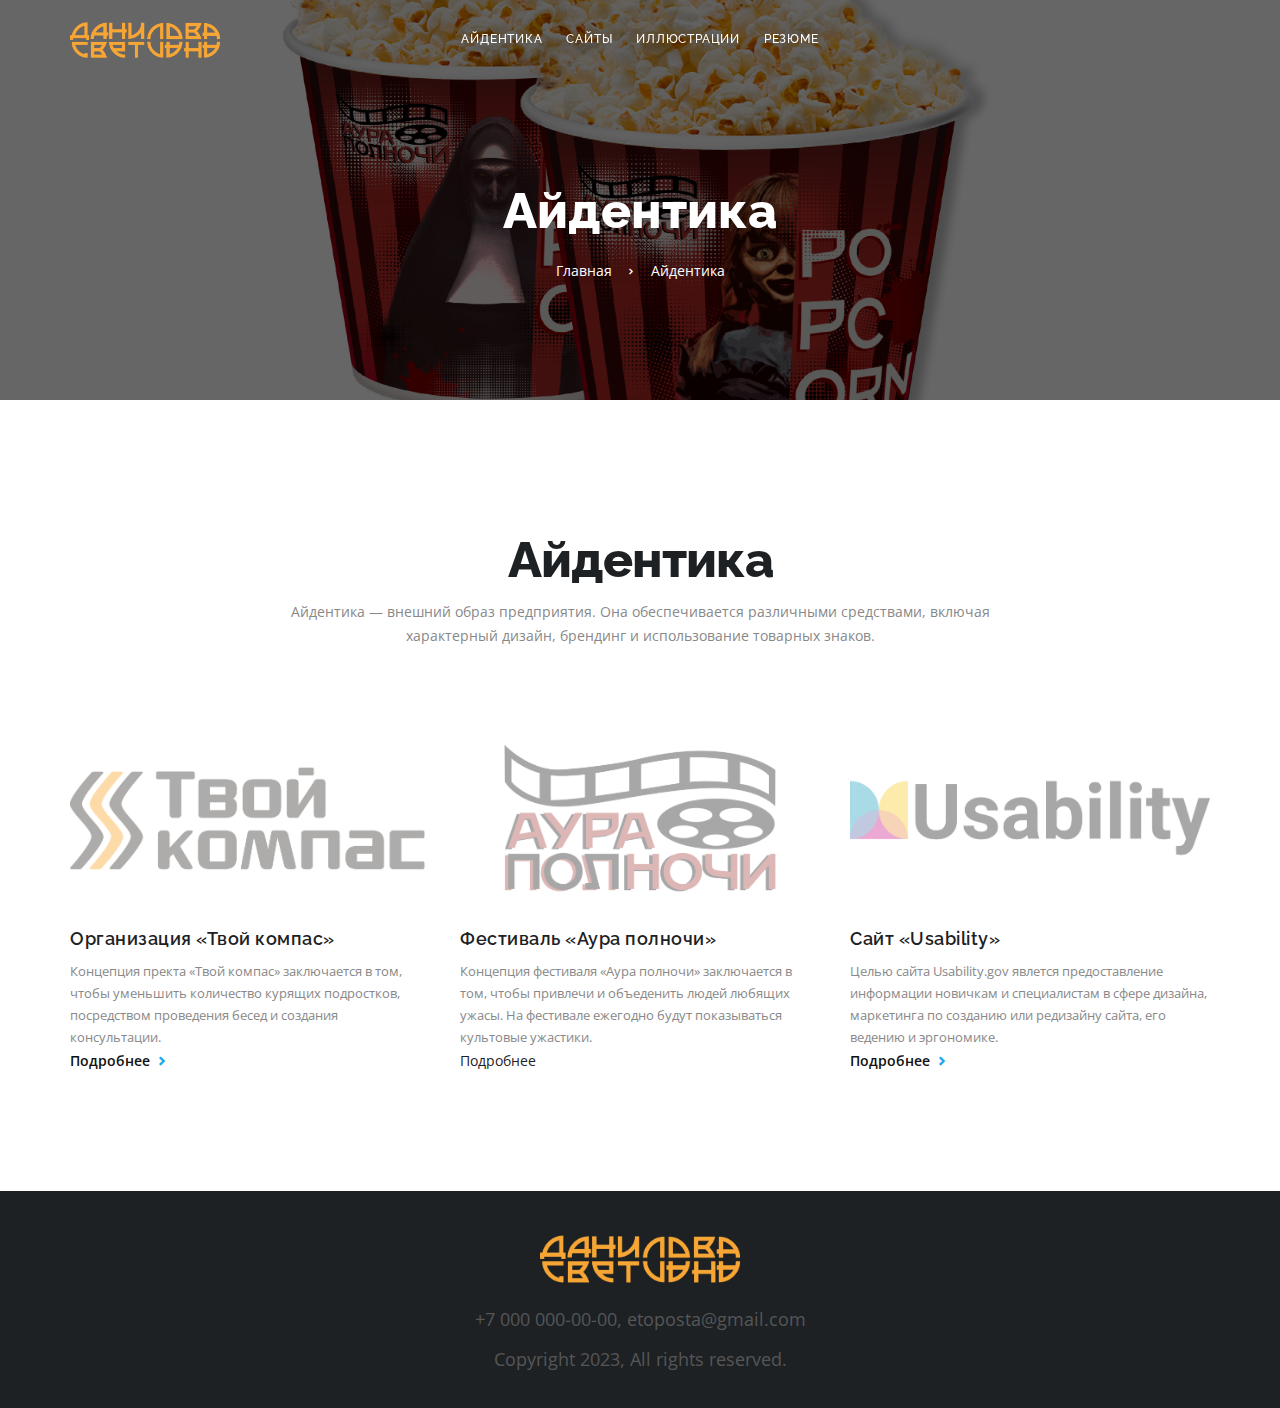
<file: chapter1.html>
<!DOCTYPE html>
<html lang="ru">
<head>
<!--== Cтандарт кодирования символов, позволяющий более компактно хранить и передавать символы ==-->
<meta charset="utf-8">
<!--== Адаптивная верстка — контроль масштаба отображения страницы ==-->
<meta name="viewport" content="width=device-width, initial-scale=1">
<!--== Призывает Internet Explorer работать в определённом режиме документа ==-->
<meta http-equiv="X-UA-Compatible" content="IE=edge">
<title>Portfolio - Identity</title>
<link rel="shortcut icon" href="assets/images/Фавиконка.svg">

<!-- Основные таблицы стилей -->
<link rel="stylesheet" href="assets/css/master.css">
<!-- Адаптивные таблицы стилей -->
<link rel="stylesheet" href="assets/css/responsive.css">

</head>
<body>


<!--== Начало контейнера ==-->
<div class="wrapper">


  <!--== Шапка начало ==-->
  <nav class="navbar navbar-default navbar-fixed navbar-transparent white bootsnav on no-full no-border studio">
    <div class="container">

      <!--== Навигация по логотипу ==-->
      <div class="navbar-header">
        <button type="button" class="navbar-toggle" data-toggle="collapse" data-target="#navbar-menu"> <i class="tr-icon ion-android-menu"></i> </button>
        <div class="logo"> <a href="index.html"><img class="logo logo-display" src="assets/images/logo orange.png" alt=""> <img class="logo logo-scrolled" src="assets/images/logo orange.png" alt=""> </a> </div>
      </div>

      <!--== Навигация главного меню ==-->
      <div class="collapse navbar-collapse" id="navbar-menu">
        <ul class="nav navbar-nav navbar-center" data-in="fadeIn" data-out="fadeOut">
          <li><a class="page-scroll" href="chapter1.html">Айдентика</a></li>
          <li><a class="page-scroll" href="chapter2.html">Сайты</a></li>
          <li><a class="page-scroll" href="chapter3.html">Иллюстрации</a></li>
          <li><a class="page-scroll" href="resume.html">Резюме</a></li>
        </ul>
      </div>
    </div>
  </nav>
  <!--== Шапка конец ==-->


  <!--== Баннер-хлебные крошки начало ==-->
  <div class="transition-none">
      <section class="title-hero-bg parallax-effect" style="background-image: url(assets/images/Раздел1.png);">
        <div class="container">
          <div class="row">
            <div class="col-md-12">
              <div class="page-title text-center white-color">
                <h1 class="raleway-font font-800">Айдентика</h1>
                <div class="breadcrumb mt-20">
                    <!-- Хлебные крошки начало -->
                        <ul>
                          <li><a href="index.html">Главная</a></li>
                          <li>Айдентика</li>
                        </ul>
                    <!-- Хлебные крошки конец -->
                </div>
              </div>
            </div>
          </div>

        </div>
      </section>
  </div>
  <!--== Баннер-хлебные крошки конец ==-->


  <!--== Разделы старт ==-->
  <div id="blog" class="white-bg pt-120 pb-120">
    <div class="container">
      <div class="row">
        <div class="col-md-8 centerize-col text-center">
          <div class="section-title">
            <h1>Айдентика</h1>
            <p>
              Айдентика — внешний образ предприятия. Она обеспечивается различными средствами, включая характерный дизайн, брендинг и использование товарных знаков.
            </p>
          </div>
        </div>
      </div>
      <div class="row mt-50">
        <div class="col-md-4 blog-list">
          <div class="post-wrap xs-mb-30 sm-mb-30 wow fadeInLeft" data-wow-delay="0.1s">
            <div class="post-img">
              <div class="item"><img class="img-responsive" src="assets/images/БаннерПродукта1.png" alt=""/></div>
            </div>
            <div class="post-text">
              <h3><a href="identitycompass.html">Организация «Твой компас»</a></h3>
              <p>
                Концепция пректа «Твой компас» заключается в том, чтобы уменьшить количество курящих подростков, посредством проведения бесед и создания консультации.
              </p>
              <a href="identitycompass.html" class="btn-text">Подробнее</a>
            </div>
          </div>
        </div>
        <div class="col-md-4 blog-list">
          <div class="post-wrap wow fadeInRight" data-wow-delay="0.3s">
            <div class="post-img">
              <div class="item"><img class="img-responsive" src="assets/images/БаннерПродукта2.png" alt=""/></div>
            </div>
            <div class="post-text">
              <h3><a href="identityaura.html">Фестиваль «Аура полночи»</a></h3>
              <p>
                Концепция фестиваля «Аура полночи» заключается в том, чтобы привлечи и объеденить людей любящих ужасы. На фестивале ежегодно будут показываться культовые ужастики.
              </p>
              <a href="#" class="identityaura.html">Подробнее</a>
            </div>
          </div>
        </div>
        <div class="col-md-4 blog-list">
          <div class="post-wrap wow fadeInRight" data-wow-delay="0.3s">
            <div class="post-img">
              <div class="item"><img class="img-responsive" src="assets/images/БаннерПродукта3.png" alt=""/></div>
            </div>
            <div class="post-text">
              <h3><a href="identityusability.html">Сайт «Usability»</a></h3>
              <p>
                Целью сайта Usability.gov явлется предоставление информации новичкам и специалистам в сфере дизайна, маркетинга по созданию или редизайну сайта, его ведению и эргономике.
              </p>
              <a href="identityusability.html" class="btn-text">Подробнее</a>
            </div>
          </div>
        </div>
      </div>
    </div>
  </div>
  <!--== Разделы конец ==-->


  <!--== Подвал старт ==-->
  <footer class="footer">
    <div class="footer-copyright">
      <div class="container">
        <div class="row wow fadeInUp" data-wow-delay="0.1s">
          <div class="col-md-8 centerize-col text-center">
            <div class="footer-logo">
              <a href="index.html"><img src="assets/images/logo orange.png" class="img-responsive centerize-col" alt="Footer Logo"/></a>
            </div>
            <div class="copy-right">+7 000 000-00-00, etoposta@gmail.com</div>
            <div class="copy-right">Copyright 2023, All rights reserved.</div>
          </div>
        </div>
      </div>
    </div>
  </footer>
  <!--== Подвал конец ==-->


</div>
<!--== Конец контейнера ==-->

<!--== JS начало ==-->
<script src="assets/js/jquery.min.js"></script>
<script src="assets/js/plugins.js"></script>
<!--== JS конец ==-->

</body>
</html>
</file>
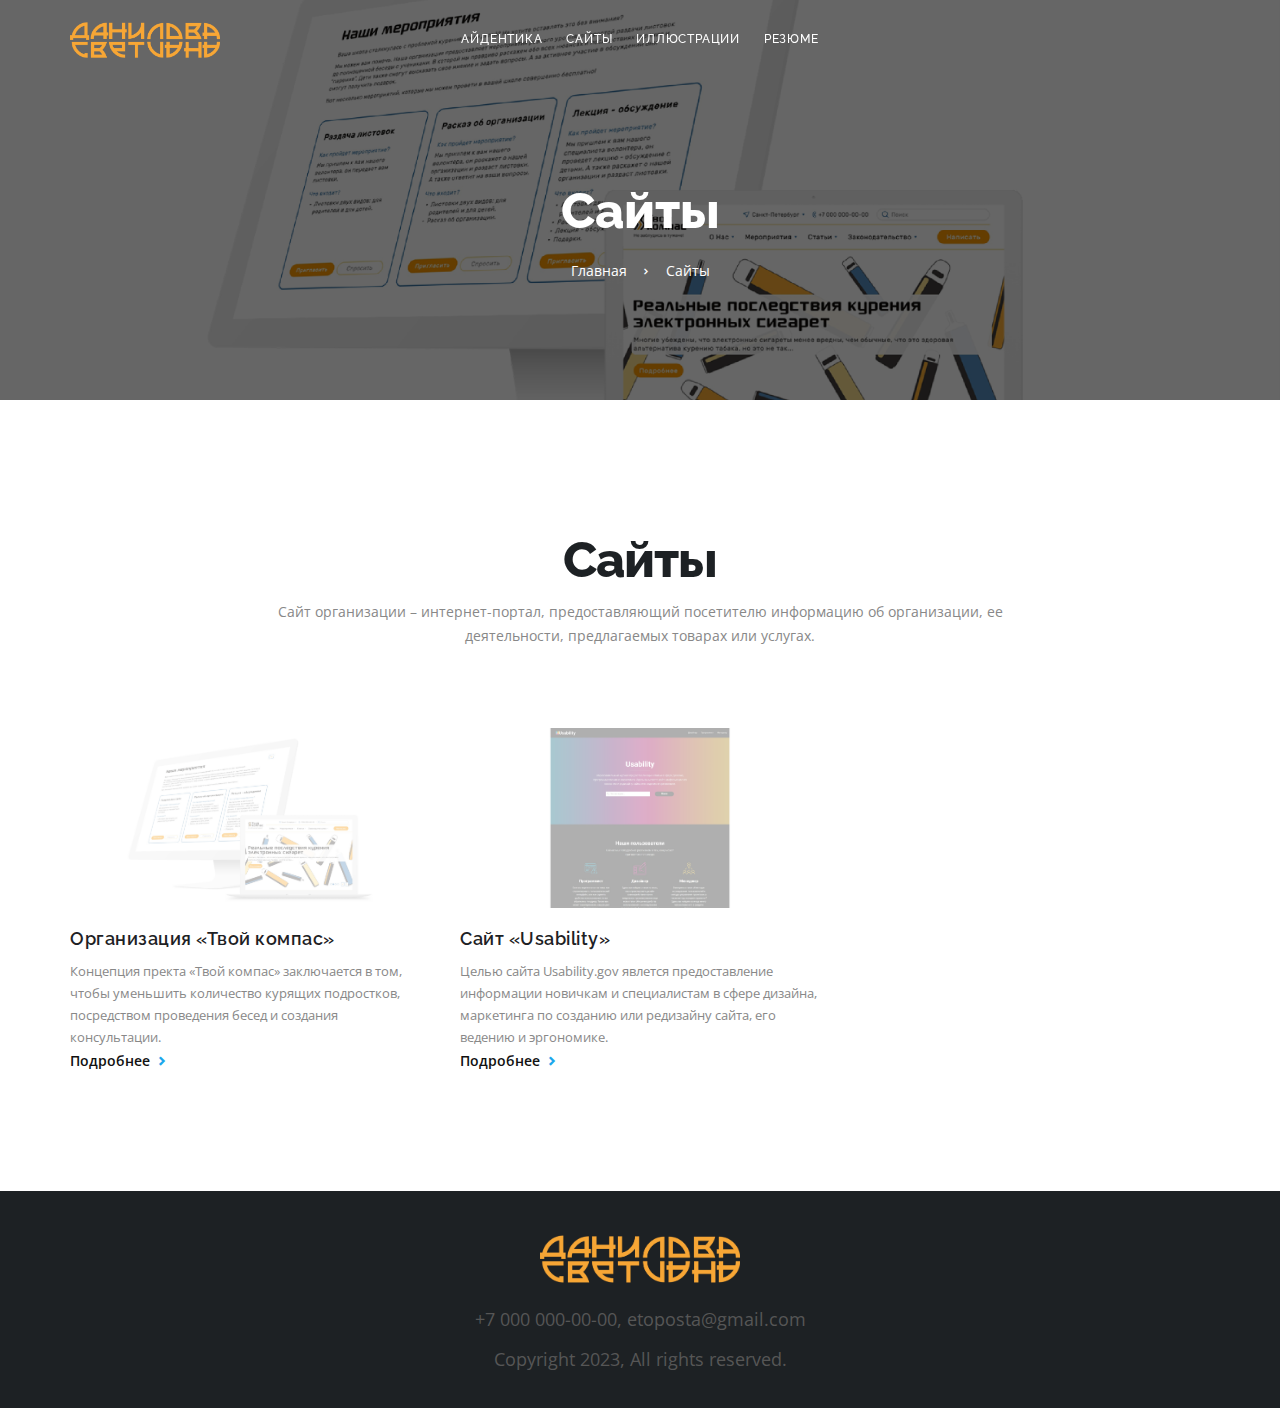
<file: chapter2.html>
<!DOCTYPE html>
<html lang="ru">
<head>
<!--== Cтандарт кодирования символов, позволяющий более компактно хранить и передавать символы ==-->
<meta charset="utf-8">
<!--== Адаптивная верстка — контроль масштаба отображения страницы ==-->
<meta name="viewport" content="width=device-width, initial-scale=1">
<!--== Призывает Internet Explorer работать в определённом режиме документа ==-->
<meta http-equiv="X-UA-Compatible" content="IE=edge">
<title>Portfolio - Site</title>
<link rel="shortcut icon" href="assets/images/Фавиконка.svg">

<!-- Основные таблицы стилей -->
<link rel="stylesheet" href="assets/css/master.css">
<!-- Адаптивные таблицы стилей -->
<link rel="stylesheet" href="assets/css/responsive.css">

</head>
<body>


<!--== Начало контейнера ==-->
<div class="wrapper">


  <!--== Шапка начало ==-->
  <nav class="navbar navbar-default navbar-fixed navbar-transparent white bootsnav on no-full no-border studio">
    <div class="container">

      <!--== Навигация по логотипу ==-->
      <div class="navbar-header">
        <button type="button" class="navbar-toggle" data-toggle="collapse" data-target="#navbar-menu"> <i class="tr-icon ion-android-menu"></i> </button>
        <div class="logo"> <a href="index.html"><img class="logo logo-display" src="assets/images/logo orange.png" alt=""> <img class="logo logo-scrolled" src="assets/images/logo orange.png" alt=""> </a> </div>
      </div>

      <!--== Навигация главного меню ==-->
      <div class="collapse navbar-collapse" id="navbar-menu">
        <ul class="nav navbar-nav navbar-center" data-in="fadeIn" data-out="fadeOut">
          <li><a class="page-scroll" href="chapter1.html">Айдентика</a></li>
          <li><a class="page-scroll" href="chapter2.html">Сайты</a></li>
          <li><a class="page-scroll" href="chapter3.html">Иллюстрации</a></li>
          <li><a class="page-scroll" href="resume.html">Резюме</a></li>
        </ul>
      </div>
    </div>
  </nav>
  <!--== Шапка конец ==-->


  <!--== Баннер-хлебные крошки начало ==-->
  <div class="transition-none">
      <section class="title-hero-bg parallax-effect" style="background-image: url(assets/images/Раздел2.png);">
        <div class="container">
          <div class="row">
            <div class="col-md-12">
              <div class="page-title text-center white-color">
                <h1 class="raleway-font font-800">Сайты</h1>
                <div class="breadcrumb mt-20">
                    <!-- Хлебные крошки начало -->
                        <ul>
                          <li><a href="index.html">Главная</a></li>
                          <li>Сайты</li>
                        </ul>
                    <!-- Хлебные крошки конец -->
                </div>
              </div>
            </div>
          </div>

        </div>
      </section>
  </div>
  <!--== Баннер-хлебные крошки конец ==-->


  <!--== Разделы старт ==-->
  <div id="blog" class="white-bg pt-120 pb-120">
    <div class="container">
      <div class="row">
        <div class="col-md-8 centerize-col text-center">
          <div class="section-title">
            <h1>Сайты</h1>
            <p>
              Сайт организации – интернет-портал, предоставляющий посетителю информацию об организации, ее деятельности, предлагаемых товарах или услугах.
            </p>
          </div>
        </div>
      </div>
      <div class="row mt-50">
        <div class="col-md-4 blog-list">
          <div class="post-wrap xs-mb-30 sm-mb-30 wow fadeInLeft" data-wow-delay="0.1s">
            <div class="post-img">
              <div class="item"><img class="img-responsive" src="assets/images/Раздел2.png" alt=""/></div>
            </div>
            <div class="post-text">
              <h3><a href="sitecompass.html">Организация «Твой компас»</a></h3>
              <p>
                Концепция пректа «Твой компас» заключается в том, чтобы уменьшить количество курящих подростков, посредством проведения бесед и создания консультации.
              </p>
              <a href="sitecompass.html" class="btn-text">Подробнее</a>
            </div>
          </div>
        </div>
        <div class="col-md-4 blog-list">
          <div class="post-wrap wow fadeInRight" data-wow-delay="0.3s">
            <div class="post-img">
              <div class="item"><img class="img-responsive" src="assets/images/СайтМонтажнаяобласть1.png" alt=""/></div>
            </div>
            <div class="post-text">
              <h3><a href="siteusability.html">Сайт «Usability»</a></h3>
              <p>
                Целью сайта Usability.gov явлется предоставление информации новичкам и специалистам в сфере дизайна, маркетинга по созданию или редизайну сайта, его ведению и эргономике.
              </p>
              <a href="siteusability.html" class="btn-text">Подробнее</a>
            </div>
          </div>
        </div>
      </div>
    </div>
  </div>
  <!--== Разделы конец ==-->


  <!--== Подвал старт ==-->
  <footer class="footer">
    <div class="footer-copyright">
      <div class="container">
        <div class="row wow fadeInUp" data-wow-delay="0.1s">
          <div class="col-md-8 centerize-col text-center">
            <div class="footer-logo">
              <a href="index.html"><img src="assets/images/logo orange.png" class="img-responsive centerize-col" alt="Footer Logo"/></a>
            </div>
            <div class="copy-right">+7 000 000-00-00, etoposta@gmail.com</div>
            <div class="copy-right">Copyright 2023, All rights reserved.</div>
          </div>
        </div>
      </div>
    </div>
  </footer>
  <!--== Подвал конец ==-->


</div>
<!--== Конец контейнера ==-->

<!--== JS начало ==-->
<script src="assets/js/jquery.min.js"></script>
<script src="assets/js/plugins.js"></script>
<!--== JS конец ==-->

</body>
</html>
</file>
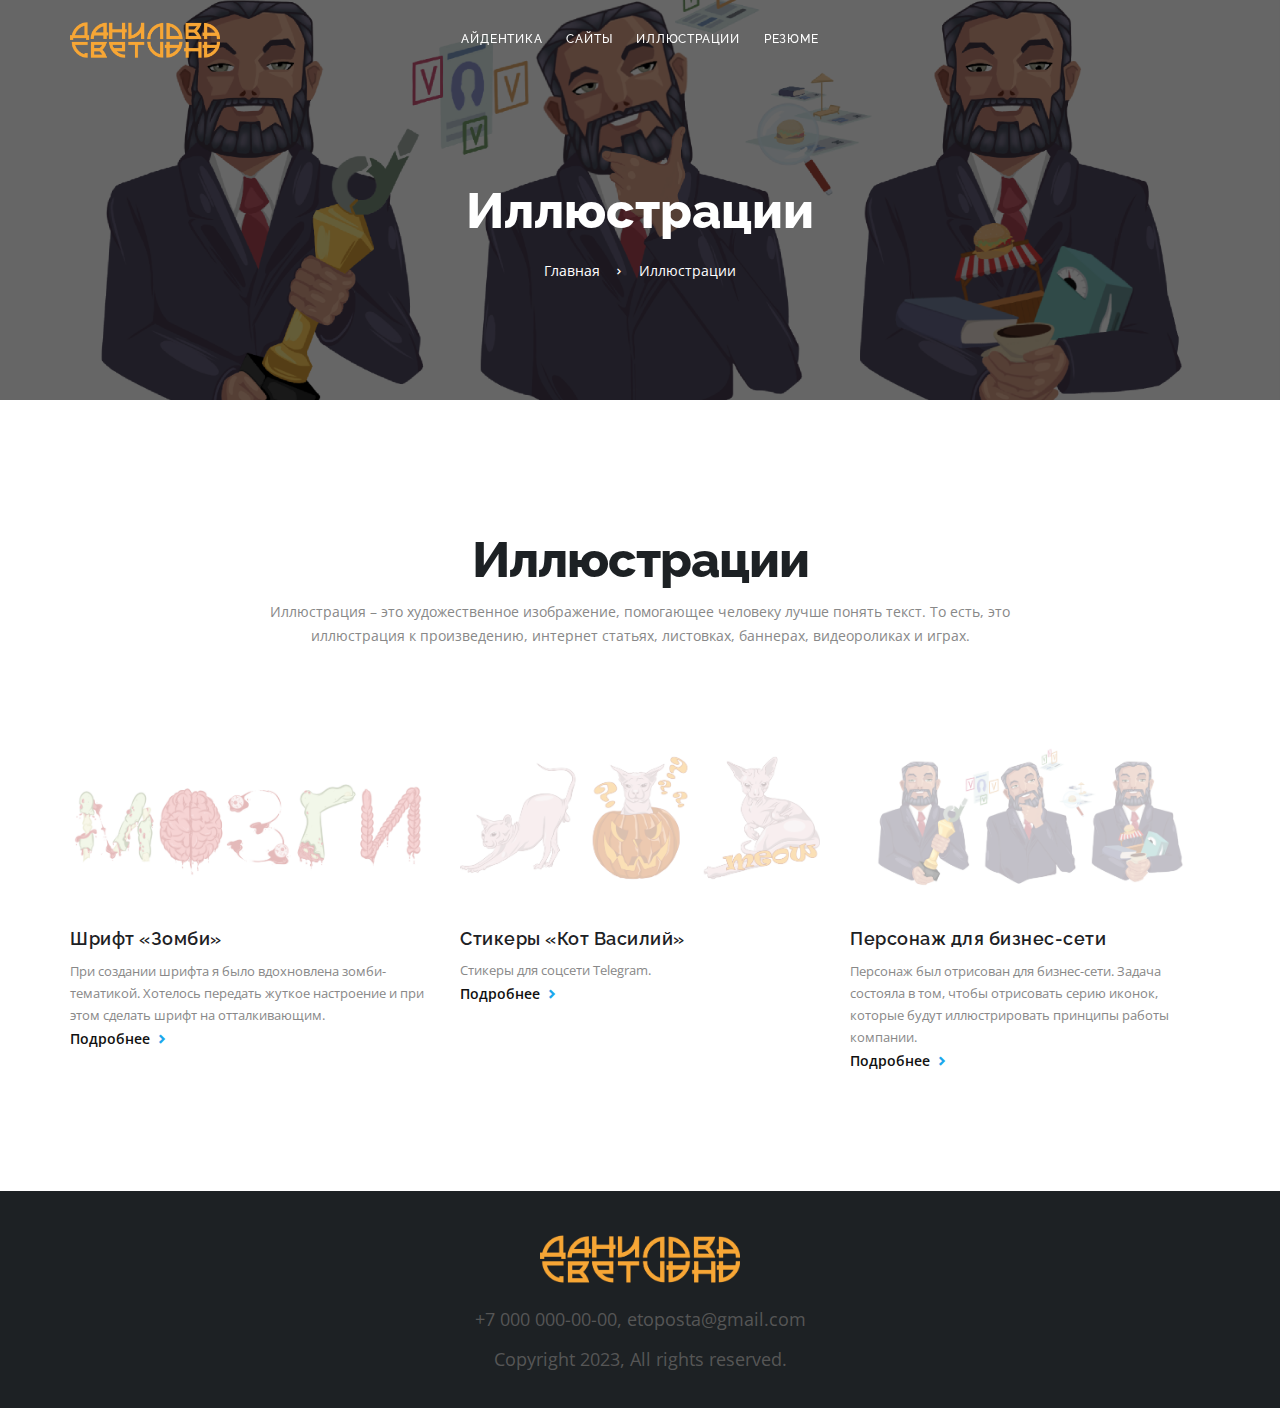
<file: chapter3.html>
<!DOCTYPE html>
<html lang="ru">
<head>
<!--== Cтандарт кодирования символов, позволяющий более компактно хранить и передавать символы ==-->
<meta charset="utf-8">
<!--== Адаптивная верстка — контроль масштаба отображения страницы ==-->
<meta name="viewport" content="width=device-width, initial-scale=1">
<!--== Призывает Internet Explorer работать в определённом режиме документа ==-->
<meta http-equiv="X-UA-Compatible" content="IE=edge">
<title>Portfolio - Ilustration</title>
<link rel="shortcut icon" href="assets/images/Фавиконка.svg">

<!-- Основные таблицы стилей -->
<link rel="stylesheet" href="assets/css/master.css">
<!-- Адаптивные таблицы стилей -->
<link rel="stylesheet" href="assets/css/responsive.css">

</head>
<body>


<!--== Начало контейнера ==-->
<div class="wrapper">


  <!--== Шапка начало ==-->
  <nav class="navbar navbar-default navbar-fixed navbar-transparent white bootsnav on no-full no-border studio">
    <div class="container">

      <!--== Навигация по логотипу ==-->
      <div class="navbar-header">
        <button type="button" class="navbar-toggle" data-toggle="collapse" data-target="#navbar-menu"> <i class="tr-icon ion-android-menu"></i> </button>
        <div class="logo"> <a href="index.html"><img class="logo logo-display" src="assets/images/logo orange.png" alt=""> <img class="logo logo-scrolled" src="assets/images/logo orange.png" alt=""> </a> </div>
      </div>

      <!--== Навигация главного меню ==-->
      <div class="collapse navbar-collapse" id="navbar-menu">
        <ul class="nav navbar-nav navbar-center" data-in="fadeIn" data-out="fadeOut">
          <li><a class="page-scroll" href="chapter1.html">Айдентика</a></li>
          <li><a class="page-scroll" href="chapter2.html">Сайты</a></li>
          <li><a class="page-scroll" href="chapter3.html">Иллюстрации</a></li>
          <li><a class="page-scroll" href="resume.html">Резюме</a></li>
        </ul>
      </div>
    </div>
  </nav>
  <!--== Шапка конец ==-->


  <!--== Баннер-хлебные крошки начало ==-->
  <div class="transition-none">
      <section class="title-hero-bg parallax-effect" style="background-image: url(assets/images/Раздел3.png);">
        <div class="container">
          <div class="row">
            <div class="col-md-12">
              <div class="page-title text-center white-color">
                <h1 class="raleway-font font-800">Иллюстрации</h1>
                <div class="breadcrumb mt-20">
                    <!-- Хлебные крошки начало -->
                        <ul>
                          <li><a href="index.html">Главная</a></li>
                          <li>Иллюстрации</li>
                        </ul>
                    <!-- Хлебные крошки конец -->
                </div>
              </div>
            </div>
          </div>

        </div>
      </section>
  </div>
  <!--== Баннер-хлебные крошки конец ==-->


  <!--== Разделы старт ==-->
  <div id="blog" class="white-bg pt-120 pb-120">
    <div class="container">
      <div class="row">
        <div class="col-md-8 centerize-col text-center">
          <div class="section-title">
            <h1>Иллюстрации</h1>
            <p>
              Иллюстрация – это художественное изображение, помогающее человеку лучше понять текст. То есть, это иллюстрация к произведению, интернет статьях, листовках, баннерах, видеороликах и играх.
            </p>
          </div>
        </div>
      </div>
      <div class="row mt-50">
        <div class="col-md-4 blog-list">
          <div class="post-wrap xs-mb-30 sm-mb-30 wow fadeInLeft" data-wow-delay="0.1s">
            <div class="post-img">
              <div class="item"><img class="img-responsive" src="assets/images/Иллюстрации3.png" alt=""/></div>
            </div>
            <div class="post-text">
              <h3><a href="illustrationszombi.html">Шрифт «Зомби»</a></h3>
              <p>
                При создании шрифта я было вдохновлена зомби-тематикой. Хотелось передать жуткое настроение и при этом сделать шрифт на отталкивающим.
              </p>
              <a href="illustrationszombi.html" class="btn-text">Подробнее</a>
            </div>
          </div>
        </div>
        <div class="col-md-4 blog-list">
          <div class="post-wrap wow fadeInRight" data-wow-delay="0.3s">
            <div class="post-img">
              <div class="item"><img class="img-responsive" src="assets/images/Иллюстрации2.png" alt=""/></div>
            </div>
            <div class="post-text">
              <h3><a href="illustrationscat.html">Стикеры «Кот Василий»</a></h3>
              <p>
                Стикеры для соцсети Telegram.
              </p>
              <a href="illustrationscat.html" class="btn-text">Подробнее</a>
            </div>
          </div>
        </div>
        <div class="col-md-4 blog-list">
          <div class="post-wrap wow fadeInRight" data-wow-delay="0.3s">
            <div class="post-img">
              <div class="item"><img class="img-responsive" src="assets/images/Раздел3.png" alt=""/></div>
            </div>
            <div class="post-text">
              <h3><a href="illustrationscharacter.html">Персонаж для бизнес-сети</a></h3>
              <p>
                Персонаж был отрисован для бизнес-сети. Задача состояла в том, чтобы отрисовать серию иконок, которые будут иллюстрировать принципы работы компании.
              </p>
              <a href="illustrationscharacter.html" class="btn-text">Подробнее</a>
            </div>
          </div>
        </div>
      </div>
    </div>
  </div>
  <!--== Разделы конец ==-->


  <!--== Подвал старт ==-->
  <footer class="footer">
    <div class="footer-copyright">
      <div class="container">
        <div class="row wow fadeInUp" data-wow-delay="0.1s">
          <div class="col-md-8 centerize-col text-center">
            <div class="footer-logo">
              <a href="index.html"><img src="assets/images/logo orange.png" class="img-responsive centerize-col" alt="Footer Logo"/></a>
            </div>
            <div class="copy-right">+7 000 000-00-00, etoposta@gmail.com</div>
            <div class="copy-right">Copyright 2023, All rights reserved.</div>
          </div>
        </div>
      </div>
    </div>
  </footer>
  <!--== Подвал конец ==-->


</div>
<!--== Конец контейнера ==-->

<!--== JS начало ==-->
<script src="assets/js/jquery.min.js"></script>
<script src="assets/js/plugins.js"></script>
<!--== JS конец ==-->

</body>
</html>
</file>
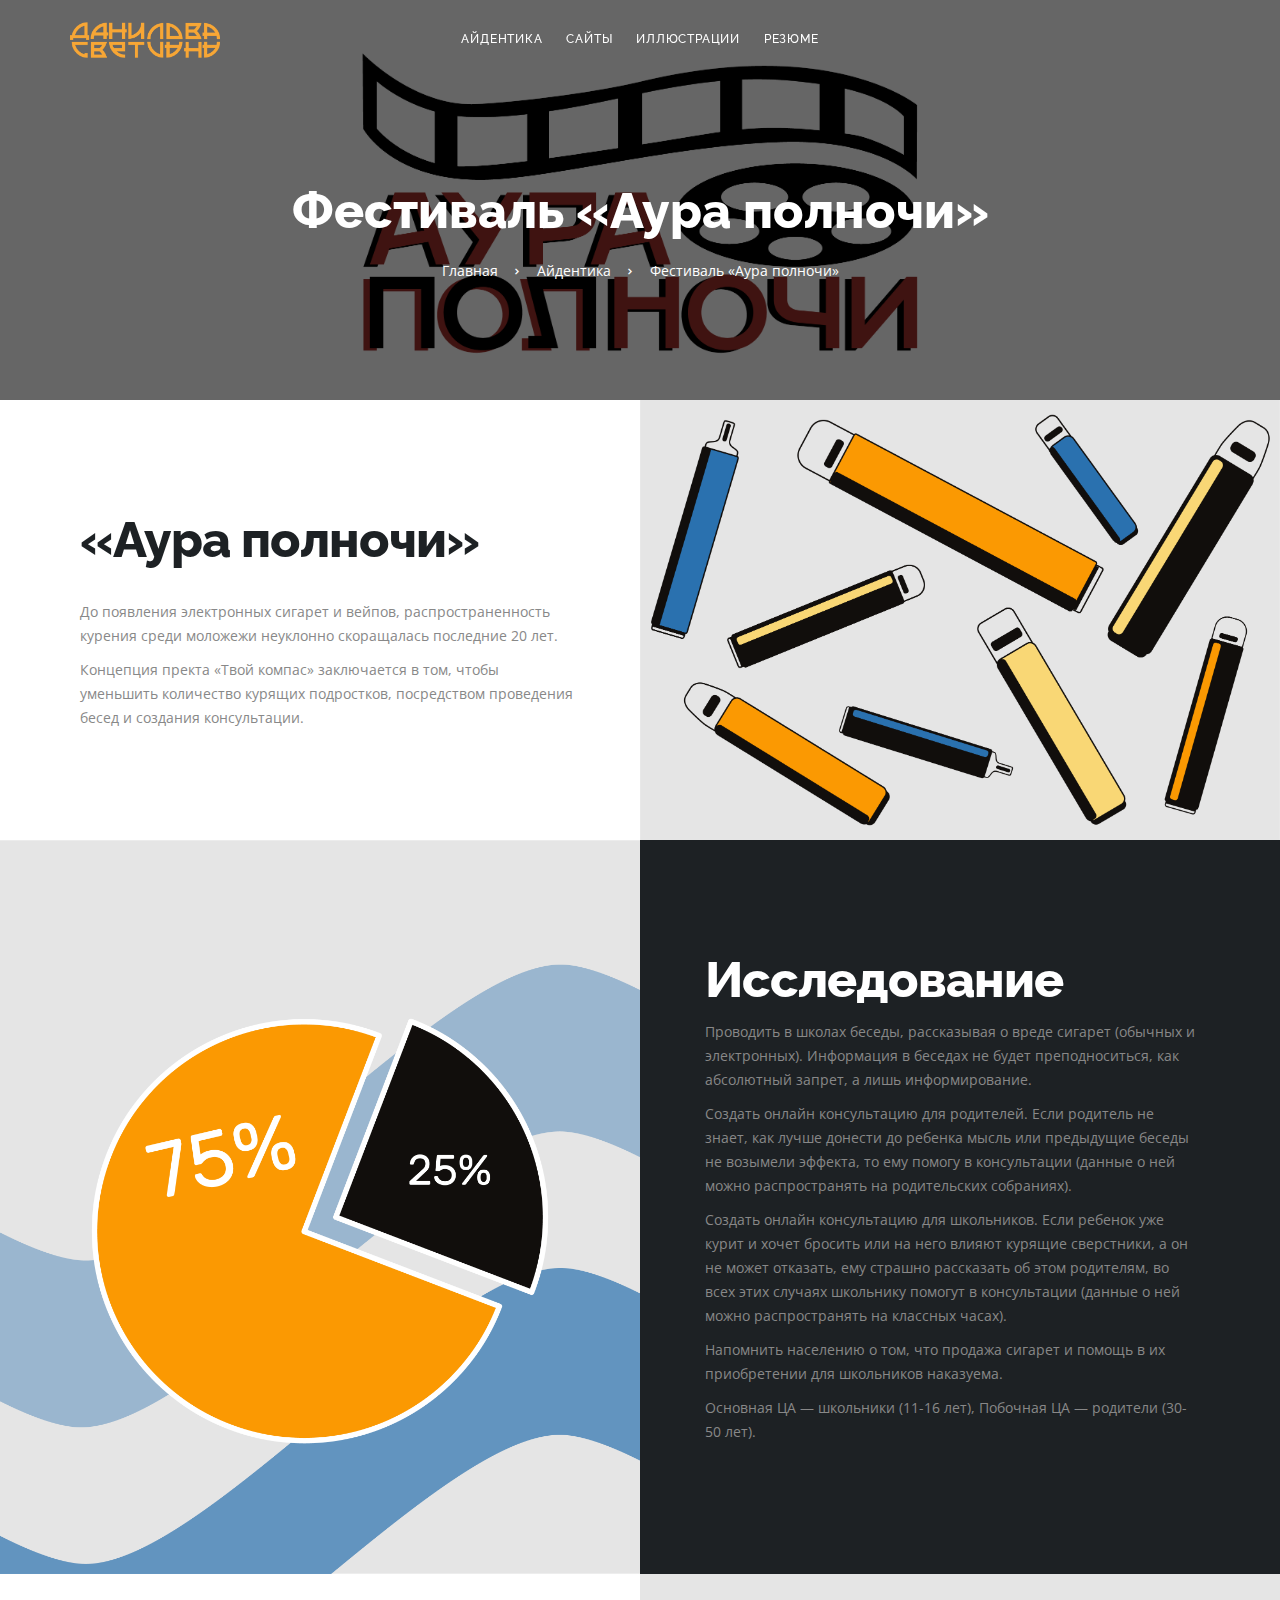
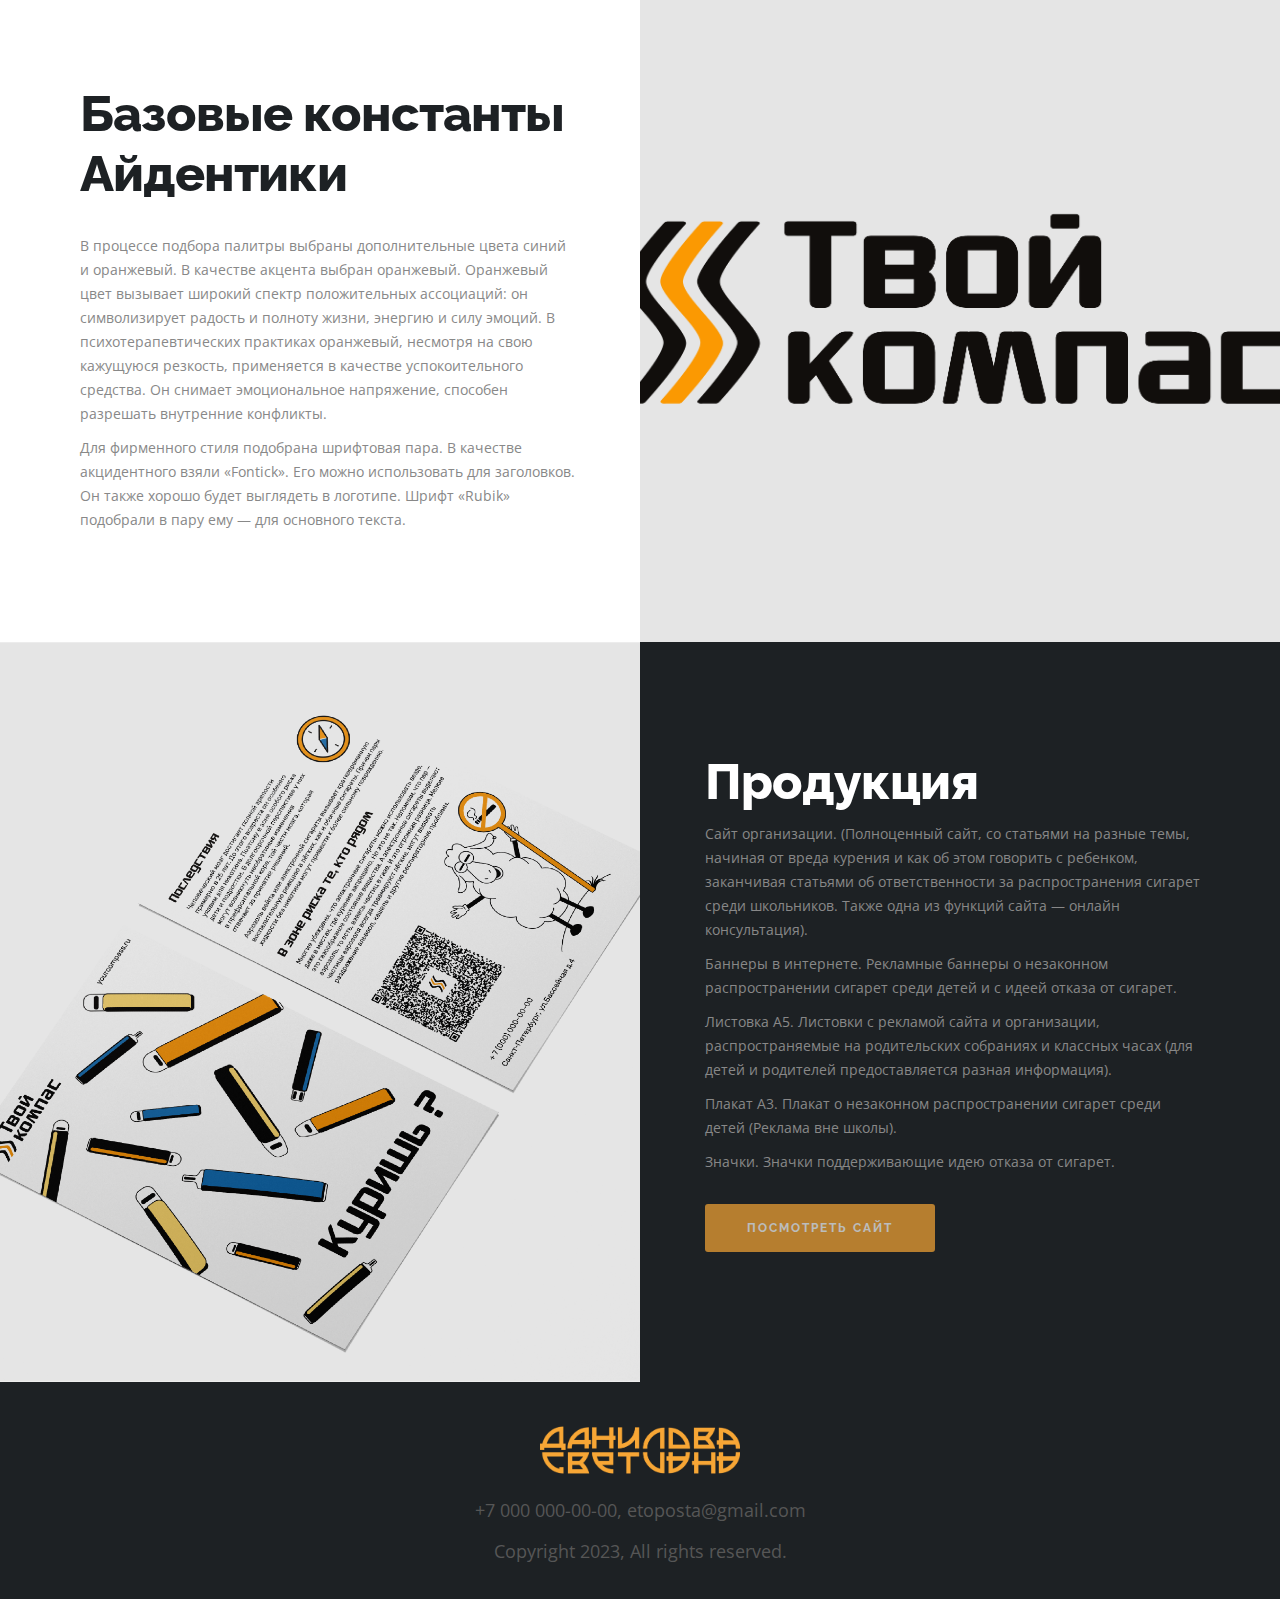
<file: identityaura.html>
<!DOCTYPE html>
<html lang="ru">
<head>
<!--== Cтандарт кодирования символов, позволяющий более компактно хранить и передавать символы ==-->
<meta charset="utf-8">
<!--== Адаптивная верстка — контроль масштаба отображения страницы ==-->
<meta name="viewport" content="width=device-width, initial-scale=1">
<!--== Призывает Internet Explorer работать в определённом режиме документа ==-->
<meta http-equiv="X-UA-Compatible" content="IE=edge">
<title>Portfolio - Identity - Aura</title>
<link rel="shortcut icon" href="assets/images/Фавиконка.svg">

<!-- Основные таблицы стилей -->
<link rel="stylesheet" href="assets/css/master.css">
<!-- Адаптивные таблицы стилей -->
<link rel="stylesheet" href="assets/css/responsive.css">

</head>
<body>


<!--== Начало контейнера ==-->
<div class="wrapper">


  <!--== Шапка начало ==-->
  <nav class="navbar navbar-default navbar-fixed navbar-transparent white bootsnav on no-full no-border studio">
    <div class="container">

      <!--== Навигация по логотипу ==-->
      <div class="navbar-header">
        <button type="button" class="navbar-toggle" data-toggle="collapse" data-target="#navbar-menu"> <i class="tr-icon ion-android-menu"></i> </button>
        <div class="logo"> <a href="index.html"><img class="logo logo-display" src="assets/images/logo orange.png" alt=""> <img class="logo logo-scrolled" src="assets/images/logo orange.png" alt=""> </a> </div>
      </div>

      <!--== Навигация главного меню ==-->
      <div class="collapse navbar-collapse" id="navbar-menu">
        <ul class="nav navbar-nav navbar-center" data-in="fadeIn" data-out="fadeOut">
          <li><a class="page-scroll" href="chapter1.html">Айдентика</a></li>
          <li><a class="page-scroll" href="chapter2.html">Сайты</a></li>
          <li><a class="page-scroll" href="chapter3.html">Иллюстрации</a></li>
          <li><a class="page-scroll" href="resume.html">Резюме</a></li>
        </ul>
      </div>
    </div>
  </nav>
  <!--== Шапка конец ==-->


  <!--== Баннер-хлебные крошки начало ==-->
  <div class="transition-none">
      <section class="title-hero-bg parallax-effect" style="background-image: url(assets/images/БаннерДет2.png);">
        <div class="container">
          <div class="row">
            <div class="col-md-12">
              <div class="page-title text-center white-color">
                <h1 class="raleway-font font-800">Фестиваль «Аура полночи»</h1>
                <div class="breadcrumb mt-20">
                    <!-- Хлебные крошки начало -->
                        <ul>
                          <li><a href="index.html">Главная</a></li>
                          <li><a href="chapter1.html">Айдентика</a></li>
                          <li>Фестиваль «Аура полночи»</li>
                        </ul>
                    <!-- Хлебные крошки конец -->
                </div>
              </div>
            </div>
          </div>

        </div>
      </section>
  </div>
  <!--== Баннер-хлебные крошки конец ==-->


    <!--== 1-Блок проекта начало ==-->
  <div class="white-bg pt-0 pb-0 sm-pt-50 sm-pb-50 about-section">
    <div class="col-md-6 col-sm-6 bg-flex bg-flex-right">
      <div class="bg-flex-holder bg-flex-cover" style="background-image: url(assets/images/БаннерКомпас.png);"></div>
    </div>
    <div class="container-fluid">
      <div class="col-md-6 col-sm-6">
          <div class="col-inner spacer text-left wow fadeInRight" data-wow-delay="0.2s">
            <div class="mission-section xs-mb-80">
              <div class="section-title">
                <h1>«Аура полночи»</h1>
              </div>
              <p>
                До появления электронных сигарет и вейпов, распространенность курения среди моложежи неуклонно скоращалась последние 20 лет.
              </p>
              <p>
                Концепция пректа «Твой компас» заключается в том, чтобы уменьшить количество курящих подростков, посредством проведения бесед и создания консультации.
              </p>
          </div>
          </div>
        </div>
      </div>
  </div>
  <!--== 1-Блок проекта конец ==-->


    <!--== 2-Блок проекта начало ==-->
  <div class="dark-bg pt-0 pb-0 about-section sm-pt-50 sm-pb-50" id="about">
    <div class="col-md-6 col-sm-6 bg-flex bg-flex-left">
      <div class="bg-flex-holder bg-flex-cover" style="background-image: url(assets/images/БаннерКомпас1.png);"></div>
    </div>
    <div class="container-fluid">
      <div class="col-md-6 col-sm-6 col-md-offset-6 col-sm-offset-6">
          <div class="col-inner spacer text-left wow fadeInLeft" data-wow-delay="0.1s">
            <div class="mission-section xs-mb-80">
              <div class="section-title">
                <h1 class="white-color">Исследование</h1>
                <p>Проводить в школах беседы, рассказывая о вреде сигарет (обычных и электронных). Информация в беседах не будет преподноситься, как абсолютный запрет, а лишь информирование.</p>
                <p>Создать онлайн консультацию для родителей. Если родитель не знает, как лучше донести до ребенка мысль или предыдущие беседы не возымели эффекта, то ему помогу в консультации (данные о ней можно распространять на родительских собраниях).
                </p>
                <p>Создать онлайн консультацию для школьников. Если ребенок уже курит и хочет бросить или на него влияют курящие сверстники, а он не может отказать, ему страшно рассказать об этом родителям, во всех этих случаях школьнику помогут в консультации (данные о ней можно распространять на классных часах).
                </p>
                <p>Напомнить населению о том, что продажа сигарет и помощь в их приобретении для школьников наказуема.
                </p>
                <p>Основная ЦА — школьники (11-16 лет), Побочная ЦА — родители (30-50 лет).
                </p>
              </div>
            </div>
          </div>
        </div>
      </div>
  </div>
  <!--== 2-Блок проекта конец ==-->


      <!--== 3-Блок проекта начало ==-->
  <div class="white-bg pt-0 pb-0 sm-pt-50 sm-pb-50 about-section">
    <div class="col-md-6 col-sm-6 bg-flex bg-flex-right">
      <div class="bg-flex-holder bg-flex-cover" style="background-image: url(assets/images/БаннерКомпасЛого.png);"></div>
    </div>
    <div class="container-fluid">
      <div class="col-md-6 col-sm-6">
          <div class="col-inner spacer text-left wow fadeInRight" data-wow-delay="0.2s">
            <div class="mission-section xs-mb-80">
              <div class="section-title">
                <h1>Базовые константы Айдентики</h1>
              </div>
              <p>
                В процессе подбора палитры выбраны дополнительные цвета синий и оранжевый. В качестве акцента выбран оранжевый. Оранжевый цвет вызывает широкий спектр положительных ассоциаций: он символизирует радость и полноту жизни, энергию и силу эмоций. В психотерапевтических практиках оранжевый, несмотря на свою кажущуюся резкость, применяется в качестве успокоительного средства. Он снимает эмоциональное напряжение, способен разрешать внутренние конфликты.
              </p>
              <p>
                Для фирменного стиля подобрана шрифтовая пара. В качестве акцидентного взяли «Fontick». Его можно использовать для заголовков. Он также хорошо будет выглядеть в логотипе. Шрифт «Rubik» подобрали в пару ему — для основного текста.
              </p>
          </div>
          </div>
        </div>
      </div>
  </div>
  <!--== 3-Блок проекта конец ==-->


      <!--== 4-Блок проекта начало ==-->
  <div class="dark-bg pt-0 pb-0 about-section sm-pt-50 sm-pb-50" id="about">
    <div class="col-md-6 col-sm-6 bg-flex bg-flex-left">
      <div class="bg-flex-holder bg-flex-cover" style="background-image: url(assets/images/БаннерЛистовка.png);"></div>
    </div>
    <div class="container-fluid">
      <div class="col-md-6 col-sm-6 col-md-offset-6 col-sm-offset-6">
          <div class="col-inner spacer text-left wow fadeInLeft" data-wow-delay="0.1s">
            <div class="mission-section xs-mb-80">
              <div class="section-title">
                <h1 class="white-color">Продукция</h1>
                <p>Сайт организации. (Полноценный сайт, со статьями на разные темы, начиная от вреда курения и как об этом говорить с ребенком, заканчивая статьями об ответственности за распространения сигарет среди школьников. Также одна из функций сайта — онлайн консультация).
                </p>
                <p>
                  Баннеры в интернете. Рекламные баннеры о незаконном распространении сигарет среди детей и с идеей отказа от сигарет.
                </p>
                <p>
                  Листовка А5. Листовки с рекламой сайта и организации, распространяемые на родительских собраниях и классных часах (для детей и родителей предоставляется разная информация).
                </p>
                <p>
                  Плакат А3. Плакат о незаконном распространении сигарет среди детей (Реклама вне школы).
                </p>
                <p>
                  Значки. Значки поддерживающие идею отказа от сигарет.
                </p>
                <p class="mt-30">
                <a class="btn btn-lg btn-color btn-default" href="sitecompass.html">Посмотреть сайт</a>
                </p>
              </div>
            </div>
          </div>
        </div>
      </div>
  </div>
  <!--== 4-Блок проекта конец ==-->


  <!--== Подвал старт ==-->
  <footer class="footer">
    <div class="footer-copyright">
      <div class="container">
        <div class="row wow fadeInUp" data-wow-delay="0.1s">
          <div class="col-md-8 centerize-col text-center">
            <div class="footer-logo">
              <a href="index.html"><img src="assets/images/logo orange.png" class="img-responsive centerize-col" alt="Footer Logo"/></a>
            </div>
            <div class="copy-right">+7 000 000-00-00, etoposta@gmail.com</div>
            <div class="copy-right">Copyright 2023, All rights reserved.</div>
          </div>
        </div>
      </div>
    </div>
  </footer>
  <!--== Подвал конец ==-->


</div>
<!--== Конец контейнера ==-->

<!--== JS начало ==-->
<script src="assets/js/jquery.min.js"></script>
<script src="assets/js/plugins.js"></script>
<!--== JS конец ==-->

</body>
</html>
</file>
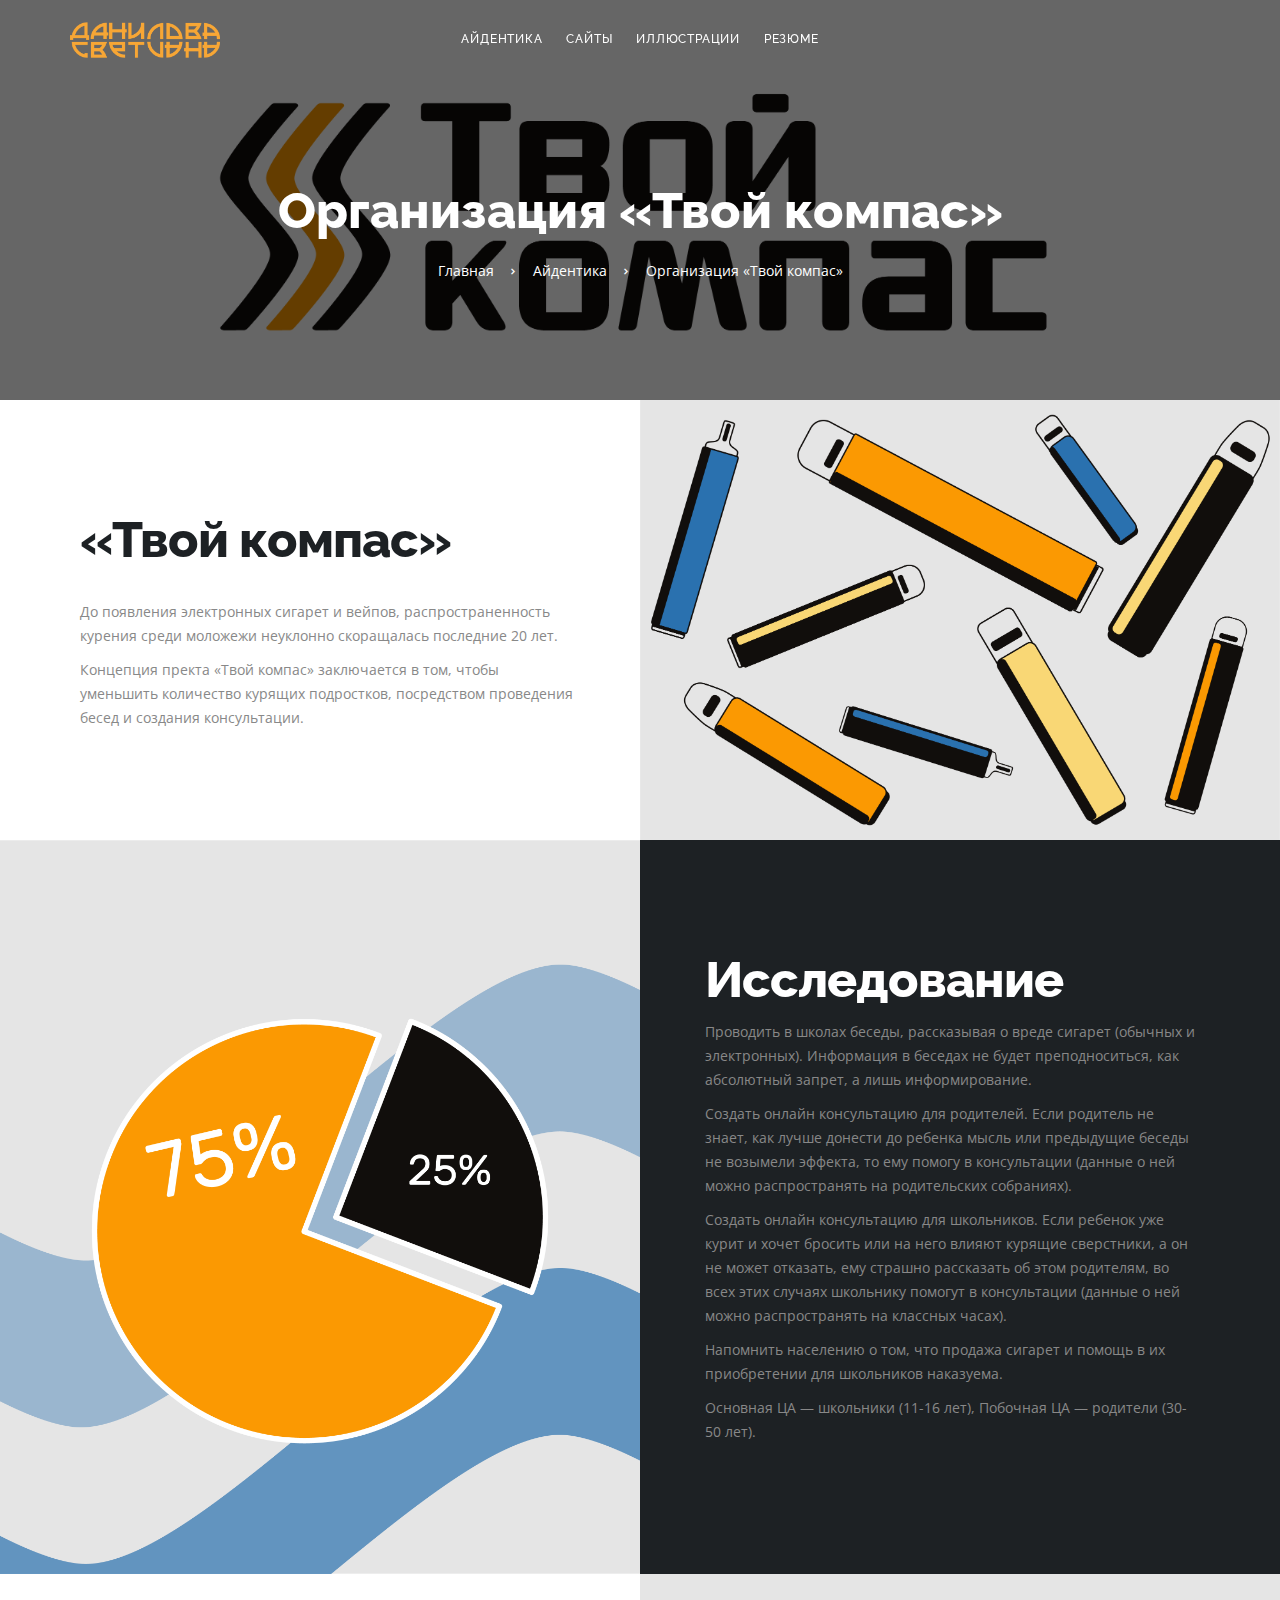
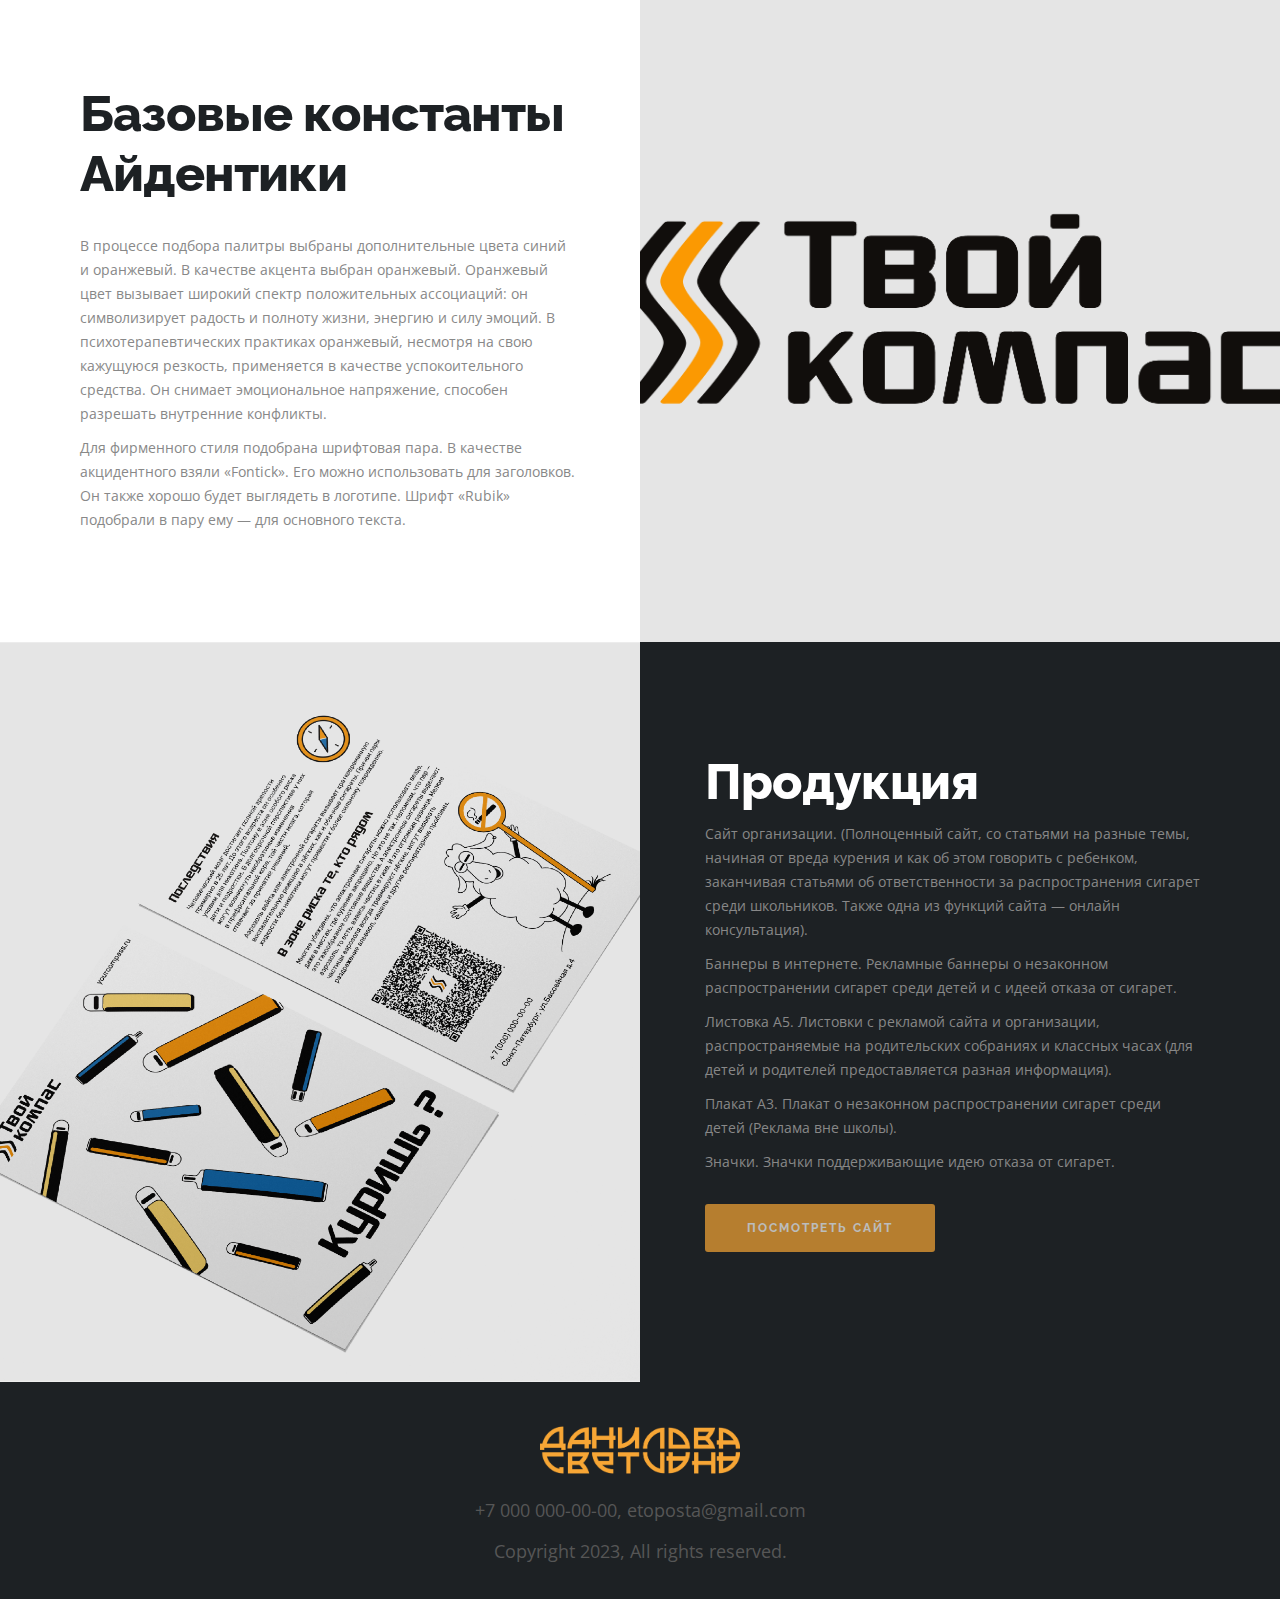
<file: identitycompass.html>
<!DOCTYPE html>
<html lang="ru">
<head>
<!--== Cтандарт кодирования символов, позволяющий более компактно хранить и передавать символы ==-->
<meta charset="utf-8">
<!--== Адаптивная верстка — контроль масштаба отображения страницы ==-->
<meta name="viewport" content="width=device-width, initial-scale=1">
<!--== Призывает Internet Explorer работать в определённом режиме документа ==-->
<meta http-equiv="X-UA-Compatible" content="IE=edge">
<title>Portfolio - Identity - Compass</title>
<link rel="shortcut icon" href="assets/images/Фавиконка.svg">

<!-- Основные таблицы стилей -->
<link rel="stylesheet" href="assets/css/master.css">
<!-- Адаптивные таблицы стилей -->
<link rel="stylesheet" href="assets/css/responsive.css">

</head>
<body>


<!--== Начало контейнера ==-->
<div class="wrapper">


  <!--== Шапка начало ==-->
  <nav class="navbar navbar-default navbar-fixed navbar-transparent white bootsnav on no-full no-border studio">
    <div class="container">

      <!--== Навигация по логотипу ==-->
      <div class="navbar-header">
        <button type="button" class="navbar-toggle" data-toggle="collapse" data-target="#navbar-menu"> <i class="tr-icon ion-android-menu"></i> </button>
        <div class="logo"> <a href="index.html"><img class="logo logo-display" src="assets/images/logo orange.png" alt=""> <img class="logo logo-scrolled" src="assets/images/logo orange.png" alt=""> </a> </div>
      </div>

      <!--== Навигация главного меню ==-->
      <div class="collapse navbar-collapse" id="navbar-menu">
        <ul class="nav navbar-nav navbar-center" data-in="fadeIn" data-out="fadeOut">
          <li><a class="page-scroll" href="chapter1.html">Айдентика</a></li>
          <li><a class="page-scroll" href="chapter2.html">Сайты</a></li>
          <li><a class="page-scroll" href="chapter3.html">Иллюстрации</a></li>
          <li><a class="page-scroll" href="resume.html">Резюме</a></li>
        </ul>
      </div>
    </div>
  </nav>
  <!--== Шапка конец ==-->


  <!--== Баннер-хлебные крошки начало ==-->
  <div class="transition-none">
      <section class="title-hero-bg parallax-effect" style="background-image: url(assets/images/БаннерДет.png);">
        <div class="container">
          <div class="row">
            <div class="col-md-12">
              <div class="page-title text-center white-color">
                <h1 class="raleway-font font-800">Организация «Твой компас»</h1>
                <div class="breadcrumb mt-20">
                    <!-- Хлебные крошки начало -->
                        <ul>
                          <li><a href="index.html">Главная</a></li>
                          <li><a href="chapter1.html">Айдентика</a></li>
                          <li>Организация «Твой компас»</li>
                        </ul>
                    <!-- Хлебные крошки конец -->
                </div>
              </div>
            </div>
          </div>

        </div>
      </section>
  </div>
  <!--== Баннер-хлебные крошки конец ==-->


    <!--== 1-Блок проекта начало ==-->
  <div class="white-bg pt-0 pb-0 sm-pt-50 sm-pb-50 about-section">
    <div class="col-md-6 col-sm-6 bg-flex bg-flex-right">
      <div class="bg-flex-holder bg-flex-cover" style="background-image: url(assets/images/БаннерКомпас.png);"></div>
    </div>
    <div class="container-fluid">
      <div class="col-md-6 col-sm-6">
          <div class="col-inner spacer text-left wow fadeInRight" data-wow-delay="0.2s">
            <div class="mission-section xs-mb-80">
              <div class="section-title">
                <h1>«Твой компас»</h1>
              </div>
              <p>
                До появления электронных сигарет и вейпов, распространенность курения среди моложежи неуклонно скоращалась последние 20 лет.
              </p>
              <p>
                Концепция пректа «Твой компас» заключается в том, чтобы уменьшить количество курящих подростков, посредством проведения бесед и создания консультации.
              </p>
          </div>
          </div>
        </div>
      </div>
  </div>
  <!--== 1-Блок проекта конец ==-->


    <!--== 2-Блок проекта начало ==-->
  <div class="dark-bg pt-0 pb-0 about-section sm-pt-50 sm-pb-50" id="about">
    <div class="col-md-6 col-sm-6 bg-flex bg-flex-left">
      <div class="bg-flex-holder bg-flex-cover" style="background-image: url(assets/images/БаннерКомпас1.png);"></div>
    </div>
    <div class="container-fluid">
      <div class="col-md-6 col-sm-6 col-md-offset-6 col-sm-offset-6">
          <div class="col-inner spacer text-left wow fadeInLeft" data-wow-delay="0.1s">
            <div class="mission-section xs-mb-80">
              <div class="section-title">
                <h1 class="white-color">Исследование</h1>
                <p>Проводить в школах беседы, рассказывая о вреде сигарет (обычных и электронных). Информация в беседах не будет преподноситься, как абсолютный запрет, а лишь информирование.</p>
                <p>Создать онлайн консультацию для родителей. Если родитель не знает, как лучше донести до ребенка мысль или предыдущие беседы не возымели эффекта, то ему помогу в консультации (данные о ней можно распространять на родительских собраниях).
                </p>
                <p>Создать онлайн консультацию для школьников. Если ребенок уже курит и хочет бросить или на него влияют курящие сверстники, а он не может отказать, ему страшно рассказать об этом родителям, во всех этих случаях школьнику помогут в консультации (данные о ней можно распространять на классных часах).
                </p>
                <p>Напомнить населению о том, что продажа сигарет и помощь в их приобретении для школьников наказуема.
                </p>
                <p>Основная ЦА — школьники (11-16 лет), Побочная ЦА — родители (30-50 лет).
                </p>
              </div>
            </div>
          </div>
        </div>
      </div>
  </div>
  <!--== 2-Блок проекта конец ==-->


      <!--== 3-Блок проекта начало ==-->
  <div class="white-bg pt-0 pb-0 sm-pt-50 sm-pb-50 about-section">
    <div class="col-md-6 col-sm-6 bg-flex bg-flex-right">
      <div class="bg-flex-holder bg-flex-cover" style="background-image: url(assets/images/БаннерКомпасЛого.png);"></div>
    </div>
    <div class="container-fluid">
      <div class="col-md-6 col-sm-6">
          <div class="col-inner spacer text-left wow fadeInRight" data-wow-delay="0.2s">
            <div class="mission-section xs-mb-80">
              <div class="section-title">
                <h1>Базовые константы Айдентики</h1>
              </div>
              <p>
                В процессе подбора палитры выбраны дополнительные цвета синий и оранжевый. В качестве акцента выбран оранжевый. Оранжевый цвет вызывает широкий спектр положительных ассоциаций: он символизирует радость и полноту жизни, энергию и силу эмоций. В психотерапевтических практиках оранжевый, несмотря на свою кажущуюся резкость, применяется в качестве успокоительного средства. Он снимает эмоциональное напряжение, способен разрешать внутренние конфликты.
              </p>
              <p>
                Для фирменного стиля подобрана шрифтовая пара. В качестве акцидентного взяли «Fontick». Его можно использовать для заголовков. Он также хорошо будет выглядеть в логотипе. Шрифт «Rubik» подобрали в пару ему — для основного текста.
              </p>
          </div>
          </div>
        </div>
      </div>
  </div>
  <!--== 3-Блок проекта конец ==-->


      <!--== 4-Блок проекта начало ==-->
  <div class="dark-bg pt-0 pb-0 about-section sm-pt-50 sm-pb-50" id="about">
    <div class="col-md-6 col-sm-6 bg-flex bg-flex-left">
      <div class="bg-flex-holder bg-flex-cover" style="background-image: url(assets/images/БаннерЛистовка.png);"></div>
    </div>
    <div class="container-fluid">
      <div class="col-md-6 col-sm-6 col-md-offset-6 col-sm-offset-6">
          <div class="col-inner spacer text-left wow fadeInLeft" data-wow-delay="0.1s">
            <div class="mission-section xs-mb-80">
              <div class="section-title">
                <h1 class="white-color">Продукция</h1>
                <p>Сайт организации. (Полноценный сайт, со статьями на разные темы, начиная от вреда курения и как об этом говорить с ребенком, заканчивая статьями об ответственности за распространения сигарет среди школьников. Также одна из функций сайта — онлайн консультация).
                </p>
                <p>
                  Баннеры в интернете. Рекламные баннеры о незаконном распространении сигарет среди детей и с идеей отказа от сигарет.
                </p>
                <p>
                  Листовка А5. Листовки с рекламой сайта и организации, распространяемые на родительских собраниях и классных часах (для детей и родителей предоставляется разная информация).
                </p>
                <p>
                  Плакат А3. Плакат о незаконном распространении сигарет среди детей (Реклама вне школы).
                </p>
                <p>
                  Значки. Значки поддерживающие идею отказа от сигарет.
                </p>
                <p class="mt-30">
                <a class="btn btn-lg btn-color btn-default" href="sitecompass.html">Посмотреть сайт</a>
                </p>
              </div>
            </div>
          </div>
        </div>
      </div>
  </div>
  <!--== 4-Блок проекта конец ==-->


  <!--== Подвал старт ==-->
  <footer class="footer">
    <div class="footer-copyright">
      <div class="container">
        <div class="row wow fadeInUp" data-wow-delay="0.1s">
          <div class="col-md-8 centerize-col text-center">
            <div class="footer-logo">
              <a href="index.html"><img src="assets/images/logo orange.png" class="img-responsive centerize-col" alt="Footer Logo"/></a>
            </div>
            <div class="copy-right">+7 000 000-00-00, etoposta@gmail.com</div>
            <div class="copy-right">Copyright 2023, All rights reserved.</div>
          </div>
        </div>
      </div>
    </div>
  </footer>
  <!--== Подвал конец ==-->


</div>
<!--== Конец контейнера ==-->

<!--== JS начало ==-->
<script src="assets/js/jquery.min.js"></script>
<script src="assets/js/plugins.js"></script>
<!--== JS конец ==-->

</body>
</html>
</file>
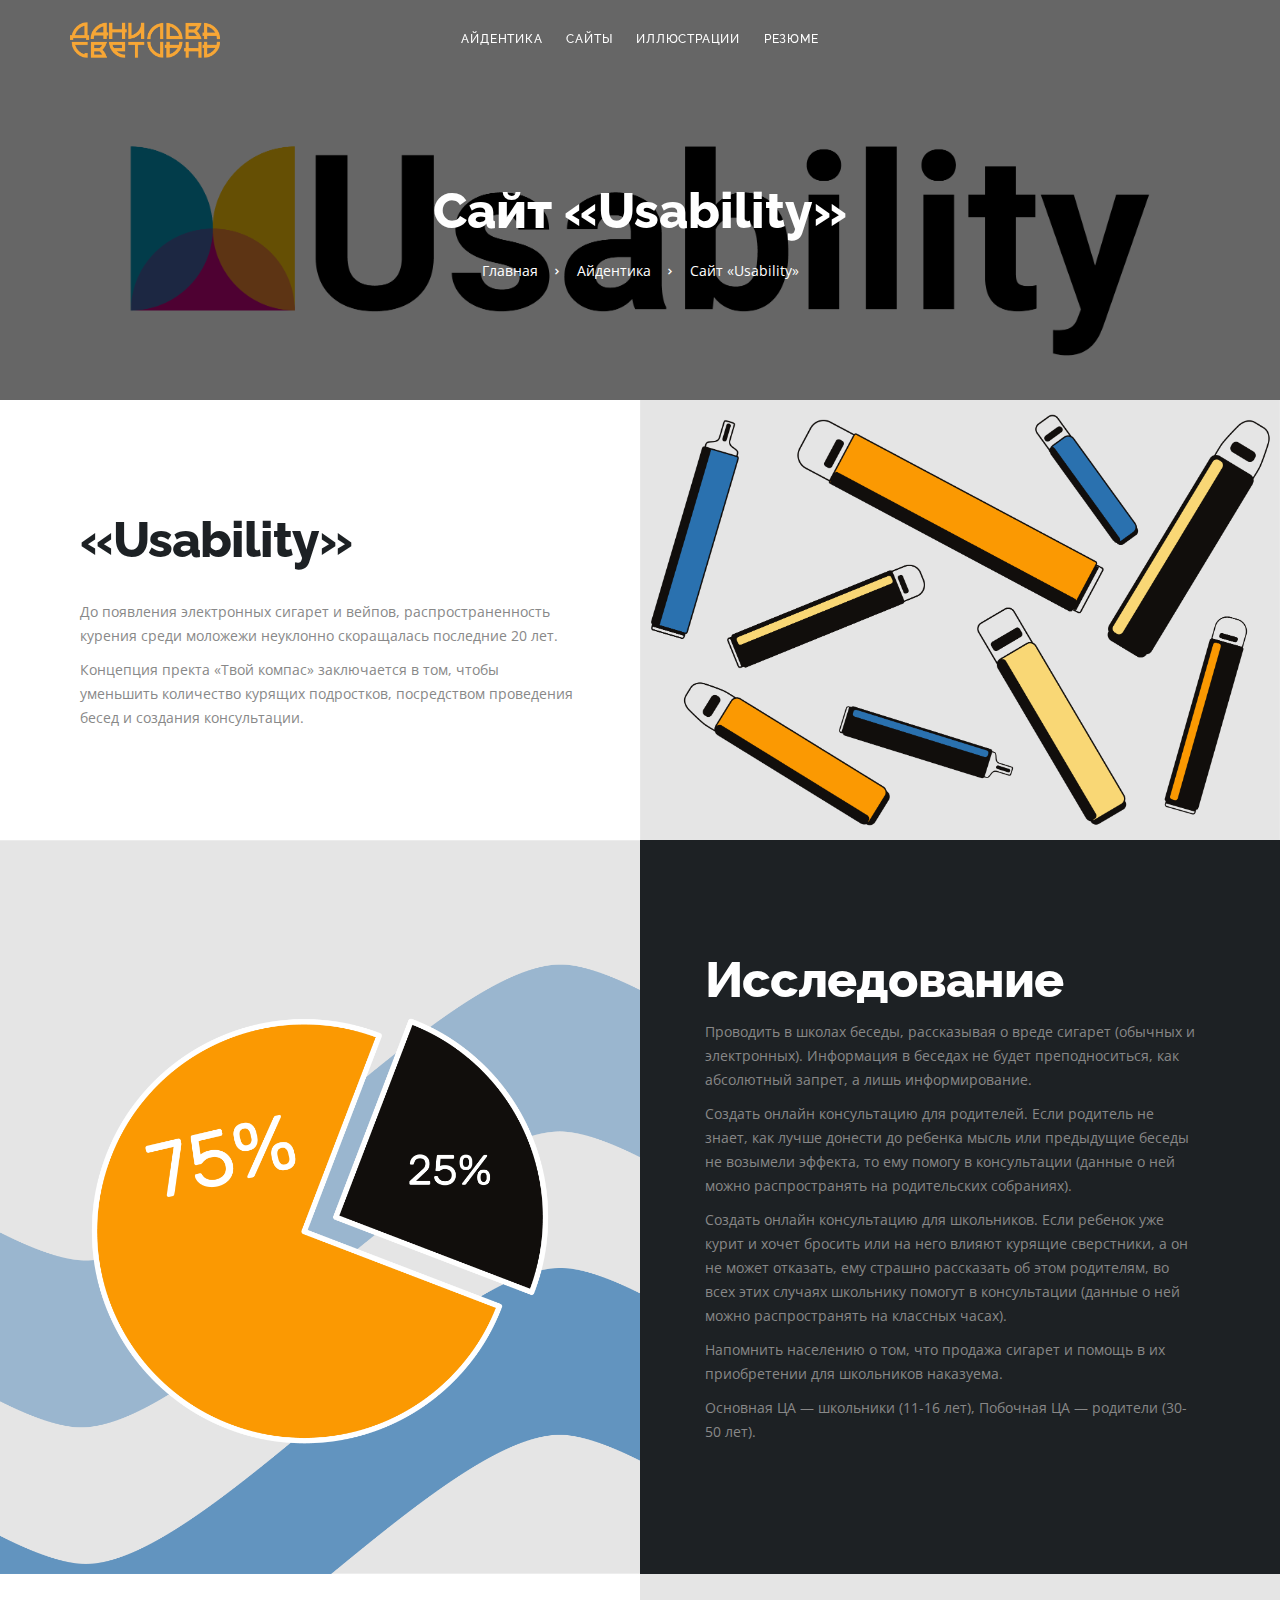
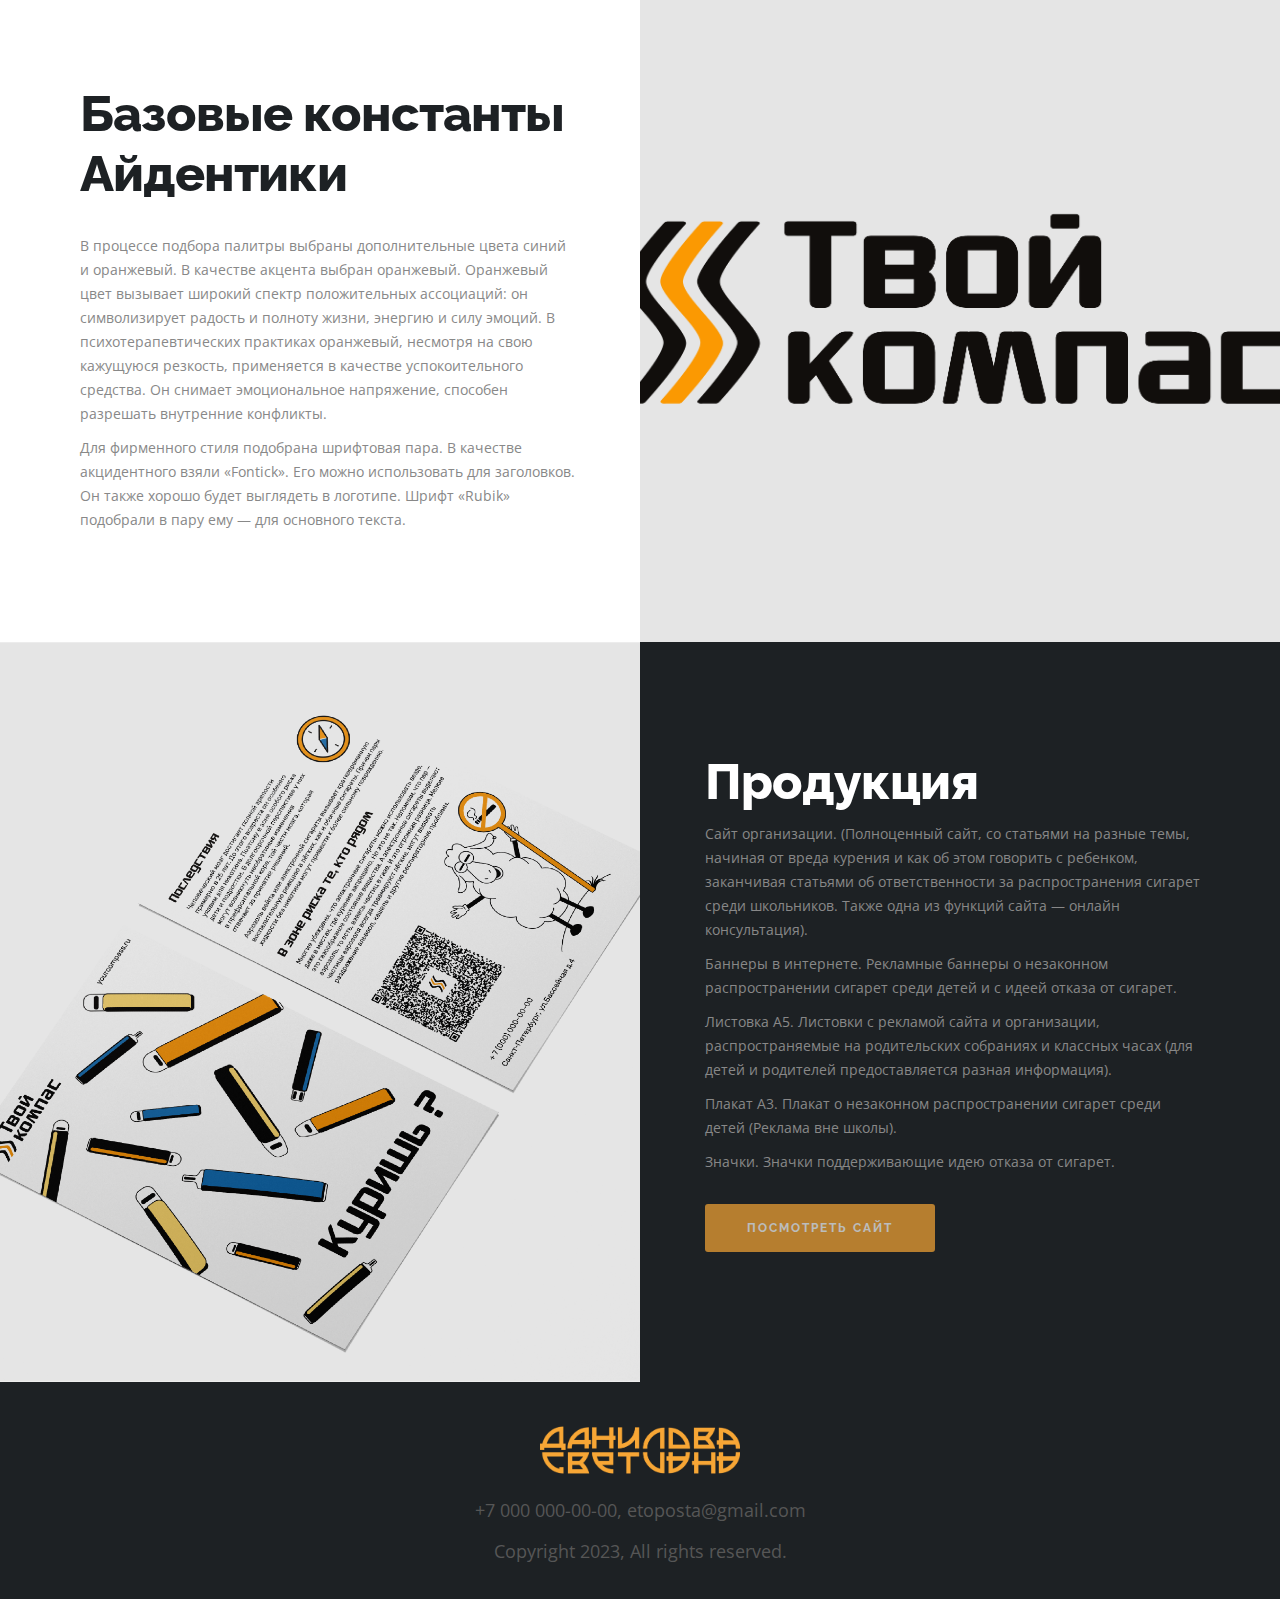
<file: identityusability.html>
<!DOCTYPE html>
<html lang="ru">
<head>
<!--== Cтандарт кодирования символов, позволяющий более компактно хранить и передавать символы ==-->
<meta charset="utf-8">
<!--== Адаптивная верстка — контроль масштаба отображения страницы ==-->
<meta name="viewport" content="width=device-width, initial-scale=1">
<!--== Призывает Internet Explorer работать в определённом режиме документа ==-->
<meta http-equiv="X-UA-Compatible" content="IE=edge">
<title>Portfolio - Identity - Usability</title>
<link rel="shortcut icon" href="assets/images/Фавиконка.svg">

<!-- Основные таблицы стилей -->
<link rel="stylesheet" href="assets/css/master.css">
<!-- Адаптивные таблицы стилей -->
<link rel="stylesheet" href="assets/css/responsive.css">

</head>
<body>


<!--== Начало контейнера ==-->
<div class="wrapper">


  <!--== Шапка начало ==-->
  <nav class="navbar navbar-default navbar-fixed navbar-transparent white bootsnav on no-full no-border studio">
    <div class="container">

      <!--== Навигация по логотипу ==-->
      <div class="navbar-header">
        <button type="button" class="navbar-toggle" data-toggle="collapse" data-target="#navbar-menu"> <i class="tr-icon ion-android-menu"></i> </button>
        <div class="logo"> <a href="index.html"><img class="logo logo-display" src="assets/images/logo orange.png" alt=""> <img class="logo logo-scrolled" src="assets/images/logo orange.png" alt=""> </a> </div>
      </div>

      <!--== Навигация главного меню ==-->
      <div class="collapse navbar-collapse" id="navbar-menu">
        <ul class="nav navbar-nav navbar-center" data-in="fadeIn" data-out="fadeOut">
          <li><a class="page-scroll" href="chapter1.html">Айдентика</a></li>
          <li><a class="page-scroll" href="chapter2.html">Сайты</a></li>
          <li><a class="page-scroll" href="chapter3.html">Иллюстрации</a></li>
          <li><a class="page-scroll" href="resume.html">Резюме</a></li>
        </ul>
      </div>
    </div>
  </nav>
  <!--== Шапка конец ==-->


  <!--== Баннер-хлебные крошки начало ==-->
  <div class="transition-none">
      <section class="title-hero-bg parallax-effect" style="background-image: url(assets/images/БаннерДет3.png);">
        <div class="container">
          <div class="row">
            <div class="col-md-12">
              <div class="page-title text-center white-color">
                <h1 class="raleway-font font-800">Сайт «Usability»</h1>
                <div class="breadcrumb mt-20">
                    <!-- Хлебные крошки начало -->
                        <ul>
                          <li><a href="index.html">Главная</a></li>
                          <li><a href="chapter1.html">Айдентика</a></li>
                          <li>Сайт «Usability»</li>
                        </ul>
                    <!-- Хлебные крошки конец -->
                </div>
              </div>
            </div>
          </div>

        </div>
      </section>
  </div>
  <!--== Баннер-хлебные крошки конец ==-->


    <!--== 1-Блок проекта начало ==-->
  <div class="white-bg pt-0 pb-0 sm-pt-50 sm-pb-50 about-section">
    <div class="col-md-6 col-sm-6 bg-flex bg-flex-right">
      <div class="bg-flex-holder bg-flex-cover" style="background-image: url(assets/images/БаннерКомпас.png);"></div>
    </div>
    <div class="container-fluid">
      <div class="col-md-6 col-sm-6">
          <div class="col-inner spacer text-left wow fadeInRight" data-wow-delay="0.2s">
            <div class="mission-section xs-mb-80">
              <div class="section-title">
                <h1>«Usability»</h1>
              </div>
              <p>
                До появления электронных сигарет и вейпов, распространенность курения среди моложежи неуклонно скоращалась последние 20 лет.
              </p>
              <p>
                Концепция пректа «Твой компас» заключается в том, чтобы уменьшить количество курящих подростков, посредством проведения бесед и создания консультации.
              </p>
          </div>
          </div>
        </div>
      </div>
  </div>
  <!--== 1-Блок проекта конец ==-->


    <!--== 2-Блок проекта начало ==-->
  <div class="dark-bg pt-0 pb-0 about-section sm-pt-50 sm-pb-50" id="about">
    <div class="col-md-6 col-sm-6 bg-flex bg-flex-left">
      <div class="bg-flex-holder bg-flex-cover" style="background-image: url(assets/images/БаннерКомпас1.png);"></div>
    </div>
    <div class="container-fluid">
      <div class="col-md-6 col-sm-6 col-md-offset-6 col-sm-offset-6">
          <div class="col-inner spacer text-left wow fadeInLeft" data-wow-delay="0.1s">
            <div class="mission-section xs-mb-80">
              <div class="section-title">
                <h1 class="white-color">Исследование</h1>
                <p>Проводить в школах беседы, рассказывая о вреде сигарет (обычных и электронных). Информация в беседах не будет преподноситься, как абсолютный запрет, а лишь информирование.</p>
                <p>Создать онлайн консультацию для родителей. Если родитель не знает, как лучше донести до ребенка мысль или предыдущие беседы не возымели эффекта, то ему помогу в консультации (данные о ней можно распространять на родительских собраниях).
                </p>
                <p>Создать онлайн консультацию для школьников. Если ребенок уже курит и хочет бросить или на него влияют курящие сверстники, а он не может отказать, ему страшно рассказать об этом родителям, во всех этих случаях школьнику помогут в консультации (данные о ней можно распространять на классных часах).
                </p>
                <p>Напомнить населению о том, что продажа сигарет и помощь в их приобретении для школьников наказуема.
                </p>
                <p>Основная ЦА — школьники (11-16 лет), Побочная ЦА — родители (30-50 лет).
                </p>
              </div>
            </div>
          </div>
        </div>
      </div>
  </div>
  <!--== 2-Блок проекта конец ==-->


      <!--== 3-Блок проекта начало ==-->
  <div class="white-bg pt-0 pb-0 sm-pt-50 sm-pb-50 about-section">
    <div class="col-md-6 col-sm-6 bg-flex bg-flex-right">
      <div class="bg-flex-holder bg-flex-cover" style="background-image: url(assets/images/БаннерКомпасЛого.png);"></div>
    </div>
    <div class="container-fluid">
      <div class="col-md-6 col-sm-6">
          <div class="col-inner spacer text-left wow fadeInRight" data-wow-delay="0.2s">
            <div class="mission-section xs-mb-80">
              <div class="section-title">
                <h1>Базовые константы Айдентики</h1>
              </div>
              <p>
                В процессе подбора палитры выбраны дополнительные цвета синий и оранжевый. В качестве акцента выбран оранжевый. Оранжевый цвет вызывает широкий спектр положительных ассоциаций: он символизирует радость и полноту жизни, энергию и силу эмоций. В психотерапевтических практиках оранжевый, несмотря на свою кажущуюся резкость, применяется в качестве успокоительного средства. Он снимает эмоциональное напряжение, способен разрешать внутренние конфликты.
              </p>
              <p>
                Для фирменного стиля подобрана шрифтовая пара. В качестве акцидентного взяли «Fontick». Его можно использовать для заголовков. Он также хорошо будет выглядеть в логотипе. Шрифт «Rubik» подобрали в пару ему — для основного текста.
              </p>
          </div>
          </div>
        </div>
      </div>
  </div>
  <!--== 3-Блок проекта конец ==-->


      <!--== 4-Блок проекта начало ==-->
  <div class="dark-bg pt-0 pb-0 about-section sm-pt-50 sm-pb-50" id="about">
    <div class="col-md-6 col-sm-6 bg-flex bg-flex-left">
      <div class="bg-flex-holder bg-flex-cover" style="background-image: url(assets/images/БаннерЛистовка.png);"></div>
    </div>
    <div class="container-fluid">
      <div class="col-md-6 col-sm-6 col-md-offset-6 col-sm-offset-6">
          <div class="col-inner spacer text-left wow fadeInLeft" data-wow-delay="0.1s">
            <div class="mission-section xs-mb-80">
              <div class="section-title">
                <h1 class="white-color">Продукция</h1>
                <p>Сайт организации. (Полноценный сайт, со статьями на разные темы, начиная от вреда курения и как об этом говорить с ребенком, заканчивая статьями об ответственности за распространения сигарет среди школьников. Также одна из функций сайта — онлайн консультация).
                </p>
                <p>
                  Баннеры в интернете. Рекламные баннеры о незаконном распространении сигарет среди детей и с идеей отказа от сигарет.
                </p>
                <p>
                  Листовка А5. Листовки с рекламой сайта и организации, распространяемые на родительских собраниях и классных часах (для детей и родителей предоставляется разная информация).
                </p>
                <p>
                  Плакат А3. Плакат о незаконном распространении сигарет среди детей (Реклама вне школы).
                </p>
                <p>
                  Значки. Значки поддерживающие идею отказа от сигарет.
                </p>
                <p class="mt-30">
                <a class="btn btn-lg btn-color btn-default" href="sitecompass.html">Посмотреть сайт</a>
                </p>
              </div>
            </div>
          </div>
        </div>
      </div>
  </div>
  <!--== 4-Блок проекта конец ==-->


  <!--== Подвал старт ==-->
  <footer class="footer">
    <div class="footer-copyright">
      <div class="container">
        <div class="row wow fadeInUp" data-wow-delay="0.1s">
          <div class="col-md-8 centerize-col text-center">
            <div class="footer-logo">
              <a href="index.html"><img src="assets/images/logo orange.png" class="img-responsive centerize-col" alt="Footer Logo"/></a>
            </div>
            <div class="copy-right">+7 000 000-00-00, etoposta@gmail.com</div>
            <div class="copy-right">Copyright 2023, All rights reserved.</div>
          </div>
        </div>
      </div>
    </div>
  </footer>
  <!--== Подвал конец ==-->


</div>
<!--== Конец контейнера ==-->

<!--== JS начало ==-->
<script src="assets/js/jquery.min.js"></script>
<script src="assets/js/plugins.js"></script>
<!--== JS конец ==-->

</body>
</html>
</file>
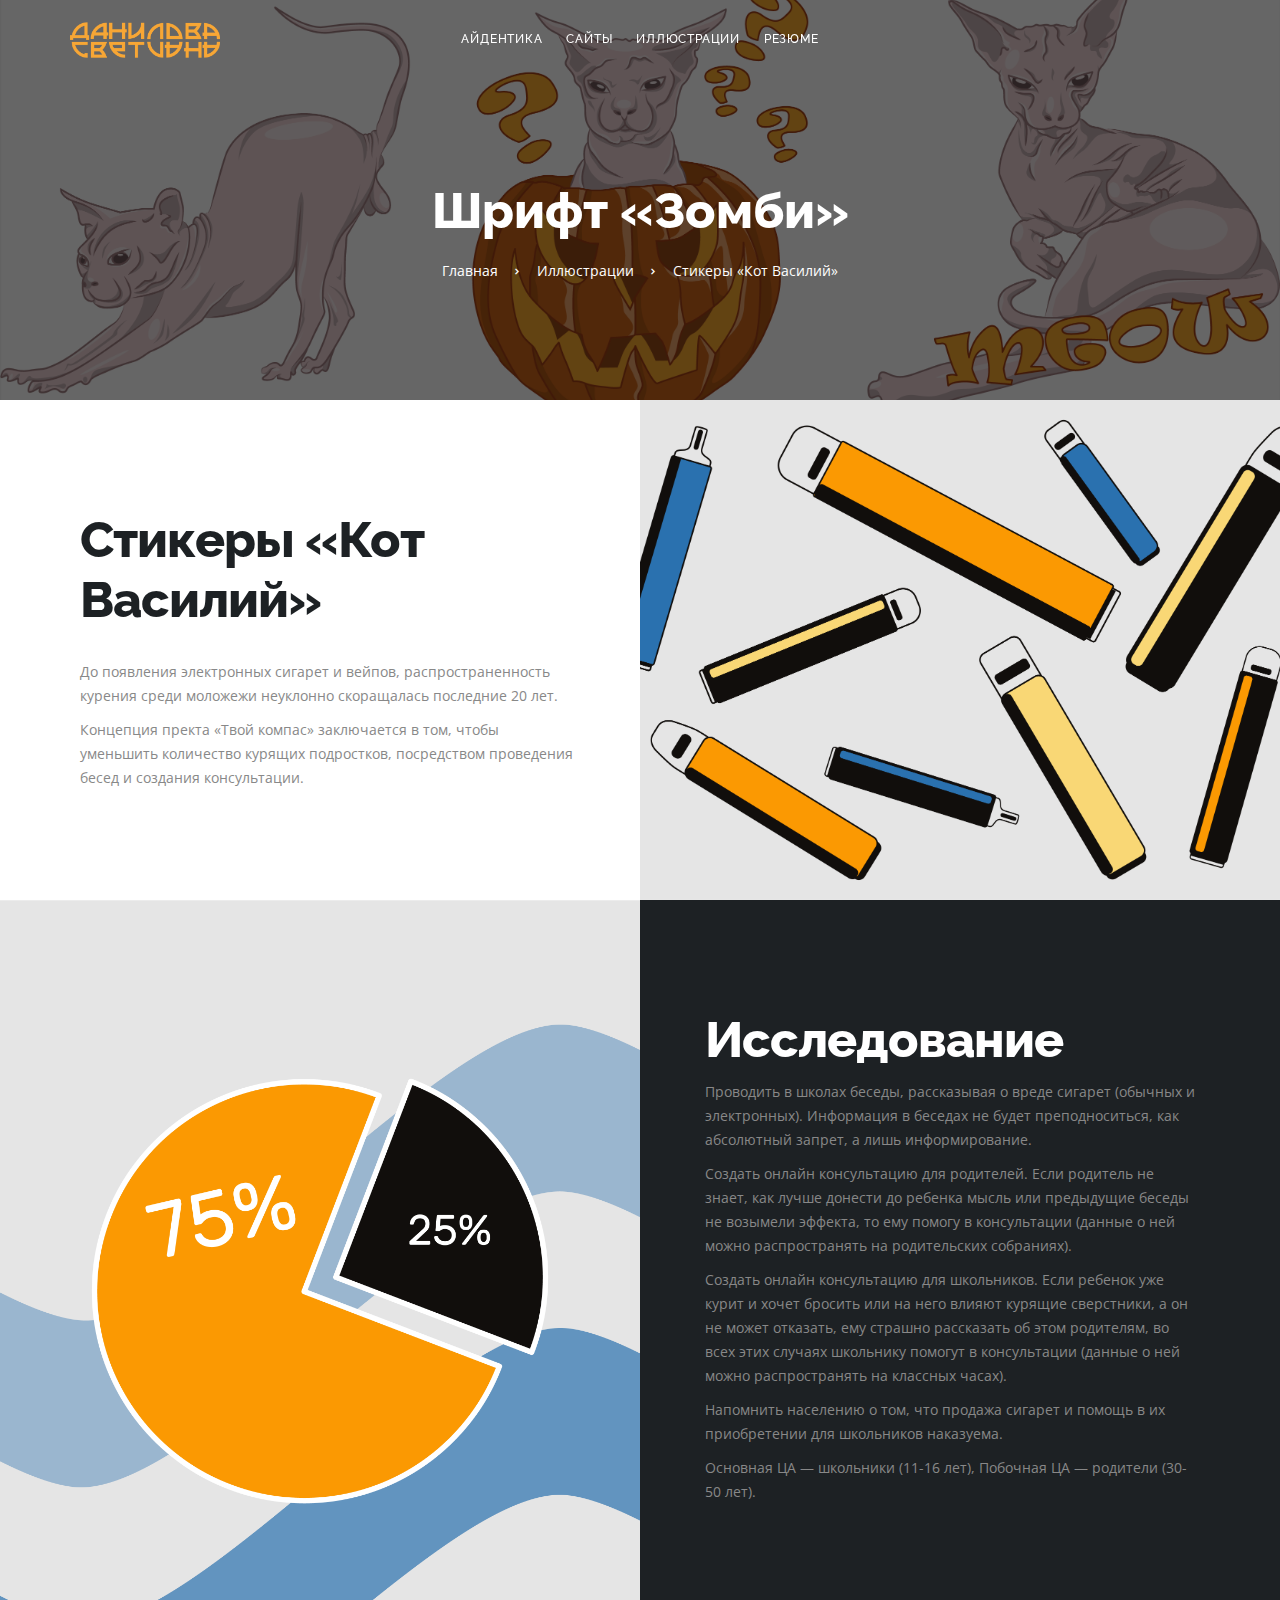
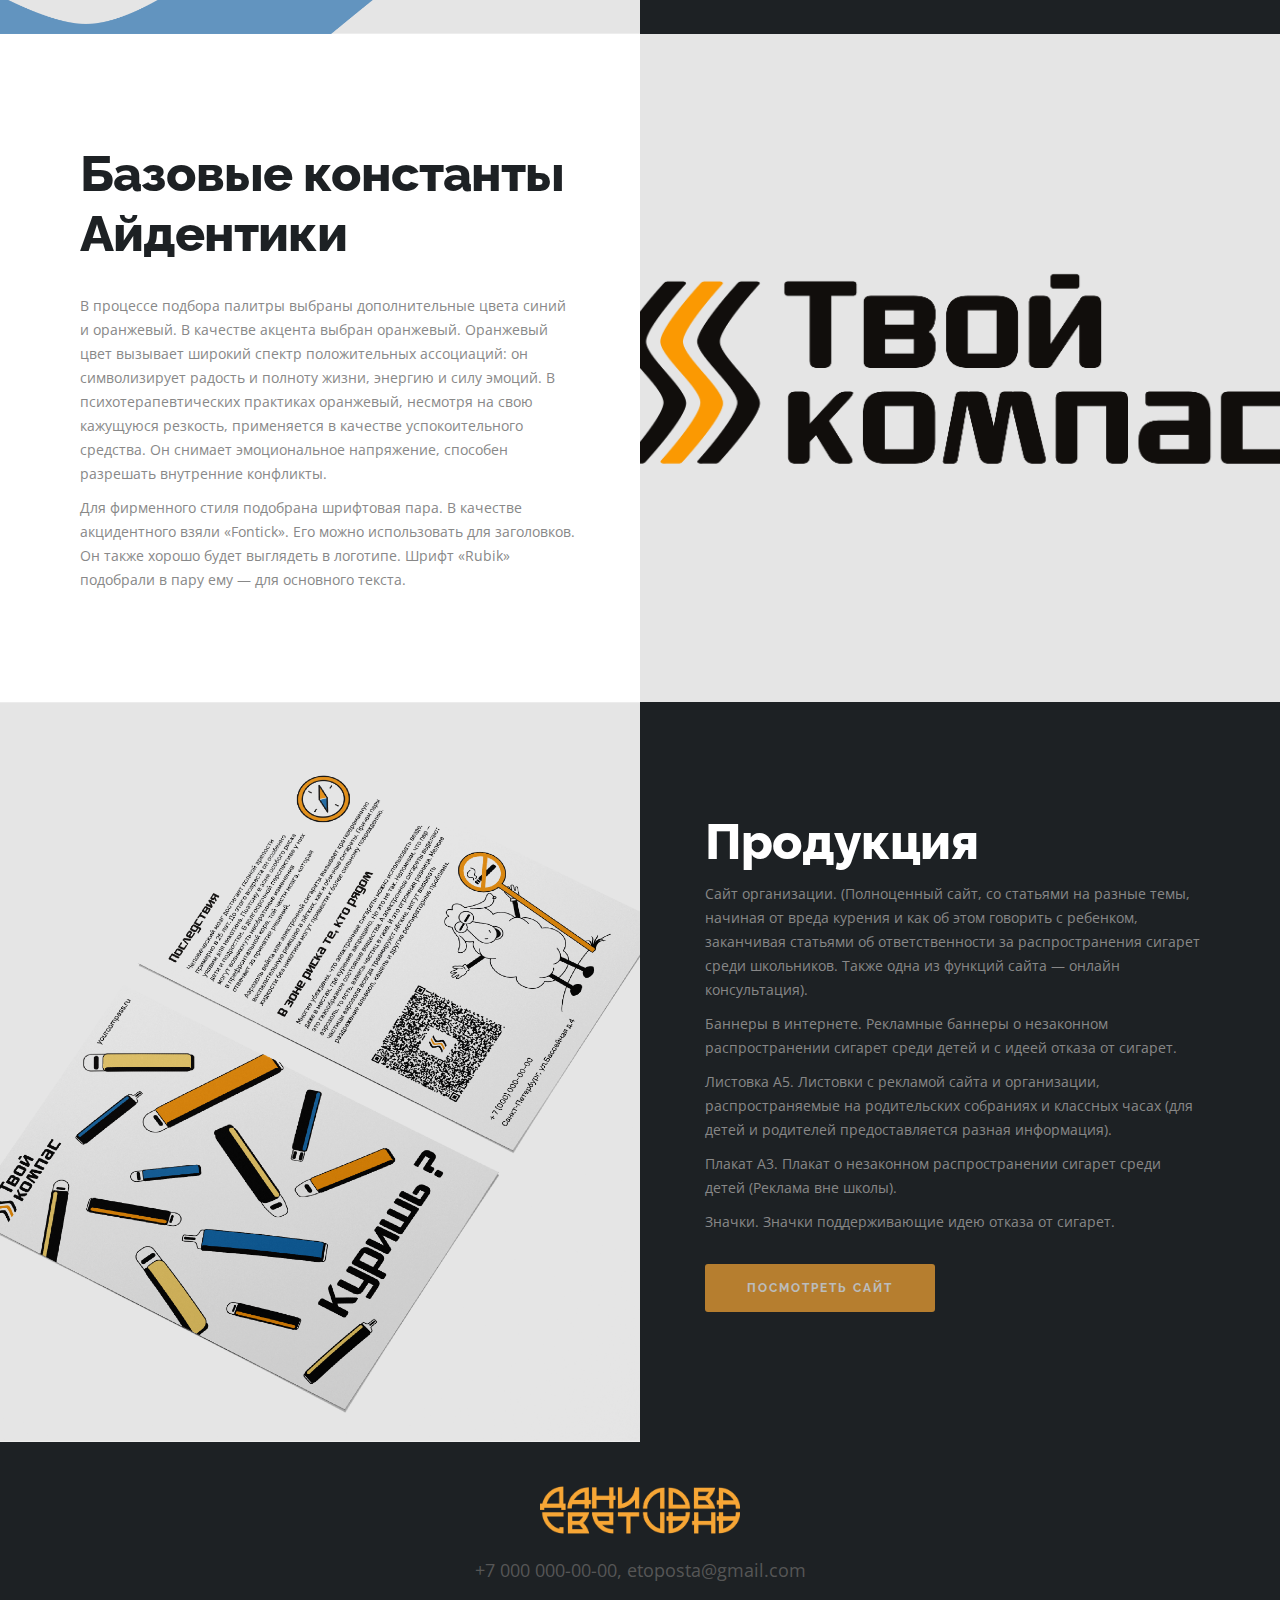
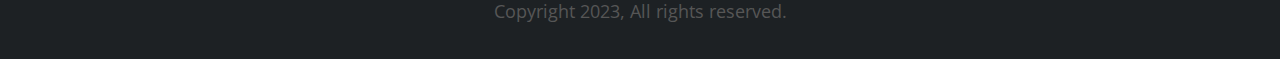
<file: illustrationscat.html>
<!DOCTYPE html>
<html lang="ru">
<head>
<!--== Cтандарт кодирования символов, позволяющий более компактно хранить и передавать символы ==-->
<meta charset="utf-8">
<!--== Адаптивная верстка — контроль масштаба отображения страницы ==-->
<meta name="viewport" content="width=device-width, initial-scale=1">
<!--== Призывает Internet Explorer работать в определённом режиме документа ==-->
<meta http-equiv="X-UA-Compatible" content="IE=edge">
<title>Portfolio - Ilustration - Cat</title>
<link rel="shortcut icon" href="assets/images/Фавиконка.svg">

<!-- Основные таблицы стилей -->
<link rel="stylesheet" href="assets/css/master.css">
<!-- Адаптивные таблицы стилей -->
<link rel="stylesheet" href="assets/css/responsive.css">

</head>
<body>


<!--== Начало контейнера ==-->
<div class="wrapper">


  <!--== Шапка начало ==-->
  <nav class="navbar navbar-default navbar-fixed navbar-transparent white bootsnav on no-full no-border studio">
    <div class="container">

      <!--== Навигация по логотипу ==-->
      <div class="navbar-header">
        <button type="button" class="navbar-toggle" data-toggle="collapse" data-target="#navbar-menu"> <i class="tr-icon ion-android-menu"></i> </button>
        <div class="logo"> <a href="index.html"><img class="logo logo-display" src="assets/images/logo orange.png" alt=""> <img class="logo logo-scrolled" src="assets/images/logo orange.png" alt=""> </a> </div>
      </div>

      <!--== Навигация главного меню ==-->
      <div class="collapse navbar-collapse" id="navbar-menu">
        <ul class="nav navbar-nav navbar-center" data-in="fadeIn" data-out="fadeOut">
          <li><a class="page-scroll" href="chapter1.html">Айдентика</a></li>
          <li><a class="page-scroll" href="chapter2.html">Сайты</a></li>
          <li><a class="page-scroll" href="chapter3.html">Иллюстрации</a></li>
          <li><a class="page-scroll" href="resume.html">Резюме</a></li>
        </ul>
      </div>
    </div>
  </nav>
  <!--== Шапка конец ==-->


  <!--== Баннер-хлебные крошки начало ==-->
  <div class="transition-none">
      <section class="title-hero-bg parallax-effect" style="background-image: url(assets/images/Иллюстрации2.png);">
        <div class="container">
          <div class="row">
            <div class="col-md-12">
              <div class="page-title text-center white-color">
                <h1 class="raleway-font font-800">Шрифт «Зомби»</h1>
                <div class="breadcrumb mt-20">
                    <!-- Хлебные крошки начало -->
                        <ul>
                          <li><a href="index.html">Главная</a></li>
                          <li><a href="chapter3.html">Иллюстрации</a></li>
                          <li>Стикеры «Кот Василий»</li>
                        </ul>
                    <!-- Хлебные крошки конец -->
                </div>
              </div>
            </div>
          </div>

        </div>
      </section>
  </div>
  <!--== Баннер-хлебные крошки конец ==-->


    <!--== 1-Блок проекта начало ==-->
  <div class="white-bg pt-0 pb-0 sm-pt-50 sm-pb-50 about-section">
    <div class="col-md-6 col-sm-6 bg-flex bg-flex-right">
      <div class="bg-flex-holder bg-flex-cover" style="background-image: url(assets/images/БаннерКомпас.png);"></div>
    </div>
    <div class="container-fluid">
      <div class="col-md-6 col-sm-6">
          <div class="col-inner spacer text-left wow fadeInRight" data-wow-delay="0.2s">
            <div class="mission-section xs-mb-80">
              <div class="section-title">
                <h1>Стикеры «Кот Василий»</h1>
              </div>
              <p>
                До появления электронных сигарет и вейпов, распространенность курения среди моложежи неуклонно скоращалась последние 20 лет.
              </p>
              <p>
                Концепция пректа «Твой компас» заключается в том, чтобы уменьшить количество курящих подростков, посредством проведения бесед и создания консультации.
              </p>
          </div>
          </div>
        </div>
      </div>
  </div>
  <!--== 1-Блок проекта конец ==-->


    <!--== 2-Блок проекта начало ==-->
  <div class="dark-bg pt-0 pb-0 about-section sm-pt-50 sm-pb-50" id="about">
    <div class="col-md-6 col-sm-6 bg-flex bg-flex-left">
      <div class="bg-flex-holder bg-flex-cover" style="background-image: url(assets/images/БаннерКомпас1.png);"></div>
    </div>
    <div class="container-fluid">
      <div class="col-md-6 col-sm-6 col-md-offset-6 col-sm-offset-6">
          <div class="col-inner spacer text-left wow fadeInLeft" data-wow-delay="0.1s">
            <div class="mission-section xs-mb-80">
              <div class="section-title">
                <h1 class="white-color">Исследование</h1>
                <p>Проводить в школах беседы, рассказывая о вреде сигарет (обычных и электронных). Информация в беседах не будет преподноситься, как абсолютный запрет, а лишь информирование.</p>
                <p>Создать онлайн консультацию для родителей. Если родитель не знает, как лучше донести до ребенка мысль или предыдущие беседы не возымели эффекта, то ему помогу в консультации (данные о ней можно распространять на родительских собраниях).
                </p>
                <p>Создать онлайн консультацию для школьников. Если ребенок уже курит и хочет бросить или на него влияют курящие сверстники, а он не может отказать, ему страшно рассказать об этом родителям, во всех этих случаях школьнику помогут в консультации (данные о ней можно распространять на классных часах).
                </p>
                <p>Напомнить населению о том, что продажа сигарет и помощь в их приобретении для школьников наказуема.
                </p>
                <p>Основная ЦА — школьники (11-16 лет), Побочная ЦА — родители (30-50 лет).
                </p>
              </div>
            </div>
          </div>
        </div>
      </div>
  </div>
  <!--== 2-Блок проекта конец ==-->


      <!--== 3-Блок проекта начало ==-->
  <div class="white-bg pt-0 pb-0 sm-pt-50 sm-pb-50 about-section">
    <div class="col-md-6 col-sm-6 bg-flex bg-flex-right">
      <div class="bg-flex-holder bg-flex-cover" style="background-image: url(assets/images/БаннерКомпасЛого.png);"></div>
    </div>
    <div class="container-fluid">
      <div class="col-md-6 col-sm-6">
          <div class="col-inner spacer text-left wow fadeInRight" data-wow-delay="0.2s">
            <div class="mission-section xs-mb-80">
              <div class="section-title">
                <h1>Базовые константы Айдентики</h1>
              </div>
              <p>
                В процессе подбора палитры выбраны дополнительные цвета синий и оранжевый. В качестве акцента выбран оранжевый. Оранжевый цвет вызывает широкий спектр положительных ассоциаций: он символизирует радость и полноту жизни, энергию и силу эмоций. В психотерапевтических практиках оранжевый, несмотря на свою кажущуюся резкость, применяется в качестве успокоительного средства. Он снимает эмоциональное напряжение, способен разрешать внутренние конфликты.
              </p>
              <p>
                Для фирменного стиля подобрана шрифтовая пара. В качестве акцидентного взяли «Fontick». Его можно использовать для заголовков. Он также хорошо будет выглядеть в логотипе. Шрифт «Rubik» подобрали в пару ему — для основного текста.
              </p>
          </div>
          </div>
        </div>
      </div>
  </div>
  <!--== 3-Блок проекта конец ==-->


      <!--== 4-Блок проекта начало ==-->
  <div class="dark-bg pt-0 pb-0 about-section sm-pt-50 sm-pb-50" id="about">
    <div class="col-md-6 col-sm-6 bg-flex bg-flex-left">
      <div class="bg-flex-holder bg-flex-cover" style="background-image: url(assets/images/БаннерЛистовка.png);"></div>
    </div>
    <div class="container-fluid">
      <div class="col-md-6 col-sm-6 col-md-offset-6 col-sm-offset-6">
          <div class="col-inner spacer text-left wow fadeInLeft" data-wow-delay="0.1s">
            <div class="mission-section xs-mb-80">
              <div class="section-title">
                <h1 class="white-color">Продукция</h1>
                <p>Сайт организации. (Полноценный сайт, со статьями на разные темы, начиная от вреда курения и как об этом говорить с ребенком, заканчивая статьями об ответственности за распространения сигарет среди школьников. Также одна из функций сайта — онлайн консультация).
                </p>
                <p>
                  Баннеры в интернете. Рекламные баннеры о незаконном распространении сигарет среди детей и с идеей отказа от сигарет.
                </p>
                <p>
                  Листовка А5. Листовки с рекламой сайта и организации, распространяемые на родительских собраниях и классных часах (для детей и родителей предоставляется разная информация).
                </p>
                <p>
                  Плакат А3. Плакат о незаконном распространении сигарет среди детей (Реклама вне школы).
                </p>
                <p>
                  Значки. Значки поддерживающие идею отказа от сигарет.
                </p>
                <p class="mt-30">
                <a class="btn btn-lg btn-color btn-default" href="sitecompass.html">Посмотреть сайт</a>
                </p>
              </div>
            </div>
          </div>
        </div>
      </div>
  </div>
  <!--== 4-Блок проекта конец ==-->


  <!--== Подвал старт ==-->
  <footer class="footer">
    <div class="footer-copyright">
      <div class="container">
        <div class="row wow fadeInUp" data-wow-delay="0.1s">
          <div class="col-md-8 centerize-col text-center">
            <div class="footer-logo">
              <a href="index.html"><img src="assets/images/logo orange.png" class="img-responsive centerize-col" alt="Footer Logo"/></a>
            </div>
            <div class="copy-right">+7 000 000-00-00, etoposta@gmail.com</div>
            <div class="copy-right">Copyright 2023, All rights reserved.</div>
          </div>
        </div>
      </div>
    </div>
  </footer>
  <!--== Подвал конец ==-->


</div>
<!--== Конец контейнера ==-->

<!--== JS начало ==-->
<script src="assets/js/jquery.min.js"></script>
<script src="assets/js/plugins.js"></script>
<!--== JS конец ==-->

</body>
</html>
</file>
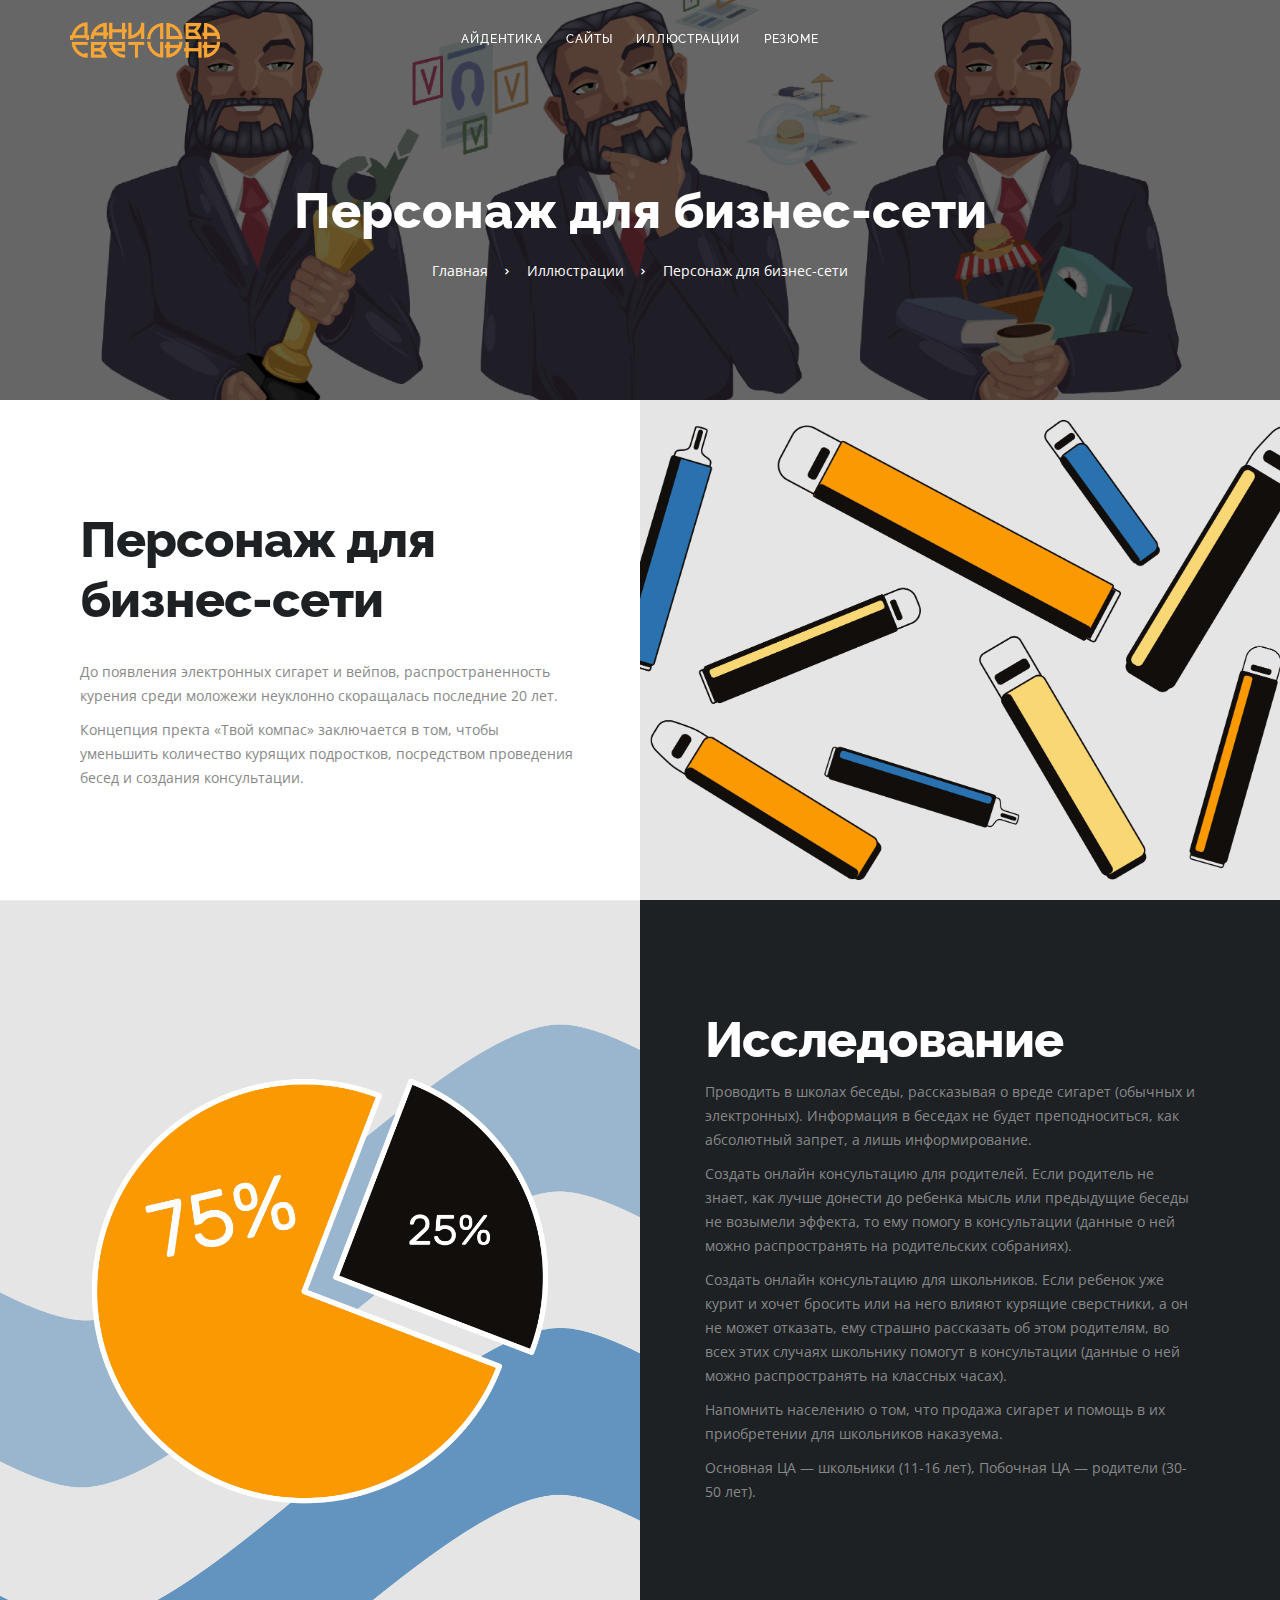
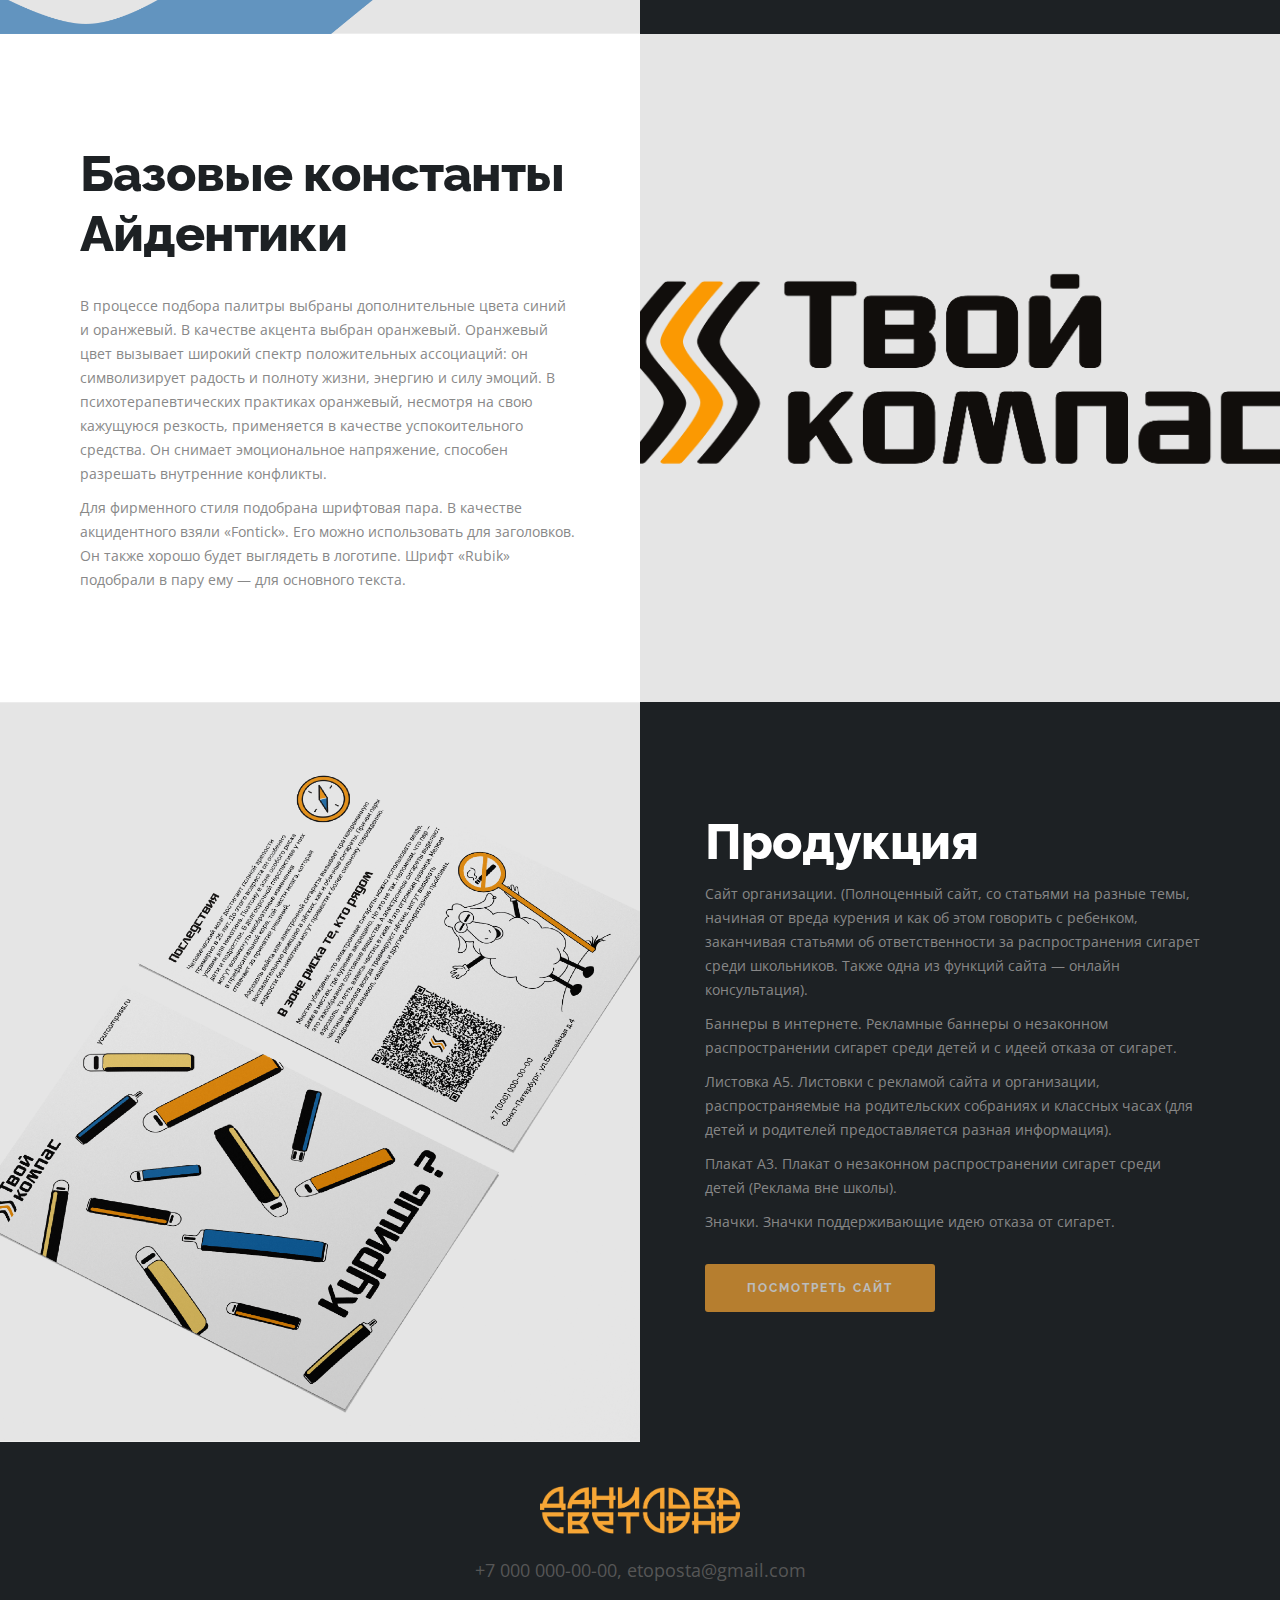
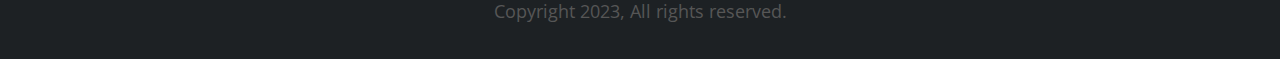
<file: illustrationscharacter.html>
<!DOCTYPE html>
<html lang="ru">
<head>
<!--== Cтандарт кодирования символов, позволяющий более компактно хранить и передавать символы ==-->
<meta charset="utf-8">
<!--== Адаптивная верстка — контроль масштаба отображения страницы ==-->
<meta name="viewport" content="width=device-width, initial-scale=1">
<!--== Призывает Internet Explorer работать в определённом режиме документа ==-->
<meta http-equiv="X-UA-Compatible" content="IE=edge">
<title>Portfolio - Ilustration - Character</title>
<link rel="shortcut icon" href="assets/images/Фавиконка.svg">

<!-- Основные таблицы стилей -->
<link rel="stylesheet" href="assets/css/master.css">
<!-- Адаптивные таблицы стилей -->
<link rel="stylesheet" href="assets/css/responsive.css">

</head>
<body>


<!--== Начало контейнера ==-->
<div class="wrapper">


  <!--== Шапка начало ==-->
  <nav class="navbar navbar-default navbar-fixed navbar-transparent white bootsnav on no-full no-border studio">
    <div class="container">

      <!--== Навигация по логотипу ==-->
      <div class="navbar-header">
        <button type="button" class="navbar-toggle" data-toggle="collapse" data-target="#navbar-menu"> <i class="tr-icon ion-android-menu"></i> </button>
        <div class="logo"> <a href="index.html"><img class="logo logo-display" src="assets/images/logo orange.png" alt=""> <img class="logo logo-scrolled" src="assets/images/logo orange.png" alt=""> </a> </div>
      </div>

      <!--== Навигация главного меню ==-->
      <div class="collapse navbar-collapse" id="navbar-menu">
        <ul class="nav navbar-nav navbar-center" data-in="fadeIn" data-out="fadeOut">
          <li><a class="page-scroll" href="chapter1.html">Айдентика</a></li>
          <li><a class="page-scroll" href="chapter2.html">Сайты</a></li>
          <li><a class="page-scroll" href="chapter3.html">Иллюстрации</a></li>
          <li><a class="page-scroll" href="resume.html">Резюме</a></li>
        </ul>
      </div>
    </div>
  </nav>
  <!--== Шапка конец ==-->


  <!--== Баннер-хлебные крошки начало ==-->
  <div class="transition-none">
      <section class="title-hero-bg parallax-effect" style="background-image: url(assets/images/Раздел3.png);">
        <div class="container">
          <div class="row">
            <div class="col-md-12">
              <div class="page-title text-center white-color">
                <h1 class="raleway-font font-800">Персонаж для бизнес-сети</h1>
                <div class="breadcrumb mt-20">
                    <!-- Хлебные крошки начало -->
                        <ul>
                          <li><a href="index.html">Главная</a></li>
                          <li><a href="chapter3.html">Иллюстрации</a></li>
                          <li>Персонаж для бизнес-сети</li>
                        </ul>
                    <!-- Хлебные крошки конец -->
                </div>
              </div>
            </div>
          </div>

        </div>
      </section>
  </div>
  <!--== Баннер-хлебные крошки конец ==-->


    <!--== 1-Блок проекта начало ==-->
  <div class="white-bg pt-0 pb-0 sm-pt-50 sm-pb-50 about-section">
    <div class="col-md-6 col-sm-6 bg-flex bg-flex-right">
      <div class="bg-flex-holder bg-flex-cover" style="background-image: url(assets/images/БаннерКомпас.png);"></div>
    </div>
    <div class="container-fluid">
      <div class="col-md-6 col-sm-6">
          <div class="col-inner spacer text-left wow fadeInRight" data-wow-delay="0.2s">
            <div class="mission-section xs-mb-80">
              <div class="section-title">
                <h1>Персонаж для бизнес-сети</h1>
              </div>
              <p>
                До появления электронных сигарет и вейпов, распространенность курения среди моложежи неуклонно скоращалась последние 20 лет.
              </p>
              <p>
                Концепция пректа «Твой компас» заключается в том, чтобы уменьшить количество курящих подростков, посредством проведения бесед и создания консультации.
              </p>
          </div>
          </div>
        </div>
      </div>
  </div>
  <!--== 1-Блок проекта конец ==-->


    <!--== 2-Блок проекта начало ==-->
  <div class="dark-bg pt-0 pb-0 about-section sm-pt-50 sm-pb-50" id="about">
    <div class="col-md-6 col-sm-6 bg-flex bg-flex-left">
      <div class="bg-flex-holder bg-flex-cover" style="background-image: url(assets/images/БаннерКомпас1.png);"></div>
    </div>
    <div class="container-fluid">
      <div class="col-md-6 col-sm-6 col-md-offset-6 col-sm-offset-6">
          <div class="col-inner spacer text-left wow fadeInLeft" data-wow-delay="0.1s">
            <div class="mission-section xs-mb-80">
              <div class="section-title">
                <h1 class="white-color">Исследование</h1>
                <p>Проводить в школах беседы, рассказывая о вреде сигарет (обычных и электронных). Информация в беседах не будет преподноситься, как абсолютный запрет, а лишь информирование.</p>
                <p>Создать онлайн консультацию для родителей. Если родитель не знает, как лучше донести до ребенка мысль или предыдущие беседы не возымели эффекта, то ему помогу в консультации (данные о ней можно распространять на родительских собраниях).
                </p>
                <p>Создать онлайн консультацию для школьников. Если ребенок уже курит и хочет бросить или на него влияют курящие сверстники, а он не может отказать, ему страшно рассказать об этом родителям, во всех этих случаях школьнику помогут в консультации (данные о ней можно распространять на классных часах).
                </p>
                <p>Напомнить населению о том, что продажа сигарет и помощь в их приобретении для школьников наказуема.
                </p>
                <p>Основная ЦА — школьники (11-16 лет), Побочная ЦА — родители (30-50 лет).
                </p>
              </div>
            </div>
          </div>
        </div>
      </div>
  </div>
  <!--== 2-Блок проекта конец ==-->


      <!--== 3-Блок проекта начало ==-->
  <div class="white-bg pt-0 pb-0 sm-pt-50 sm-pb-50 about-section">
    <div class="col-md-6 col-sm-6 bg-flex bg-flex-right">
      <div class="bg-flex-holder bg-flex-cover" style="background-image: url(assets/images/БаннерКомпасЛого.png);"></div>
    </div>
    <div class="container-fluid">
      <div class="col-md-6 col-sm-6">
          <div class="col-inner spacer text-left wow fadeInRight" data-wow-delay="0.2s">
            <div class="mission-section xs-mb-80">
              <div class="section-title">
                <h1>Базовые константы Айдентики</h1>
              </div>
              <p>
                В процессе подбора палитры выбраны дополнительные цвета синий и оранжевый. В качестве акцента выбран оранжевый. Оранжевый цвет вызывает широкий спектр положительных ассоциаций: он символизирует радость и полноту жизни, энергию и силу эмоций. В психотерапевтических практиках оранжевый, несмотря на свою кажущуюся резкость, применяется в качестве успокоительного средства. Он снимает эмоциональное напряжение, способен разрешать внутренние конфликты.
              </p>
              <p>
                Для фирменного стиля подобрана шрифтовая пара. В качестве акцидентного взяли «Fontick». Его можно использовать для заголовков. Он также хорошо будет выглядеть в логотипе. Шрифт «Rubik» подобрали в пару ему — для основного текста.
              </p>
          </div>
          </div>
        </div>
      </div>
  </div>
  <!--== 3-Блок проекта конец ==-->


      <!--== 4-Блок проекта начало ==-->
  <div class="dark-bg pt-0 pb-0 about-section sm-pt-50 sm-pb-50" id="about">
    <div class="col-md-6 col-sm-6 bg-flex bg-flex-left">
      <div class="bg-flex-holder bg-flex-cover" style="background-image: url(assets/images/БаннерЛистовка.png);"></div>
    </div>
    <div class="container-fluid">
      <div class="col-md-6 col-sm-6 col-md-offset-6 col-sm-offset-6">
          <div class="col-inner spacer text-left wow fadeInLeft" data-wow-delay="0.1s">
            <div class="mission-section xs-mb-80">
              <div class="section-title">
                <h1 class="white-color">Продукция</h1>
                <p>Сайт организации. (Полноценный сайт, со статьями на разные темы, начиная от вреда курения и как об этом говорить с ребенком, заканчивая статьями об ответственности за распространения сигарет среди школьников. Также одна из функций сайта — онлайн консультация).
                </p>
                <p>
                  Баннеры в интернете. Рекламные баннеры о незаконном распространении сигарет среди детей и с идеей отказа от сигарет.
                </p>
                <p>
                  Листовка А5. Листовки с рекламой сайта и организации, распространяемые на родительских собраниях и классных часах (для детей и родителей предоставляется разная информация).
                </p>
                <p>
                  Плакат А3. Плакат о незаконном распространении сигарет среди детей (Реклама вне школы).
                </p>
                <p>
                  Значки. Значки поддерживающие идею отказа от сигарет.
                </p>
                <p class="mt-30">
                <a class="btn btn-lg btn-color btn-default" href="sitecompass.html">Посмотреть сайт</a>
                </p>
              </div>
            </div>
          </div>
        </div>
      </div>
  </div>
  <!--== 4-Блок проекта конец ==-->


  <!--== Подвал старт ==-->
  <footer class="footer">
    <div class="footer-copyright">
      <div class="container">
        <div class="row wow fadeInUp" data-wow-delay="0.1s">
          <div class="col-md-8 centerize-col text-center">
            <div class="footer-logo">
              <a href="index.html"><img src="assets/images/logo orange.png" class="img-responsive centerize-col" alt="Footer Logo"/></a>
            </div>
            <div class="copy-right">+7 000 000-00-00, etoposta@gmail.com</div>
            <div class="copy-right">Copyright 2023, All rights reserved.</div>
          </div>
        </div>
      </div>
    </div>
  </footer>
  <!--== Подвал конец ==-->


</div>
<!--== Конец контейнера ==-->

<!--== JS начало ==-->
<script src="assets/js/jquery.min.js"></script>
<script src="assets/js/plugins.js"></script>
<!--== JS конец ==-->

</body>
</html>
</file>
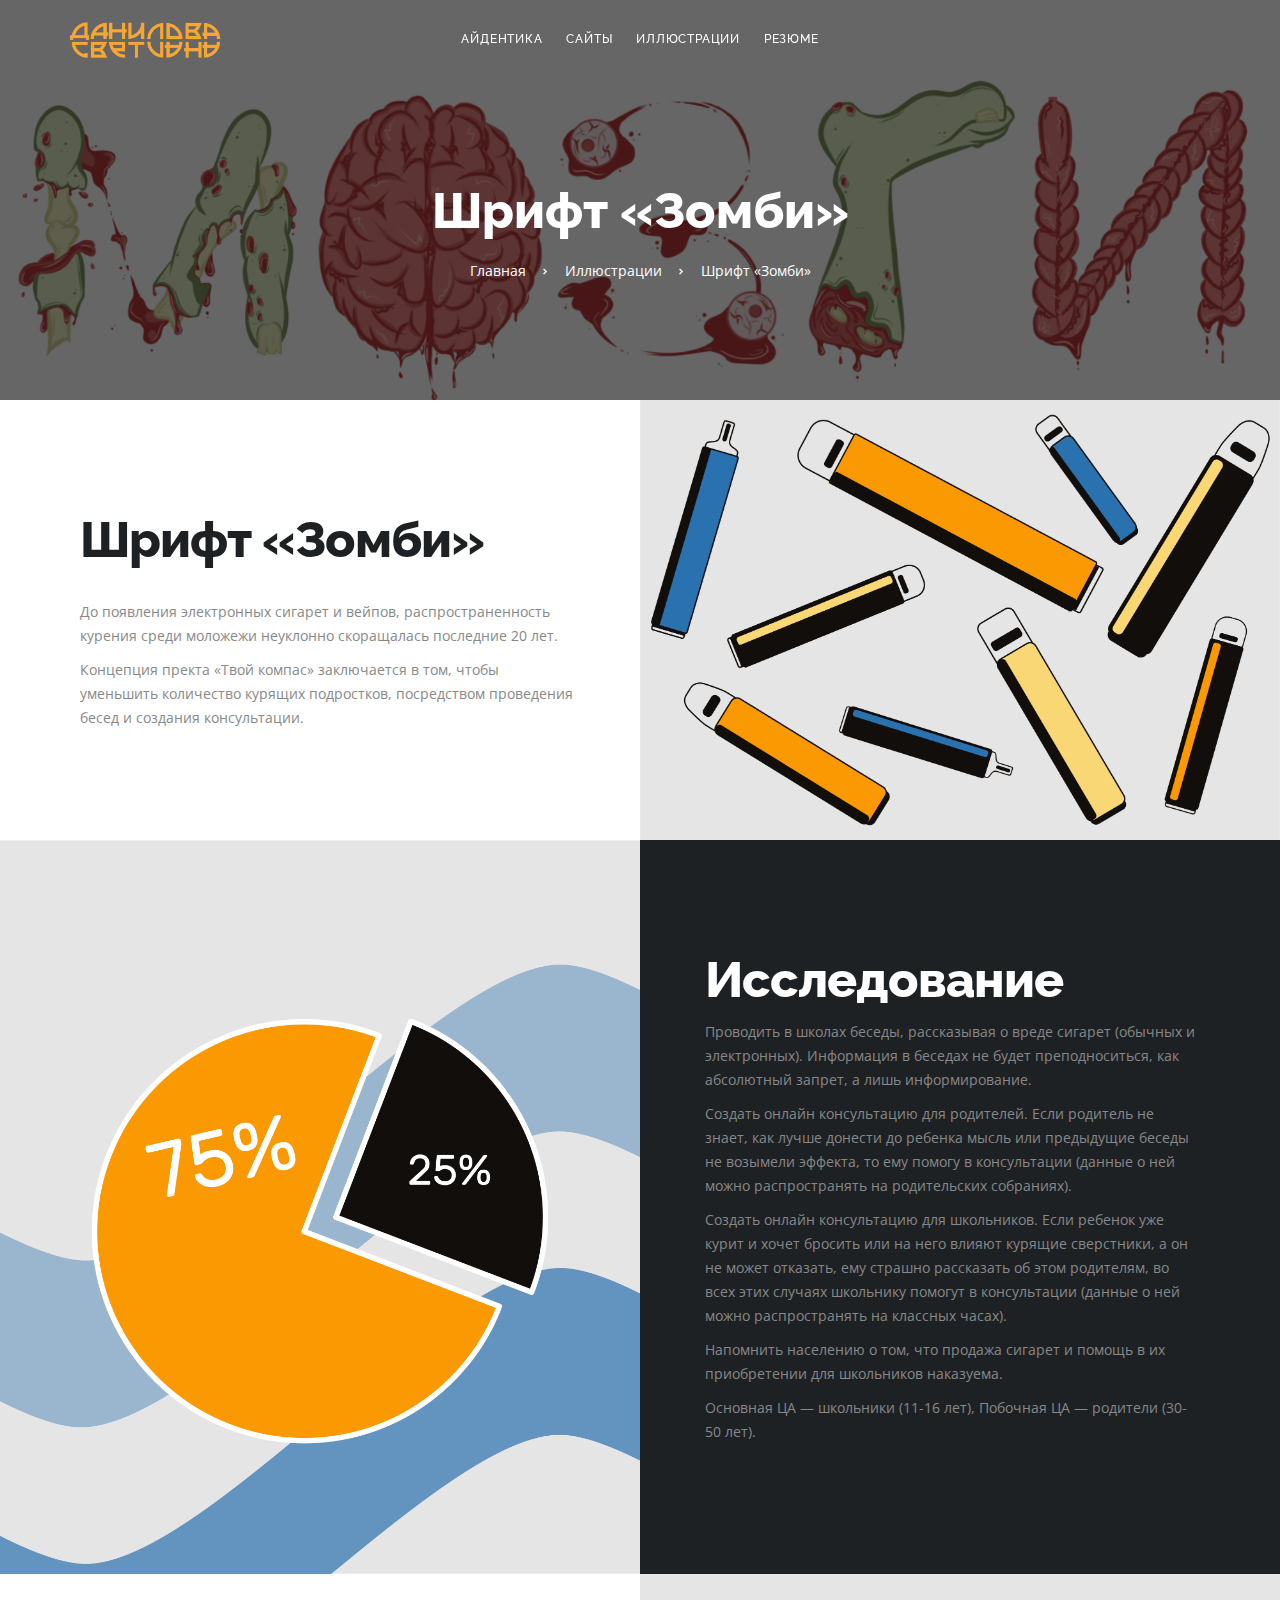
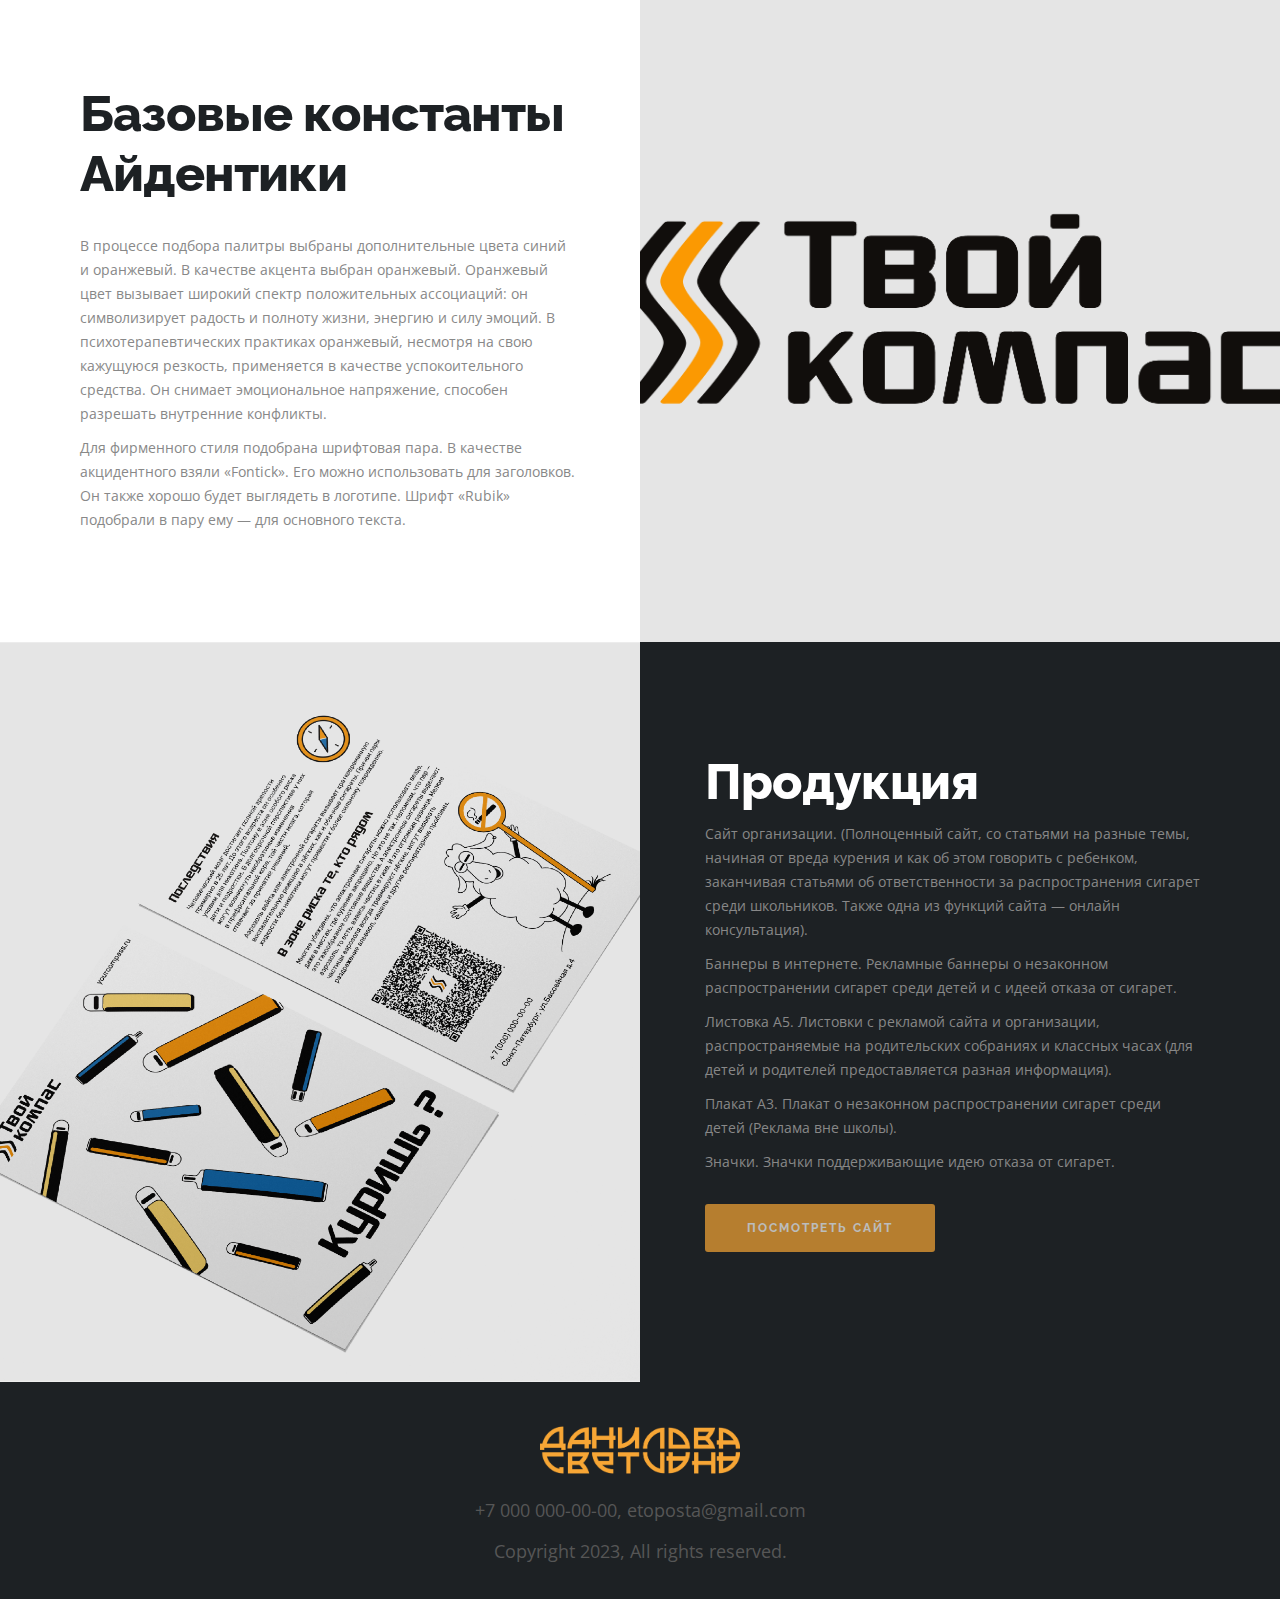
<file: illustrationszombi.html>
<!DOCTYPE html>
<html lang="ru">
<head>
<!--== Cтандарт кодирования символов, позволяющий более компактно хранить и передавать символы ==-->
<meta charset="utf-8">
<!--== Адаптивная верстка — контроль масштаба отображения страницы ==-->
<meta name="viewport" content="width=device-width, initial-scale=1">
<!--== Призывает Internet Explorer работать в определённом режиме документа ==-->
<meta http-equiv="X-UA-Compatible" content="IE=edge">
<title>Portfolio - Ilustration - Zombi</title>
<link rel="shortcut icon" href="assets/images/Фавиконка.svg">

<!-- Основные таблицы стилей -->
<link rel="stylesheet" href="assets/css/master.css">
<!-- Адаптивные таблицы стилей -->
<link rel="stylesheet" href="assets/css/responsive.css">

</head>
<body>


<!--== Начало контейнера ==-->
<div class="wrapper">


  <!--== Шапка начало ==-->
  <nav class="navbar navbar-default navbar-fixed navbar-transparent white bootsnav on no-full no-border studio">
    <div class="container">

      <!--== Навигация по логотипу ==-->
      <div class="navbar-header">
        <button type="button" class="navbar-toggle" data-toggle="collapse" data-target="#navbar-menu"> <i class="tr-icon ion-android-menu"></i> </button>
        <div class="logo"> <a href="index.html"><img class="logo logo-display" src="assets/images/logo orange.png" alt=""> <img class="logo logo-scrolled" src="assets/images/logo orange.png" alt=""> </a> </div>
      </div>

      <!--== Навигация главного меню ==-->
      <div class="collapse navbar-collapse" id="navbar-menu">
        <ul class="nav navbar-nav navbar-center" data-in="fadeIn" data-out="fadeOut">
          <li><a class="page-scroll" href="chapter1.html">Айдентика</a></li>
          <li><a class="page-scroll" href="chapter2.html">Сайты</a></li>
          <li><a class="page-scroll" href="chapter3.html">Иллюстрации</a></li>
          <li><a class="page-scroll" href="resume.html">Резюме</a></li>
        </ul>
      </div>
    </div>
  </nav>
  <!--== Шапка конец ==-->


  <!--== Баннер-хлебные крошки начало ==-->
  <div class="transition-none">
      <section class="title-hero-bg parallax-effect" style="background-image: url(assets/images/Иллюстрации3.png);">
        <div class="container">
          <div class="row">
            <div class="col-md-12">
              <div class="page-title text-center white-color">
                <h1 class="raleway-font font-800">Шрифт «Зомби»</h1>
                <div class="breadcrumb mt-20">
                    <!-- Хлебные крошки начало -->
                        <ul>
                          <li><a href="index.html">Главная</a></li>
                          <li><a href="chapter3.html">Иллюстрации</a></li>
                          <li>Шрифт «Зомби»</li>
                        </ul>
                    <!-- Хлебные крошки конец -->
                </div>
              </div>
            </div>
          </div>

        </div>
      </section>
  </div>
  <!--== Баннер-хлебные крошки конец ==-->


    <!--== 1-Блок проекта начало ==-->
  <div class="white-bg pt-0 pb-0 sm-pt-50 sm-pb-50 about-section">
    <div class="col-md-6 col-sm-6 bg-flex bg-flex-right">
      <div class="bg-flex-holder bg-flex-cover" style="background-image: url(assets/images/БаннерКомпас.png);"></div>
    </div>
    <div class="container-fluid">
      <div class="col-md-6 col-sm-6">
          <div class="col-inner spacer text-left wow fadeInRight" data-wow-delay="0.2s">
            <div class="mission-section xs-mb-80">
              <div class="section-title">
                <h1>Шрифт «Зомби»</h1>
              </div>
              <p>
                До появления электронных сигарет и вейпов, распространенность курения среди моложежи неуклонно скоращалась последние 20 лет.
              </p>
              <p>
                Концепция пректа «Твой компас» заключается в том, чтобы уменьшить количество курящих подростков, посредством проведения бесед и создания консультации.
              </p>
          </div>
          </div>
        </div>
      </div>
  </div>
  <!--== 1-Блок проекта конец ==-->


    <!--== 2-Блок проекта начало ==-->
  <div class="dark-bg pt-0 pb-0 about-section sm-pt-50 sm-pb-50" id="about">
    <div class="col-md-6 col-sm-6 bg-flex bg-flex-left">
      <div class="bg-flex-holder bg-flex-cover" style="background-image: url(assets/images/БаннерКомпас1.png);"></div>
    </div>
    <div class="container-fluid">
      <div class="col-md-6 col-sm-6 col-md-offset-6 col-sm-offset-6">
          <div class="col-inner spacer text-left wow fadeInLeft" data-wow-delay="0.1s">
            <div class="mission-section xs-mb-80">
              <div class="section-title">
                <h1 class="white-color">Исследование</h1>
                <p>Проводить в школах беседы, рассказывая о вреде сигарет (обычных и электронных). Информация в беседах не будет преподноситься, как абсолютный запрет, а лишь информирование.</p>
                <p>Создать онлайн консультацию для родителей. Если родитель не знает, как лучше донести до ребенка мысль или предыдущие беседы не возымели эффекта, то ему помогу в консультации (данные о ней можно распространять на родительских собраниях).
                </p>
                <p>Создать онлайн консультацию для школьников. Если ребенок уже курит и хочет бросить или на него влияют курящие сверстники, а он не может отказать, ему страшно рассказать об этом родителям, во всех этих случаях школьнику помогут в консультации (данные о ней можно распространять на классных часах).
                </p>
                <p>Напомнить населению о том, что продажа сигарет и помощь в их приобретении для школьников наказуема.
                </p>
                <p>Основная ЦА — школьники (11-16 лет), Побочная ЦА — родители (30-50 лет).
                </p>
              </div>
            </div>
          </div>
        </div>
      </div>
  </div>
  <!--== 2-Блок проекта конец ==-->


      <!--== 3-Блок проекта начало ==-->
  <div class="white-bg pt-0 pb-0 sm-pt-50 sm-pb-50 about-section">
    <div class="col-md-6 col-sm-6 bg-flex bg-flex-right">
      <div class="bg-flex-holder bg-flex-cover" style="background-image: url(assets/images/БаннерКомпасЛого.png);"></div>
    </div>
    <div class="container-fluid">
      <div class="col-md-6 col-sm-6">
          <div class="col-inner spacer text-left wow fadeInRight" data-wow-delay="0.2s">
            <div class="mission-section xs-mb-80">
              <div class="section-title">
                <h1>Базовые константы Айдентики</h1>
              </div>
              <p>
                В процессе подбора палитры выбраны дополнительные цвета синий и оранжевый. В качестве акцента выбран оранжевый. Оранжевый цвет вызывает широкий спектр положительных ассоциаций: он символизирует радость и полноту жизни, энергию и силу эмоций. В психотерапевтических практиках оранжевый, несмотря на свою кажущуюся резкость, применяется в качестве успокоительного средства. Он снимает эмоциональное напряжение, способен разрешать внутренние конфликты.
              </p>
              <p>
                Для фирменного стиля подобрана шрифтовая пара. В качестве акцидентного взяли «Fontick». Его можно использовать для заголовков. Он также хорошо будет выглядеть в логотипе. Шрифт «Rubik» подобрали в пару ему — для основного текста.
              </p>
          </div>
          </div>
        </div>
      </div>
  </div>
  <!--== 3-Блок проекта конец ==-->


      <!--== 4-Блок проекта начало ==-->
  <div class="dark-bg pt-0 pb-0 about-section sm-pt-50 sm-pb-50" id="about">
    <div class="col-md-6 col-sm-6 bg-flex bg-flex-left">
      <div class="bg-flex-holder bg-flex-cover" style="background-image: url(assets/images/БаннерЛистовка.png);"></div>
    </div>
    <div class="container-fluid">
      <div class="col-md-6 col-sm-6 col-md-offset-6 col-sm-offset-6">
          <div class="col-inner spacer text-left wow fadeInLeft" data-wow-delay="0.1s">
            <div class="mission-section xs-mb-80">
              <div class="section-title">
                <h1 class="white-color">Продукция</h1>
                <p>Сайт организации. (Полноценный сайт, со статьями на разные темы, начиная от вреда курения и как об этом говорить с ребенком, заканчивая статьями об ответственности за распространения сигарет среди школьников. Также одна из функций сайта — онлайн консультация).
                </p>
                <p>
                  Баннеры в интернете. Рекламные баннеры о незаконном распространении сигарет среди детей и с идеей отказа от сигарет.
                </p>
                <p>
                  Листовка А5. Листовки с рекламой сайта и организации, распространяемые на родительских собраниях и классных часах (для детей и родителей предоставляется разная информация).
                </p>
                <p>
                  Плакат А3. Плакат о незаконном распространении сигарет среди детей (Реклама вне школы).
                </p>
                <p>
                  Значки. Значки поддерживающие идею отказа от сигарет.
                </p>
                <p class="mt-30">
                <a class="btn btn-lg btn-color btn-default" href="sitecompass.html">Посмотреть сайт</a>
                </p>
              </div>
            </div>
          </div>
        </div>
      </div>
  </div>
  <!--== 4-Блок проекта конец ==-->


  <!--== Подвал старт ==-->
  <footer class="footer">
    <div class="footer-copyright">
      <div class="container">
        <div class="row wow fadeInUp" data-wow-delay="0.1s">
          <div class="col-md-8 centerize-col text-center">
            <div class="footer-logo">
              <a href="index.html"><img src="assets/images/logo orange.png" class="img-responsive centerize-col" alt="Footer Logo"/></a>
            </div>
            <div class="copy-right">+7 000 000-00-00, etoposta@gmail.com</div>
            <div class="copy-right">Copyright 2023, All rights reserved.</div>
          </div>
        </div>
      </div>
    </div>
  </footer>
  <!--== Подвал конец ==-->


</div>
<!--== Конец контейнера ==-->

<!--== JS начало ==-->
<script src="assets/js/jquery.min.js"></script>
<script src="assets/js/plugins.js"></script>
<!--== JS конец ==-->

</body>
</html>
</file>
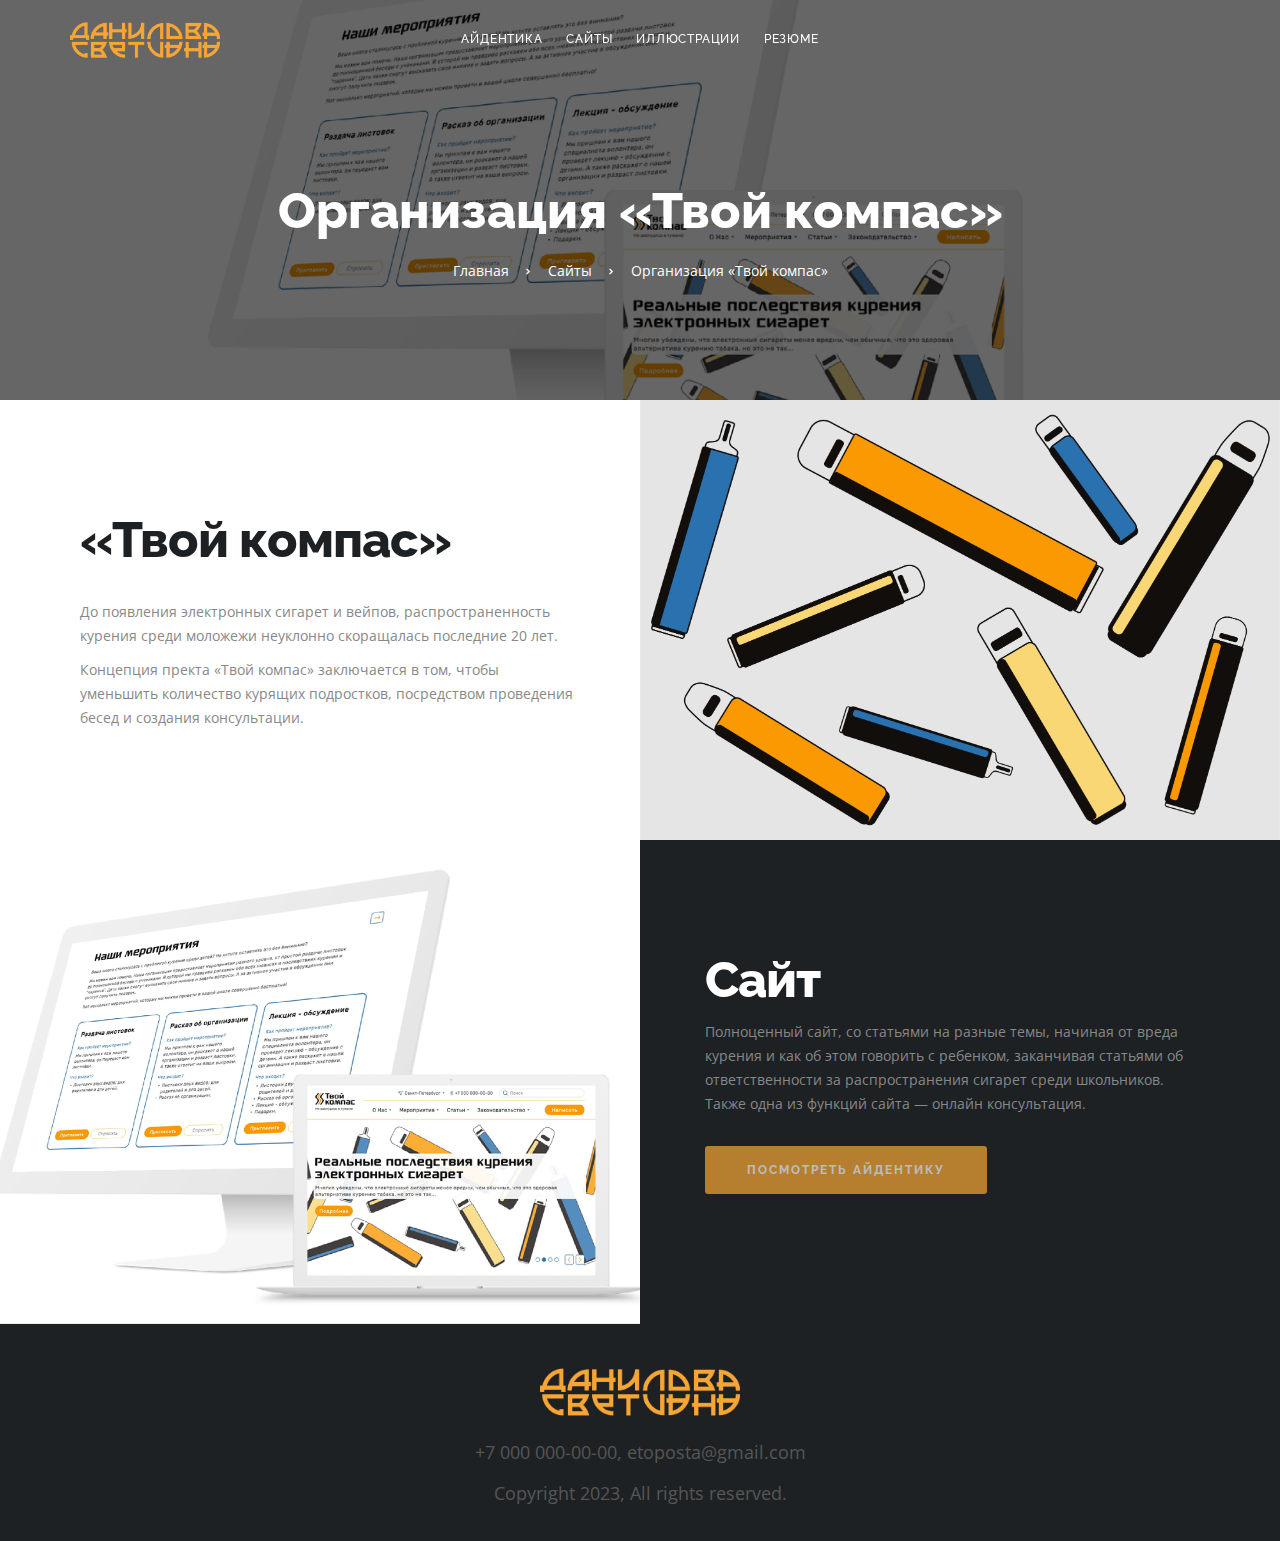
<file: sitecompass.html>
<!DOCTYPE html>
<html lang="ru">
<head>
<!--== Cтандарт кодирования символов, позволяющий более компактно хранить и передавать символы ==-->
<meta charset="utf-8">
<!--== Адаптивная верстка — контроль масштаба отображения страницы ==-->
<meta name="viewport" content="width=device-width, initial-scale=1">
<!--== Призывает Internet Explorer работать в определённом режиме документа ==-->
<meta http-equiv="X-UA-Compatible" content="IE=edge">
<title>Portfolio - Site - Compass</title>
<link rel="shortcut icon" href="assets/images/Фавиконка.svg">

<!-- Основные таблицы стилей -->
<link rel="stylesheet" href="assets/css/master.css">
<!-- Адаптивные таблицы стилей -->
<link rel="stylesheet" href="assets/css/responsive.css">

</head>
<body>


<!--== Начало контейнера ==-->
<div class="wrapper">


  <!--== Шапка начало ==-->
  <nav class="navbar navbar-default navbar-fixed navbar-transparent white bootsnav on no-full no-border studio">
    <div class="container">

      <!--== Навигация по логотипу ==-->
      <div class="navbar-header">
        <button type="button" class="navbar-toggle" data-toggle="collapse" data-target="#navbar-menu"> <i class="tr-icon ion-android-menu"></i> </button>
        <div class="logo"> <a href="index.html"><img class="logo logo-display" src="assets/images/logo orange.png" alt=""> <img class="logo logo-scrolled" src="assets/images/logo orange.png" alt=""> </a> </div>
      </div>

      <!--== Навигация главного меню ==-->
      <div class="collapse navbar-collapse" id="navbar-menu">
        <ul class="nav navbar-nav navbar-center" data-in="fadeIn" data-out="fadeOut">
          <li><a class="page-scroll" href="chapter1.html">Айдентика</a></li>
          <li><a class="page-scroll" href="chapter2.html">Сайты</a></li>
          <li><a class="page-scroll" href="chapter3.html">Иллюстрации</a></li>
          <li><a class="page-scroll" href="resume.html">Резюме</a></li>
        </ul>
      </div>
    </div>
  </nav>
  <!--== Шапка конец ==-->


  <!--== Баннер-хлебные крошки начало ==-->
  <div class="transition-none">
      <section class="title-hero-bg parallax-effect" style="background-image: url(assets/images/Раздел2.png);">
        <div class="container">
          <div class="row">
            <div class="col-md-12">
              <div class="page-title text-center white-color">
                <h1 class="raleway-font font-800">Организация «Твой компас»</h1>
                <div class="breadcrumb mt-20">
                    <!-- Хлебные крошки начало -->
                        <ul>
                          <li><a href="index.html">Главная</a></li>
                          <li><a href="chapter2.html">Сайты</a></li>
                          <li>Организация «Твой компас»</li>
                        </ul>
                    <!-- Хлебные крошки конец -->
                </div>
              </div>
            </div>
          </div>

        </div>
      </section>
  </div>
  <!--== Баннер-хлебные крошки конец ==-->


    <!--== 1-Блок проекта начало ==-->
  <div class="white-bg pt-0 pb-0 sm-pt-50 sm-pb-50 about-section">
    <div class="col-md-6 col-sm-6 bg-flex bg-flex-right">
      <div class="bg-flex-holder bg-flex-cover" style="background-image: url(assets/images/БаннерКомпас.png);"></div>
    </div>
    <div class="container-fluid">
      <div class="col-md-6 col-sm-6">
          <div class="col-inner spacer text-left wow fadeInRight" data-wow-delay="0.2s">
            <div class="mission-section xs-mb-80">
              <div class="section-title">
                <h1>«Твой компас»</h1>
              </div>
              <p>
                До появления электронных сигарет и вейпов, распространенность курения среди моложежи неуклонно скоращалась последние 20 лет.
              </p>
              <p>
                Концепция пректа «Твой компас» заключается в том, чтобы уменьшить количество курящих подростков, посредством проведения бесед и создания консультации.
              </p>
          </div>
          </div>
        </div>
      </div>
  </div>
  <!--== 1-Блок проекта конец ==-->


    <!--== 2-Блок проекта начало ==-->
  <div class="dark-bg pt-0 pb-0 about-section sm-pt-50 sm-pb-50" id="about">
    <div class="col-md-6 col-sm-6 bg-flex bg-flex-left">
      <div class="bg-flex-holder bg-flex-cover" style="background-image: url(assets/images/Раздел2.png);"></div>
    </div>
    <div class="container-fluid">
      <div class="col-md-6 col-sm-6 col-md-offset-6 col-sm-offset-6">
          <div class="col-inner spacer text-left wow fadeInLeft" data-wow-delay="0.1s">
            <div class="mission-section xs-mb-80">
              <div class="section-title">
                <h1 class="white-color">Сайт</h1>
                <p>Полноценный сайт, со статьями на разные темы, начиная от вреда курения и как об этом говорить с ребенком, заканчивая статьями об ответственности за распространения сигарет среди школьников. Также одна из функций сайта — онлайн консультация.
                </p>
                <p class="mt-30">
                 <a class="btn btn-lg btn-color btn-default" href="identitycompass.html">Посмотреть айдентику</a>
                </p>
              </div>
            </div>
          </div>
        </div>
      </div>
  </div>
  <!--== 2-Блок проекта конец ==-->


  <!--== Подвал старт ==-->
  <footer class="footer">
    <div class="footer-copyright">
      <div class="container">
        <div class="row wow fadeInUp" data-wow-delay="0.1s">
          <div class="col-md-8 centerize-col text-center">
            <div class="footer-logo">
              <a href="index.html"><img src="assets/images/logo orange.png" class="img-responsive centerize-col" alt="Footer Logo"/></a>
            </div>
            <div class="copy-right">+7 000 000-00-00, etoposta@gmail.com</div>
            <div class="copy-right">Copyright 2023, All rights reserved.</div>
          </div>
        </div>
      </div>
    </div>
  </footer>
  <!--== Подвал конец ==-->


</div>
<!--== Конец контейнера ==-->

<!--== JS начало ==-->
<script src="assets/js/jquery.min.js"></script>
<script src="assets/js/plugins.js"></script>
<!--== JS конец ==-->

</body>
</html>
</file>
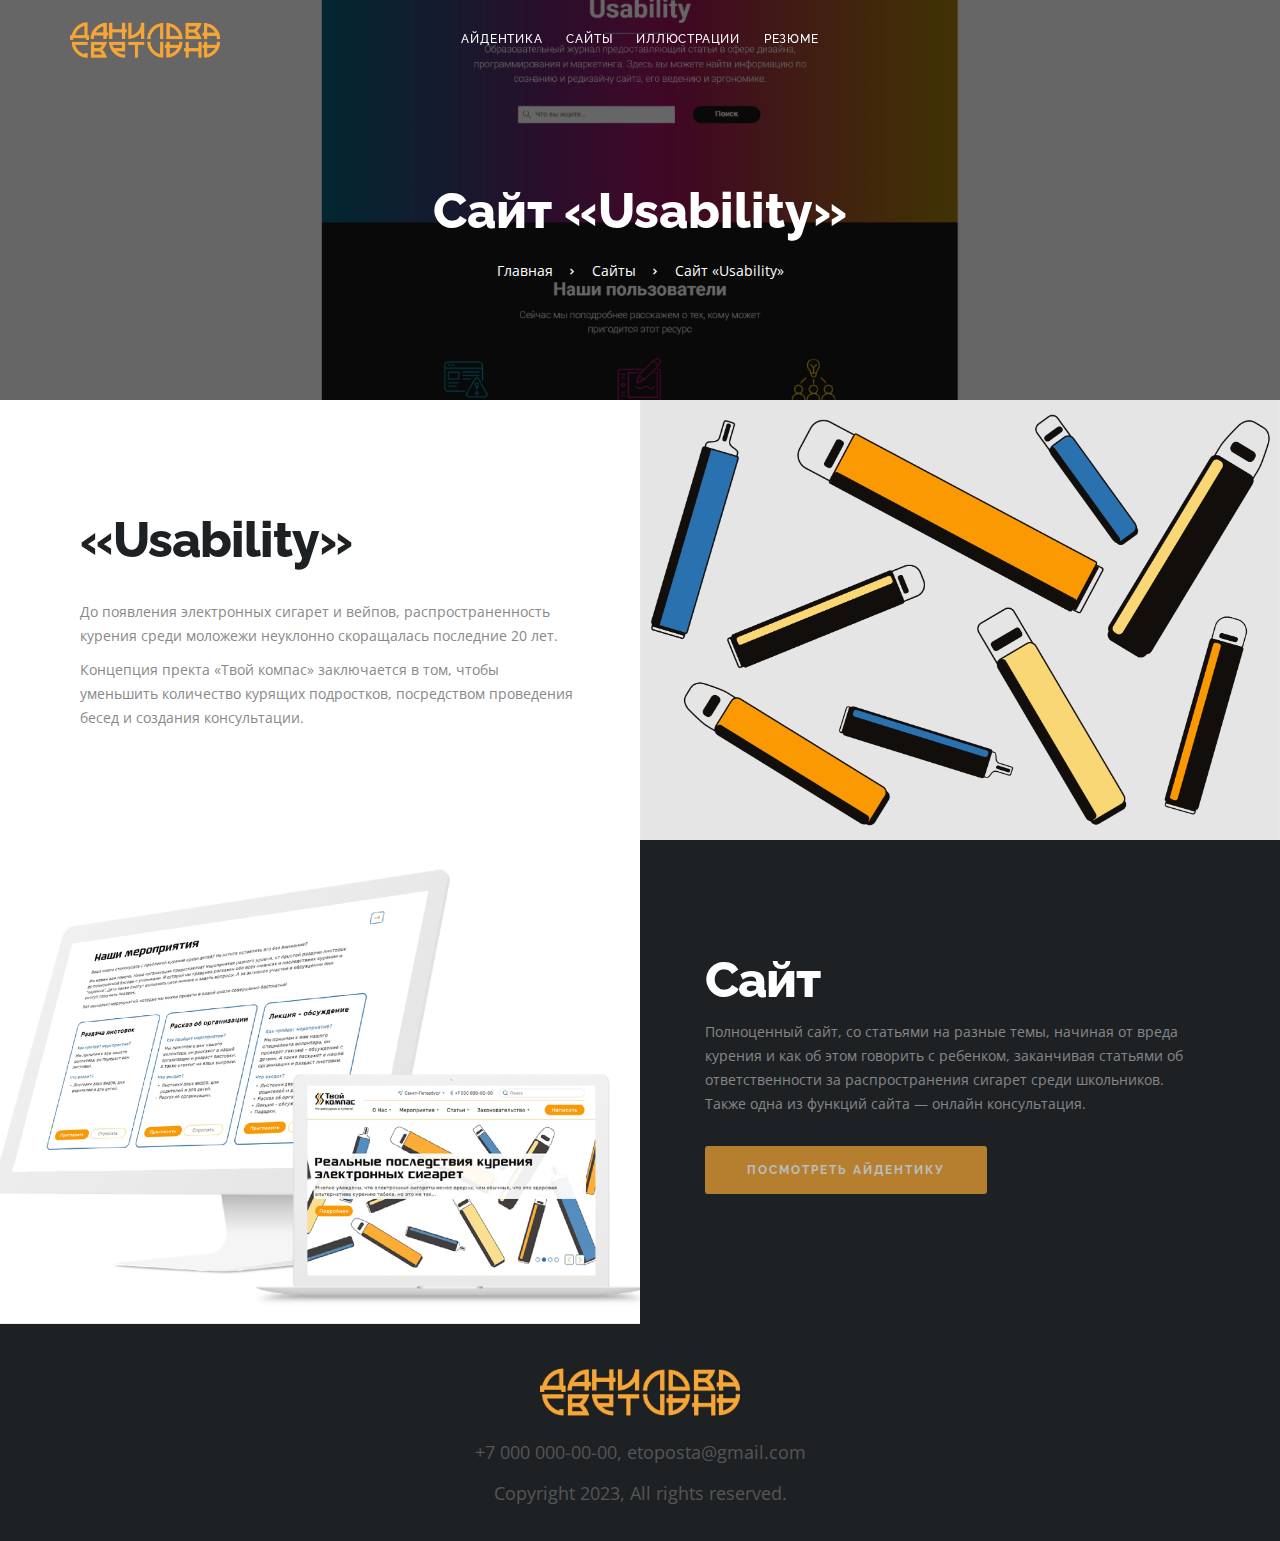
<file: siteusability.html>
<!DOCTYPE html>
<html lang="ru">
<head>
<!--== Cтандарт кодирования символов, позволяющий более компактно хранить и передавать символы ==-->
<meta charset="utf-8">
<!--== Адаптивная верстка — контроль масштаба отображения страницы ==-->
<meta name="viewport" content="width=device-width, initial-scale=1">
<!--== Призывает Internet Explorer работать в определённом режиме документа ==-->
<meta http-equiv="X-UA-Compatible" content="IE=edge">
<title>Portfolio - Site - Usability</title>
<link rel="shortcut icon" href="assets/images/Фавиконка.svg">

<!-- Основные таблицы стилей -->
<link rel="stylesheet" href="assets/css/master.css">
<!-- Адаптивные таблицы стилей -->
<link rel="stylesheet" href="assets/css/responsive.css">

</head>
<body>


<!--== Начало контейнера ==-->
<div class="wrapper">


  <!--== Шапка начало ==-->
  <nav class="navbar navbar-default navbar-fixed navbar-transparent white bootsnav on no-full no-border studio">
    <div class="container">

      <!--== Навигация по логотипу ==-->
      <div class="navbar-header">
        <button type="button" class="navbar-toggle" data-toggle="collapse" data-target="#navbar-menu"> <i class="tr-icon ion-android-menu"></i> </button>
        <div class="logo"> <a href="index.html"><img class="logo logo-display" src="assets/images/logo orange.png" alt=""> <img class="logo logo-scrolled" src="assets/images/logo orange.png" alt=""> </a> </div>
      </div>

      <!--== Навигация главного меню ==-->
      <div class="collapse navbar-collapse" id="navbar-menu">
        <ul class="nav navbar-nav navbar-center" data-in="fadeIn" data-out="fadeOut">
          <li><a class="page-scroll" href="chapter1.html">Айдентика</a></li>
          <li><a class="page-scroll" href="chapter2.html">Сайты</a></li>
          <li><a class="page-scroll" href="chapter3.html">Иллюстрации</a></li>
          <li><a class="page-scroll" href="resume.html">Резюме</a></li>
        </ul>
      </div>
    </div>
  </nav>
  <!--== Шапка конец ==-->


  <!--== Баннер-хлебные крошки начало ==-->
  <div class="transition-none">
      <section class="title-hero-bg parallax-effect" style="background-image: url(assets/images/СайтМонтажнаяобласть1.png);">
        <div class="container">
          <div class="row">
            <div class="col-md-12">
              <div class="page-title text-center white-color">
                <h1 class="raleway-font font-800">Сайт «Usability»</h1>
                <div class="breadcrumb mt-20">
                    <!-- Хлебные крошки начало -->
                        <ul>
                          <li><a href="index.html">Главная</a></li>
                          <li><a href="chapter2.html">Сайты</a></li>
                          <li>Сайт «Usability»</li>
                        </ul>
                    <!-- Хлебные крошки конец -->
                </div>
              </div>
            </div>
          </div>

        </div>
      </section>
  </div>
  <!--== Баннер-хлебные крошки конец ==-->


    <!--== 1-Блок проекта начало ==-->
  <div class="white-bg pt-0 pb-0 sm-pt-50 sm-pb-50 about-section">
    <div class="col-md-6 col-sm-6 bg-flex bg-flex-right">
      <div class="bg-flex-holder bg-flex-cover" style="background-image: url(assets/images/БаннерКомпас.png);"></div>
    </div>
    <div class="container-fluid">
      <div class="col-md-6 col-sm-6">
          <div class="col-inner spacer text-left wow fadeInRight" data-wow-delay="0.2s">
            <div class="mission-section xs-mb-80">
              <div class="section-title">
                <h1>«Usability»</h1>
              </div>
              <p>
                До появления электронных сигарет и вейпов, распространенность курения среди моложежи неуклонно скоращалась последние 20 лет.
              </p>
              <p>
                Концепция пректа «Твой компас» заключается в том, чтобы уменьшить количество курящих подростков, посредством проведения бесед и создания консультации.
              </p>
          </div>
          </div>
        </div>
      </div>
  </div>
  <!--== 1-Блок проекта конец ==-->


    <!--== 2-Блок проекта начало ==-->
  <div class="dark-bg pt-0 pb-0 about-section sm-pt-50 sm-pb-50" id="about">
    <div class="col-md-6 col-sm-6 bg-flex bg-flex-left">
      <div class="bg-flex-holder bg-flex-cover" style="background-image: url(assets/images/Раздел2.png);"></div>
    </div>
    <div class="container-fluid">
      <div class="col-md-6 col-sm-6 col-md-offset-6 col-sm-offset-6">
          <div class="col-inner spacer text-left wow fadeInLeft" data-wow-delay="0.1s">
            <div class="mission-section xs-mb-80">
              <div class="section-title">
                <h1 class="white-color">Сайт</h1>
                <p>Полноценный сайт, со статьями на разные темы, начиная от вреда курения и как об этом говорить с ребенком, заканчивая статьями об ответственности за распространения сигарет среди школьников. Также одна из функций сайта — онлайн консультация.
                </p>
                <p class="mt-30">
                 <a class="btn btn-lg btn-color btn-default" href="identitycompass.html">Посмотреть айдентику</a>
                </p>
              </div>
            </div>
          </div>
        </div>
      </div>
  </div>
  <!--== 2-Блок проекта конец ==-->


  <!--== Подвал старт ==-->
  <footer class="footer">
    <div class="footer-copyright">
      <div class="container">
        <div class="row wow fadeInUp" data-wow-delay="0.1s">
          <div class="col-md-8 centerize-col text-center">
            <div class="footer-logo">
              <a href="index.html"><img src="assets/images/logo orange.png" class="img-responsive centerize-col" alt="Footer Logo"/></a>
            </div>
            <div class="copy-right">+7 000 000-00-00, etoposta@gmail.com</div>
            <div class="copy-right">Copyright 2023, All rights reserved.</div>
          </div>
        </div>
      </div>
    </div>
  </footer>
  <!--== Подвал конец ==-->


</div>
<!--== Конец контейнера ==-->

<!--== JS начало ==-->
<script src="assets/js/jquery.min.js"></script>
<script src="assets/js/plugins.js"></script>
<!--== JS конец ==-->

</body>
</html>
</file>
<file: assets/css/master.css>
/*
====================================
[ CSS TABLE CONTENT ]
------------------------------------
    1.0 - General
    2.0 - Typography
    3.0 - Global Style
    4.0 - Navigation
    5.0 - Search Box
    6.0 - Page Title Section
    7.0 - Slider Section
    8.0 - Creative Section
    9.0 - Recent Project Section
    9.1 - Overlay and hover effect
    10.0 - Magnific Popup CSS
    11.0 - Feature Section
    12.0 - About Section
    13.0 - Counter Section
    14.0 - Team Section
    15.0 - Video Section
    16.0 - Service Section
    17.0 - Process Section
    18.0 - Portfolio Section
    19.0 - Portfolio Single Page
    20.0 - Partner Section
    21.0 - Case study section
    22.0 - Map Section
    23.0 - Contact Section
    24.0 - Footer Section
    25.0 - Preloader
    26.0 - Homepage Two
    27.0 - Homepage Three
    28.0 - About us Page
    29.0 - About us page two
    30.0 - Blog Page
    31.0 - Blog Page Version Two
    32.0 - Full Width Section
    33.0 - Call to action section
    34.0 - Client Testimonial Style
    35.0 - Parallax Homepage
    36.0 - Contact Page
    37.0 - 404 page
    38.0 - Slick slider customization
-------------------------------------
[ END CSS TABLE CONTENT ]
=====================================
*/

/* Theme Reset Start */

@import url('https://fonts.googleapis.com/css?family=Open+Sans:400,600|Raleway:200,300,400,500,700,800');
@import url("../css/bootstrap.min.css");
@import url("../css/custom-icons.min.css");
@import url("../css/icofont.min.css");
@import url("../css/cubeportfolio.css");
@import url("../css/bootsnav.css");
@import url("../css/slick.css");
@import url("../css/animate.css");

/* Transitons */

@-webkit-keyframes it-zoom {
  0% {
    -webkit-transform: scale(1);
            transform: scale(1);
    opacity: .6; }
  100% {
    -webkit-transform: scale(1.5);
            transform: scale(1.5);
    opacity: 0; }
  }

@keyframes it-zoom {
  0% {
    -webkit-transform: scale(1);
            transform: scale(1);
    opacity: .6; }
  100% {
    -webkit-transform: scale(1.5);
            transform: scale(1.5);
    opacity: 0; }
  }

a, a:hover, a *{-o-transition: .3s;-ms-transition: .3s;-moz-transition: .3s;-webkit-transition: .3s;transition: .3s;}

/* Loader */

#loader-overlay {width: 100%;height: 100vh;background: #1d2124;position: fixed;z-index: 999999;top: 0;left: 0;right: 0;}
.loader{display: inline-block;width: 100px;height: 100px;position: absolute;top: 50%;left: 50%;transform: translateY(-50%);-webkit-transform: translateY(-50%);-moz-transform: translateY(-50%); -webkit-transform: translateX(-50%);-moz-transform: translateX(-50%);transform: translateX(-50%);}
.spinner-double-dot-in{display: block;float: left;width: 50px;height: 50px;border-radius: 50%;border: 2.125px solid #eee;animation: spinner 1.2s linear infinite;position: relative;}
.spinner-double-dot-in:before, .spinner-double-dot-in:after {content: '';position: absolute;top: -20.25px;left: 12.875px;width: 6.25px;height: 6.25px;border-radius: 50%;background: #1ca7ec;}
.spinner-double-dot-in:after {top: auto;bottom: -20.25px;}

@-webkit-keyframes spinner {
  0% {
    transform: rotate(0);
  }
  100% {
    transform: rotate(360deg);
  }
}

@-moz-keyframes spinner {
  0% {
    transform: rotate(0);
  }
  100% {
    transform: rotate(360deg);
  }
}

@keyframes spinner {
  0% {
    transform: rotate(0);
  }
  100% {
    transform: rotate(360deg);
  }
}

/* Selection */

::selection {background-color: #1d2124;color: #fff;}

/* All */

* {margin: 0;padding: 0;min-height:0;min-width:0;}
*, :after, :before {box-sizing: border-box;}

html, body{position: relative;height: 100%;}
body {color: #888;background: #fafafa;font-size:14px;font-family: 'Open Sans', sans-serif;font-weight: 400;}
iframe {border: 0;}
video {background-size: cover;display: table-cell;vertical-align: middle;width: 100%;}
.html5-video {background-color: #000; height: auto; left: 50%; min-height: 100%; min-width: 100%; position: absolute; top: 50%; -ms-transform: translate(-50%, -50%); -webkit-transform: translate(-50%, -50%); transform: translate(-50%, -50%); -moz-transform: translate(-50%, -50%); -o-transform: translate(-50%, -50%);  width: auto; z-index: -3; }
iframe, embed, object {max-width: 100%;}
.wrapper {position: relative;z-index: 20;overflow-x: hidden;}

/* Typography */

h1, h2, h3, h4, h5, h6 {color: #1d2124;margin: 20px 0 10px 0;font-style: normal;font-family: 'Raleway', sans-serif;}
h1, h2, h3, h4, h5, h6, .h1, .h2, .h3, .h4, .h5, .h6 {line-height: 1.2em;}
h1 { font-size: 56px;}
h2 { font-size: 36px;}
h3 { font-size: 24px;}
h4 { font-size: 18px;}
h5 { font-size: 16px;}
h6 { font-size: 12px;}
h1 a, h2 a, h3 a, h4 a, h5 a, h6 a { color: #1d2124;}
h1 a:hover, h2 a:hover, h3 a:hover, h4 a:hover, h5 a:hover, h6 a:hover { color: #1ca7ec;}
h1 a.dark, h2 a.dark, h3 a.dark, h4 a.dark, h5 a.dark, h6 a.dark { color: #fff;}
h1 a.dark:hover, h2 a.dark:hover, h3 a.dark:hover, h4 a.dark:hover, h5 a.dark:hover, h6 a.dark:hover { color: #1ca7ec;}
p a {}
p a:hover {color: #1ca7ec;}
p {letter-spacing: normal;line-height: 24px;color: #888;font-weight:400;font-family: 'Open Sans', sans-serif;}
p.intro{font-size:16px;line-height:1.5em;}
a {text-decoration: none;color:#1d2124;}
a:hover, a:focus, a:active {outline: none;text-decoration: none;color:#1ca7ec;}
ul {list-style: disc;}
li > ul, li > ol {padding: 0;margin-left: 15px;}
figure {margin-bottom: 6px;position: relative;}
img {height: auto;max-width: 100%;}
.mark, mark{background-color:#1ca7ec;color:#fff;}
pre {margin: 0 20px;padding: 10px;border: 1px solid #e2e2e2;background: #f1f1f1;border-radius:0;}
blockquote {border-left: 2px solid #1ca7ec;background: #fff;padding: 15px 40px;}
blockquote p {font-size: 18px;line-height: 30px;margin-bottom: 17px !important;font-weight: 300;}
.blockquote-reverse, blockquote.pull-right {border-right: 2px solid #1ca7ec;background:#fff;}
.outline-alert {background-color: transparent!important;}
strong { color: #414141; }
hr{border:0;height: 2px;width:100%;margin:20px auto;}
hr.left-line{margin:20px 0 20px 0;width:60px;}
hr.center_line{width:60px;}
.text-decoration-underline{text-decoration: underline;}
.text-decoration-none{text-decoration: none;}
.line-trough{text-decoration: line-through;}

.text-animation {
  display: inline;
  text-indent: 8px;
}

.text-animation span {
  animation: topToBottom 12.5s linear infinite 0s;
  -ms-animation: topToBottom 12.5s linear infinite 0s;
  -webkit-animation: topToBottom 12.5s linear infinite 0s;
  color: #00abe9;
  opacity: 0;
  overflow: hidden;
  position: absolute;
}

.text-animation span:nth-child(2) {
  animation-delay: 2.5s;
  -ms-animation-delay: 2.5s;
  -webkit-animation-delay: 2.5s;
}

.text-animation span:nth-child(3) {
  animation-delay: 5s;
  -ms-animation-delay: 5s;
  -webkit-animation-delay: 5s;
}

.text-animation span:nth-child(4) {
  animation-delay: 7.5s;
  -ms-animation-delay: 7.5s;
  -webkit-animation-delay: 7.5s;
}

.text-animation span:nth-child(5) {
  animation-delay: 10s;
  -ms-animation-delay: 10s;
  -webkit-animation-delay: 10s;
}

/*topToBottom Animation*/
@-webkit-keyframes topToBottom {
  0% {
    opacity: 0;
  }
  5% {
    opacity: 0;
    -webkit-transform: translateY(-50px);
  }
  10% {
    opacity: 1;
    -webkit-transform: translateY(0px);
  }
  25% {
    opacity: 1;
    -webkit-transform: translateY(0px);
  }
  30% {
    opacity: 0;
    -webkit-transform: translateY(50px);
  }
  80% {
    opacity: 0;
  }
  100% {
    opacity: 0;
  }
}

.section-title{margin-bottom: 30px;}
.section-title h1{font-size: 50px;font-weight: 800;margin-top: 10px;letter-spacing: -1px;}
.section-title h2{font-size: 25px;line-height: 0.75;margin: 0;}
.section-title .md-icon li:first-child{margin: 0;}
.section-title .md-icon li{margin: 0 4px;}

/* Forms */

label {margin-bottom: 10px;font-weight: 500;color:#1d2124;font-family: 'Open Sans', sans-serif;font-size: 14px;}
textarea:focus, input[type="text"]:focus, input[type="password"]:focus, input[type="datetime"]:focus, input[type="datetime-local"]:focus, input[type="date"]:focus, input[type="month"]:focus, input[type="time"]:focus, input[type="week"]:focus, input[type="number"]:focus, input[type="email"]:focus, input[type="url"]:focus, input[type="search"]:focus, input[type="tel"]:focus, input[type="color"]:focus, .uneditable-input:focus {
border-color: none;box-shadow: none;outline: 0 none;}
.search-submit{position: absolute;right: 20px;top:14px;background: none;border:0;padding: 0;font-size:20px;-webkit-transition: all 0.3s;-o-transition: all 0.3s;transition: all 0.3s;color:#e0e0e0;}
.search-submit:hover{color: #1ca7ec;}
.select-custom {width: 100%;overflow: hidden;background: url(../images/select-arrow.png) no-repeat 97% 50%;border: 1px solid #fff;margin-bottom: 20px;}
.select-custom select {width: 100%;border: none;box-shadow: none;background-color: transparent;background-image: none;-webkit-appearance: none;-moz-appearance: none;
appearance: none;cursor: pointer;}
.md-input, .md-textarea, .md-select select {padding: 10px 20px;font-size: 14px;line-height: normal;border-radius: 4px;}
input, textarea, select {border: 1px solid transparent;font-size: 14px;padding: 8px 15px;width: 100%;margin: 0 0 10px 0;max-width: 100%;resize: none;background-color: #f8f8f8;color:#fff;}
.has-error input, .has-error textarea, .has-error select{border-color: #888;}
.help-block{margin-top: 0;}
.has-error .help-block, .has-error .control-label, .has-error .radio, .has-error .checkbox, .has-error .radio-inline, .has-error .checkbox-inline, .has-error.radio label, .has-error.checkbox label, .has-error.radio-inline label, .has-error.checkbox-inline label {
color: #fe4f4f;font-size: 12px;}
.contact-form-style-01 input, .contact-form-style-01 textarea, .contact-form-style-01 select {color:#000;}
.contact-form-style-02 .form-control{background-color: rgba(0,0,0,0.5);border-top:0;border-left:0;border-right:0;border-bottom:1px solid #fff;padding: 10px 0;}
.contact-form-style-02 .has-error input, .contact-form-style-02 .has-error textarea, .contact-form-style-02 .has-error select{border-color: #1d2124;}
.contact-form-style-02 .has-error .help-block, .contact-form-style-02 .has-error .control-label, .contact-form-style-02 .has-error .radio, .contact-form-style-02 .has-error .checkbox, .contact-form-style-02 .has-error .radio-inline, .contact-form-style-02 .has-error .checkbox-inline, .contact-form-style-02 .has-error.radio label, .contact-form-style-02 .has-error.checkbox label, .contact-form-style-02 .has-error.radio-inline label, .contact-form-style-02 .has-error.checkbox-inline label {
 color: #fff;}
 .contact-form-style-03 input, .contact-form-style-03 textarea, .contact-form-style-03 select {color:#1d2124;}

/* Sections */

section, .about-section {padding-top:120px;padding-bottom:120px;position: relative;z-index: 10;background:#f5f5f5;overflow: hidden;}
section.lg-section{padding-top:150px;padding-bottom:150px;}
.section-heading {text-align: center;margin: auto;float: none;padding-bottom: 20px;}

/* Top Bar */

.top-bar{font-size: 12px;width: 100%;}
.dropdown-style-01 .dropdown-menu {margin-top: 12px;min-width: 130px;border-radius: 0;border: none;z-index: 444;right: 0;left: auto;}
.dropdown-style-01 .btn{color: #fff;font-size: 12px;padding: 0;margin: 0;background-color: transparent;font-weight: normal;text-transform: capitalize;border: 0;}

/* Navigations */

.navbar-nav {float: right;margin: 0;padding: 0px 10px;}
nav.navbar.bootsnav.navbar-transparent .logo {position: relative;z-index: 110;display: table;height: 80px;-webkit-transition: all .3s ease;transition: all .3s ease;}
nav.navbar.bootsnav.navbar-transparent.brand-center .logo, .brand-center .logo {text-align: center;margin: 0 auto;}
nav.navbar.bootsnav.navbar-transparent.brand-center .navbar-brand {padding: 20px 15px;}
.navbar-brand {padding: 11px 15px;}
.logo {position: relative;z-index: 110;display: table;height: 60px;-webkit-transition: all .3s ease;transition: all .3s ease;}
.logo img {max-height: 50px;-webkit-transition: all .5s ease;transition: all .5s ease;display: block;}
.logo.z-index-1{z-index: 1;}
nav .logo > a {display: table-cell;vertical-align: middle;}
.navbar-scrollspy .logo img {text-align:center;margin: 0 auto;}
.menu-logo, .vcard-address{float: left;}
nav.bootsnav.navbar-sidebar ul.nav {margin: 0 0 30px 0;}
nav.navbar.bootsnav.navbar-transparent.white ul.nav > li > a.nav-btn-default {padding-top: 10px;padding-bottom: 10px;margin-top: 15px;}
nav.navbar.bootsnav ul.nav > li > a.nav-btn-default {padding: 10px 15px;margin-top: 6.5px;color: #fff;}
.navbar-nav>li>.dropdown-menu {margin-top: 2px;}
.absolute-header {position: absolute;top: 0;left: 0;right: 0;width: 100%;z-index: 99;padding: 10px 0;}
.menu-logo-outside {max-width: 180px;}
.menu-btn {position: fixed;right: 8%;z-index: 999;top: 2%;}
.menu-btn a{background-color: #fff;width: 60px;height: 60px;display: block;text-align: center;line-height: 57px;box-shadow: 5px 5px 15px 0 rgba(31, 31, 31, 0.07);font-size: 26px;}
.btn-open:before {color: #333;content: "\f130";font-family: "Ionicons";-webkit-transition: all .2s linear 0s;-moz-transition: all .2s linear 0s;-o-transition: all .2s linear 0s;transition-property: all .2s linear 0s;}
.btn-open:hover:before {color: #f7a635;}
.btn-close:before {color: #333;content: "\f2d7";font-family: "Ionicons";-webkit-transition: all .2s linear 0s;-moz-transition: all .2s linear 0s;-o-transition: all .2s linear 0s;transition-property: all .2s linear 0s;}
.btn-close:hover:before {color: #f7a635;}

/* Menu Overlay */

body.overflow{overflow: hidden;}
.menu-overlay {position: fixed;top: 0;z-index: 998;display: none;overflow: hidden;width: 100%;height: 100%;background: #060606;left: 0;right: 0;}
.menu-overlay .menu-wrap {width: 100%;display: table;height: 100vh;}
ul.vcard-menu {margin: 0 auto;padding: 0;width: 100%;}
ul.vcard-menu li {padding: 10px 0;list-style: none;text-align: center;font-family: 'Raleway', sans-serif;font-weight: 500;font-size: 50px;}
ul.vcard-menu li a {color: #fff;}
ul.vcard-menu li a:hover {color: #1ca7ec;}
.vcard-address{margin-top: 40px;margin-bottom: 40px;}

/* Sliders Text */

.hero-text{display: table-cell;vertical-align: middle;position: relative;width: 100%;z-index: 10;color: #fff;}
.hero-text h3, .hero-text h1{color:#1d2124;}
.hero-text h1 {font-size:100px;letter-spacing:5px;line-height: 1.25;font-weight: 200;}
.hero-text h1.letter-spacing-10{letter-spacing:10px;}
.hero-text h1.letter-spacing-0{letter-spacing:0px;}
.hero-text-wrap .hero-text h1.font-90px {font-size:90px;}
.hero-text h2 {font-size:62px;}
.hero-text h3 {font-size:49px;}
.hero-text h4 {font-size:30px;}
.hero-text h5 {font-size:19px;}
.hero-text h6 {font-size:14px;}
.hero-text-wrap.color-overlay-bg {background: rgba(191, 7, 49, 0.75);width: 100%;height: 101vh;position: absolute;z-index: 1;}
section.dark-block .hero-text-wrap, section.dark-block.title-hero-bg::before {background-color:transparent;}
.rev_slider a {-webkit-transition: all .3s ease-in !important;-o-transition: all .3s ease-in !important;transition: all .3s ease-in !important;}
.screens{width: 1000px!important;display: inline-block;}
.rev-scroll-btn.dark span{background-color: #000;}

/* Helper Classes */

::-webkit-input-placeholder{color:#1d2124!important;}
::-moz-placeholder{color:#1d2124!important;}
:-ms-input-placeholder{color:#1d2124!important;}
:-moz-placeholder{color:#1d2124!important;}

.style-02::-webkit-input-placeholder{color:#fff!important;}
.style-02::-moz-placeholder{color:#fff!important;}
.style-02:-ms-input-placeholder{color:#fff!important;}
.style-02:-moz-placeholder{color:#fff!important;}

input.search-bar-top::-webkit-input-placeholder { color: #fff!important; }
input.search-bar-top::-moz-placeholder { color: #fff!important; }
input.search-bar-top:-ms-input-placeholder { color: #fff!important; }
input.search-bar-top:-moz-placeholder { color: #fff!important; }

/* Positions */

.fixed{position:fixed!important;}
.relative{position:relative!important;}
.absolute{position:absolute!important;}
.static{position:static!important;}

/* Z-index */

.z-index-1 {z-index:1;}
.z-index-2 {z-index:2;}
.z-index-3 {z-index:3;}
.z-index-4 {z-index:4;}
.z-index-5 {z-index:5;}
.z-index-0 {z-index:0;}
.z-index-minus2 {z-index:-2;}

/* Displays */
.display-none{display: none!important;}
.display-block{display: block!important;}
.display-inline-block{display: inline-block!important;}
.display-table{display: table;}
.display-table-cell{display: table-cell!important;}
.float-none{float:none!important;}
.centerize-col{float: none!important;margin-left: auto;margin-right: auto;}
.center-layout {display: table;table-layout: fixed;height: 100%;width: 100%;position: relative;}
.v-align-middle {display: table-cell;vertical-align: middle;}

/* Width Pixels */

.width-1px {width: 1px}
.width-2px {width: 2px}
.width-3px {width: 3px}
.width-4px {width: 4px}
.width-5px {width: 5px}
.width-6px {width: 6px}
.width-7px {width: 7px}
.width-8px {width: 8px}
.width-9px {width: 9px}
.width-10px {width: 10px}
.width-80px {width: 80px}
.width-90px {width: 90px}
.width-100px {width: 100px}
.width-150px {width: 150px}
.width-200px {width: 200px}
.width-250px {width: 250px}
.width-300px {width: 300px}
.width-350px {width: 350px}
.width-400px {width: 400px}
.width-450px {width: 450px}
.width-500px {width: 500px!important}
.width-550px {width: 550px}
.width-600px {width: 600px}
.width-650px {width: 650px!important}
.width-700px {width: 700px}
.width-800px {width: 800px}

/* Width Percentage */

.width-10-percent {width: 10% !important}
.width-20-percent {width: 20% !important}
.width-30-percent {width: 30% !important}
.width-40-percent {width: 40% !important}
.width-50-percent {width: 50% !important}
.width-60-percent {width: 60% !important}
.width-70-percent {width: 70% !important}
.width-80-percent {width: 80% !important}
.width-90-percent {width: 90% !important}
.width-100-percent {width: 100% !important}
.width-auto {width:auto !important}
.max-width-100 {max-width: 100%}

/* Minimum Width */

.min-width-100px {min-height: 100px}
.min-width-200px {min-height: 200px}
.min-width-300px {min-height: 300px}
.min-width-400px {min-height: 400px}
.min-width-500px {min-height: 500px}
.min-width-600px {min-height: 600px}
.min-width-700px {min-height: 700px}

/* View Width */

.view-width-100vh{width: 100vh;}

/* Height Pixels */

.height-1px {height: 1px!important}
.height-2px {height: 2px!important}
.height-3px {height: 3px!important}
.height-4px {height: 4px!important}
.height-5px {height: 5px!important}
.height-6px {height: 6px!important}
.height-7px {height: 7px!important}
.height-8px {height: 8px!important}
.height-9px {height: 9px!important}
.height-10px {height: 10px!important}
.height-80px {height: 80px}
.height-90px {height: 90px}
.height-100px {height: 100px}
.height-150px {height: 150px}
.height-200px {height: 200px}
.height-250px {height: 250px}
.height-300px {height: 300px}
.height-350px {height: 350px}
.height-400px {height: 400px}
.height-450px {height: 450px}
.height-500px {height: 500px!important;}
.height-550px {height: 550px}
.height-600px {height: 600px}
.height-650px {height: 650px!important;}
.height-700px {height: 700px}
.height-800px {height: 800px}

/* Height Percentage */

.height-10-percent {height: 10%}
.height-20-percent {height: 20%}
.height-30-percent {height: 30%}
.height-40-percent {height: 40%}
.height-50-percent {height: 50%}
.height-60-percent {height: 60%}
.height-70-percent {height: 70%}
.height-80-percent {height: 80%}
.height-90-percent {height: 90%}
.height-100-percent {height: 100% !important}
.height-auto {height:auto !important}
.max-height-100 {max-height: 100%}

/* Minimum Heights */

.min-height-100px {min-height: 100px}
.min-height-200px {min-height: 200px}
.min-height-300px {min-height: 300px!important;}
.min-height-400px {min-height: 400px}
.min-height-500px {min-height: 500px}
.min-height-600px {min-height: 600px}
.min-height-700px {min-height: 700px}
.min-height-800px {min-height: 800px}
.min-height-900px {min-height: 900px}

/* Hero Heights  */

.xs-screen {height:300px;}
.sm-screen {height:400px;}
.md-screen {height:600px;}
.lg-screen {height:700px!important;}
.xl-screen {height:800px;}
.xxl-screen{height: 1000px;}

/* View Heights */

.view-height-100vh{height: 100vh!important;}


/* Backgrounds */

.bordered-bg {background-color: transparent;border-top: 1px solid #e0e0e0;border-bottom: 1px solid #e0e0e0;}
.transparent-bg{background-color:transparent!important;}
.dark-bg{background-color:#1d2124;}
.black-bg{background-color:#000;}
.d-dark-bg{background-color:#0a0a0a;}
.white-bg{background-color: #fff!important;}
.default-bg{background-color:#1ca7ec;}
.secondary-bg{background-color: #ec77ab;}
.primary-bg{background-color: #50C9C3;}
.green-bg{background-color: #56ab2f;}
.yellow-bg{background-color: #f6cd61;}
.purple-bg{background-color: #7F00FF;}
.dark-grey-bg{background-color: #e0e0e0;}
.gradient-bg{background: rgba(28,167,236,1);
background: -moz-linear-gradient(left, rgba(28,167,236,1) 0%, rgba(75,0,224,1) 100%);
background: -webkit-gradient(left top, right top, color-stop(0%, rgba(28,167,236,1)), color-stop(100%, rgba(75,0,224,1)));
background: -webkit-linear-gradient(left, rgba(28,167,236,1) 0%, rgba(75,0,224,1) 100%);
background: -o-linear-gradient(left, rgba(28,167,236,1) 0%, rgba(75,0,224,1) 100%);
background: -ms-linear-gradient(left, rgba(28,167,236,1) 0%, rgba(75,0,224,1) 100%);
background: linear-gradient(to right, rgba(28,167,236,1) 0%, rgba(75,0,224,1) 100%);
filter: progid:DXImageTransform.Microsoft.gradient( startColorstr='#1ca7ec', endColorstr='#4b00e0', GradientType=1 );}
.grey-bg{background-color:#f5f5f5!important;}
.bordered-bg.white-bg{background-color: #fff;}
.pattern-bg-dark{background-image: url(../images/background/pattern-bg-dark.jpg);background-repeat: repeat;}
.pattern-bg-light{background-image: url(../images/light-pattern.png);background-repeat: repeat;}
.pattern-bg-colored{background-image: url(../images/colored-pattern.png);background-repeat: repeat;}
.light-br-r{border-right:1px solid #eeeeee;}
.fixed-bg{background-attachment: fixed!important;}
.overlay-bg {background: rgba(0,0,0,0.6);width: 100%;height: 100%;position: absolute;z-index: -1;top:0;left:0;}
.purple-gradient-overlay-bg{background: rgba(127,0,255,1);
background: -moz-linear-gradient(-45deg, rgba(127,0,255,1) 0%, rgba(225,0,255,0.29) 100%);
background: -webkit-gradient(left top, right bottom, color-stop(0%, rgba(127,0,255,1)), color-stop(100%, rgba(225,0,255,0.29)));
background: -webkit-linear-gradient(-45deg, rgba(127,0,255,1) 0%, rgba(225,0,255,0.29) 100%);
background: -o-linear-gradient(-45deg, rgba(127,0,255,1) 0%, rgba(225,0,255,0.29) 100%);
background: -ms-linear-gradient(-45deg, rgba(127,0,255,1) 0%, rgba(225,0,255,0.29) 100%);
background: linear-gradient(135deg, rgba(127,0,255,1) 0%, rgba(225,0,255,0.29) 100%);
filter: progid:DXImageTransform.Microsoft.gradient( startColorstr='#7f00ff', endColorstr='#e100ff', GradientType=1 );width: 100%;height: 100%;position: absolute;z-index: -1;top:0;left:0;}
.front-overlay-bg {background: rgba(0,0,0,0.6);width: 100%;height: 100%;position: absolute;z-index: 99;top:0;left:0;}
.color-overlay-bg {background: rgba(191, 7, 49, 0.75);width: 100%;height: 100%;position: absolute;z-index: -1;top: 0;left: 0;right: 0;}
.front-color-overlay-bg{background: rgba(191, 7, 49, 0.75);width: 100%;height: 100%;position: absolute;z-index: 99;top: 0;left: 0;right: 0;}
.secondary-color-overlay-bg {background: rgba(67, 13, 60, 0.75);width: 100%;height: 100%;position: absolute;z-index: -1;top: 0;left: 0;right: 0;}
.light-overlay-bg {background: rgba(255, 255, 255, 0.6);width: 100%;height: 100%;position: absolute;z-index: -1;top:0;left:0;}
.xl-light-overlay-bg {background: rgba(255, 255, 255, 0.8);width: 100%;height: 100%;position: absolute;z-index: -1;top:0;left:0;}
.parallax-bg {background-size: cover;-webkit-background-size: cover;-moz-background-size: cover;-o-background-size: cover;background-repeat:no-repeat;background-position: 50% 50%;}
.dark-overlay-bg {background: rgba(0,0,0,0.9);width: 100%;height: 100%;position: absolute;z-index: -1;top:0;left:0;}


/* Horizontal Line */

.line-horizontal{width: 100%;height: 1px;}

/* Box Shadows */

.box-shadow {box-shadow: 0 10px 30px 5px rgba(17,21,23,.1);}
.box-shadow-hover{}
.box-shadow-hover:hover{box-shadow: 0 10px 30px 5px rgba(17,21,23,.1);}

/* Fonts */

.open-font{font-family: 'Open Sans', sans-serif;}
.raleway-font{font-family: 'Raleway', sans-serif;}

.font-100 {font-weight:100;}
.font-200 {font-weight:200;}
.font-300 {font-weight:300;}
.font-400 {font-weight:400!important;}
.font-500 {font-weight:500!important;}
.font-600 {font-weight:600!important;}
.font-700 {font-weight:700!important;}
.font-800 {font-weight:800!important;}
.font-900 {font-weight:900!important;}

.font-12px {font-size: 12px;}
.font-14px {font-size: 14px;}
.font-16px {font-size: 16px!important;}
.font-18px {font-size: 18px;}
.font-20px {font-size: 20px!important;}
.font-26px {font-size: 26px;}
.font-30px {font-size: 30px;}
.font-35px {font-size: 35px;}
.font-40px {font-size: 40px;}
.font-50px {font-size: 50px;}
.font-60px {font-size: 60px!important;}
.font-70px {font-size: 70px;}
.font-80px {font-size: 80px!important;}
.font-90px {font-size: 90px;}
.font-100px {font-size: 100px;}
.font-120px {font-size: 120px;}
.font-130px {font-size: 130px;}

.font-italic {font-style: italic;}
.font-bold {font-weight:bold;}

/* Fonts Colors */

.default-color {color: #1ca7ec!important;}
.secondary-color {color: #ec77ab!important;}
.white-color {color: #fff;}
.white-color p, .white-color h1, .white-color h2, .white-color h3, .white-color h4, .white-color h5, .white-color h6, .white-color i{color: #fff!important;}
.white-smoke {color: #f9f9f9!important;}
.white-smoke p, .white-smoke h1, .white-smoke h2, .white-smoke h3, .white-smoke h4, .white-smoke h5, .white-smoke h6 {color: #f9f9f9!important;}
.dark-color {color: #1d2124!important;}
.dark-color p, .dark-color h1, .dark-color h2, .dark-color h3, .dark-color h4, .dark-color h5, .dark-color h6 {color: #1d2124!important;}
.grey-color {color: #aaa !important;}
.grey-color p, .grey-color h1, .grey-color h2, .grey-color h3, .grey-color h4, .grey-color h5, .grey-color h6 {color: #aaa!important;}
.primary-color{color:#50C9C3!important;}
.purple-color{color:#7F00FF;}
.green-color{color:#56ab2f!important;}
.yellow-color{color:#f6cd61;}
.orange-color{color:#f7a635;}
.gradient-color{background: -webkit-linear-gradient(left, #f7a635 0%,#4b00e0 100%);-webkit-background-clip: text;-webkit-text-fill-color: transparent;}

/* Line Heights */

.line-height-15 {line-height: 15px;}
.line-height-20 {line-height: 20px;}
.line-height-22 {line-height: 22px;}
.line-height-24 {line-height: 24px;}
.line-height-25 {line-height: 25px;}
.line-height-26 {line-height: 26px;}
.line-height-30 {line-height: 30px;}
.line-height-35 {line-height: 35px;}
.line-height-40 {line-height: 40px;}
.line-height-45 {line-height: 45px;}
.line-height-50 {line-height: 50px;}
.line-height-60 {line-height: 60px;}
.line-height-70 {line-height: 70px;}
.line-height-80 {line-height: 80px;}
.line-height-90 {line-height: 90px;}
.line-height-100 {line-height: 100px;}
.line-height-110 {line-height: 110px;}
.line-height-120 {line-height: 120px;}

/* Letter Spacings */

.letter-spacing-0 {letter-spacing: 0px;}
.letter-spacing-1 {letter-spacing: 1px;}
.letter-spacing-2 {letter-spacing: 2px;}
.letter-spacing-3 {letter-spacing: 3px;}
.letter-spacing-4 {letter-spacing: 4px;}
.letter-spacing-5 {letter-spacing: 5px;}
.letter-spacing-6 {letter-spacing: 6px;}
.letter-spacing-7 {letter-spacing: 7px;}
.letter-spacing-8 {letter-spacing: 8px;}
.letter-spacing-9 {letter-spacing: 9px;}
.letter-spacing-10 {letter-spacing: 10px;}
.letter-spacing-20 {letter-spacing: 20px;}

/* Margins */

.margin-left-auto{margin-left: auto;}
.margin-right-auto{margin-right: auto;}
.remove-margin {margin: 0!important;}

.all-margin-10{margin:10px;}
.all-margin-20{margin:20px;}
.all-margin-30{margin:30px;}
.all-margin-40{margin:40px;}
.all-margin-50{margin:50px;}
.all-margin-60{margin:60px;}
.all-margin-70{margin:70px;}
.all-margin-80{margin:80px;}
.all-margin-90{margin:90px;}
.all-margin-100{margin:100px;}
.all-margin-110{margin:110px;}
.all-margin-120{margin:120px;}

.mt-minus-10 {margin-top: -10px;}
.mt-minus-20 {margin-top: -20px;}
.mt-minus-30 {margin-top: -30px;}
.mt-minus-40 {margin-top: -40px;}
.mt-minus-50 {margin-top: -50px;}
.mt-minus-60 {margin-top: -60px;}
.mt-minus-70 {margin-top: -70px;}
.mt-minus-80 {margin-top: -80px;}
.mt-minus-90 {margin-top: -90px;}
.mt-minus-100 {margin-top: -100px;}
.mt-minus-110 {margin-top: -110px;}
.mt-minus-120 {margin-top: -120px;}

.mt-0 {margin-top: 0px;}
.mt-10 {margin-top: 10px;}
.mt-20 {margin-top: 20px!important;}
.mt-30 {margin-top: 30px!important;}
.mt-40 {margin-top: 40px!important;}
.mt-50 {margin-top: 50px;}
.mt-60 {margin-top: 60px;}
.mt-70 {margin-top: 70px;}
.mt-80 {margin-top: 80px;}
.mt-90 {margin-top: 90px;}
.mt-100 {margin-top: 100px;}
.mt-110 {margin-top: 110px;}
.mt-120 {margin-top: 120px;}

.mb-0 {margin-bottom: 0px;}
.mb-10 {margin-bottom: 10px;}
.mb-20 {margin-bottom: 20px;}
.mb-30 {margin-bottom: 30px;}
.mb-40 {margin-bottom: 40px;}
.mb-50 {margin-bottom: 50px;}
.mb-60 {margin-bottom: 60px;}
.mb-70 {margin-bottom: 70px;}
.mb-80 {margin-bottom: 80px;}
.mb-90 {margin-bottom: 90px;}
.mb-100 {margin-bottom: 100px;}
.mb-110 {margin-bottom: 110px;}
.mb-120 {margin-bottom: 120px;}

.mr-0 {margin-right: 0px!important;}
.mr-5 {margin-right: 5px;}
.mr-10 {margin-right: 10px;}
.mr-20 {margin-right: 20px;}
.mr-30 {margin-right: 30px;}
.mr-40 {margin-right: 40px;}
.mr-50 {margin-right: 50px;}
.mr-60 {margin-right: 60px;}
.mr-70 {margin-right: 70px;}
.mr-80 {margin-right: 80px;}
.mr-90{margin-right: 90px;}
.mr-100{margin-right: 100px;}
.mr-110{margin-right: 110px;}
.mr-120{margin-right: 120px;}

.ml-0 {margin-left: 0px!important;}
.ml-5 {margin-left: 5px;}
.ml-10 {margin-left: 10px;}
.ml-20 {margin-left: 20px;}
.ml-30 {margin-left: 30px;}
.ml-40 {margin-left: 40px;}
.ml-50 {margin-left: 50px;}
.ml-60 {margin-left: 60px;}
.ml-70 {margin-left: 70px;}
.ml-80 {margin-left: 80px;}
.ml-90{margin-left: 90px;}
.ml-100{margin-left: 100px;}
.ml-110{margin-left: 110px;}
.ml-120{margin-left: 120px;}

/* Paddings */

.remove-padding {padding: 0!important;}
.all-padding-10{padding: 10px;}
.all-padding-20{padding: 20px;}
.all-padding-30{padding: 30px;}
.all-padding-40{padding: 40px;}
.all-padding-50{padding: 50px;}
.all-padding-60{padding: 60px;}
.all-padding-70{padding: 70px;}
.all-padding-80{padding: 80px;}
.all-padding-90{padding: 90px;}
.all-padding-100{padding: 100px;}
.all-padding-110{padding: 110px;}
.all-padding-120{padding: 120px;}

.pt-0{padding-top:0;}
.pt-10{padding-top:10px;}
.pt-20{padding-top:20px;}
.pt-30{padding-top:30px;}
.pt-40{padding-top:40px;}
.pt-50{padding-top:50px;}
.pt-60{padding-top:60px;}
.pt-70{padding-top:70px;}
.pt-80{padding-top:80px;}
.pt-90{padding-top:90px;}
.pt-100{padding-top:100px;}
.pt-110{padding-top:110px;}
.pt-120{padding-top:120px;}

.pb-0 {padding-bottom: 0;}
.pb-10 {padding-bottom: 10px;}
.pb-20 {padding-bottom: 20px;}
.pb-30 {padding-bottom: 30px;}
.pb-40 {padding-bottom: 40px;}
.pb-50 {padding-bottom: 50px;}
.pb-60 {padding-bottom: 60px;}
.pb-70 {padding-bottom: 70px;}
.pb-80 {padding-bottom: 80px;}
.pb-90 {padding-bottom: 90px;}
.pb-100 {padding-bottom: 100px;}
.pb-110 {padding-bottom: 110px;}
.pb-120 {padding-bottom: 120px;}

.pr-0 {padding-right: 0;}
.pr-10 {padding-right: 10px;}
.pr-20 {padding-right: 20px;}
.pr-30 {padding-right: 30px;}
.pr-40 {padding-right: 40px;}
.pr-50 {padding-right: 50px;}
.pr-60 {padding-right: 60px;}
.pr-70 {padding-right: 70px;}
.pr-80 {padding-right: 80px;}
.pr-90 {padding-right: 90px;}
.pr-100 {padding-right: 100px;}
.pr-110 {padding-right: 110px;}
.pr-120 {padding-right: 120px;}

.pl-0 {padding-left: 0;}
.pl-10 {padding-left: 10px;}
.pl-20 {padding-left: 20px;}
.pl-30 {padding-left: 30px;}
.pl-40 {padding-left: 40px;}
.pl-50 {padding-left: 50px;}
.pl-60 {padding-left: 60px;}
.pl-70 {padding-left: 70px;}
.pl-80 {padding-left: 80px;}
.pl-90 {padding-left: 90px;}
.pl-100 {padding-left: 100px;}
.pl-110 {padding-left: 110px;}
.pl-120 {padding-left: 120px;}

/* Position Spaces */

.top-0{top: 0;}
.top-10{top: 10px;}
.top-20{top: 20px!important;}
.top-30{top: 30px;}
.top-40{top: 40px;}
.top-50{top: 50px;}
.top-60{top: 60px;}
.top-70{top: 70px;}
.top-80{top: 80px;}
.top-90{top: 90px;}
.top-100{top: 100px;}
.top-110{top: 110px;}
.top-120{top: 120px;}

.bottom-0{bottom: 0;}
.bottom-10{bottom: 10px;}
.bottom-20{bottom: 20px;}
.bottom-30{bottom: 30px;}
.bottom-40{bottom: 40px;}
.bottom-50{bottom: 50px;}
.bottom-60{bottom: 60px;}
.bottom-70{bottom: 70px;}
.bottom-80{bottom: 80px;}
.bottom-90{bottom: 90px;}
.bottom-100{bottom: 100px;}
.bottom-110{bottom: 110px;}
.bottom-120{bottom: 120px;}

.right-0{right: 0;}
.right-10{right: 10px;}
.right-20{right: 20px;}
.right-30{right: 30px;}
.right-40{right: 40px;}
.right-50{right: 50px;}
.right-60{right: 60px;}
.right-70{right: 70px;}
.right-80{right: 80px;}
.right-90{right: 90px;}
.right-100{right: 100px;}
.right-110{right: 110px;}
.right-120{right: 120px;}

.left-0{left: 0;}
.left-10{left: 10px;}
.left-20{left: 20px;}
.left-30{left: 30px;}
.left-40{left: 40px;}
.left-50{left: 50px;}
.left-60{left: 60px;}
.left-70{left: 70px;}
.left-80{left: 80px;}
.left-90{left: 90px;}
.left-100{left: 100px;}
.left-110{left: 110px;}
.left-120{left: 120px;}

.top-minus-10{top:-10px;}
.top-minus-20{top:-20px;}
.top-minus-30{top:-30px;}
.top-minus-40{top:-40px;}
.top-minus-50{top:-50px;}
.top-minus-60{top:-60px;}
.top-minus-70{top:-70px;}
.top-minus-80{top:-80px;}
.top-minus-90{top:-90px;}
.top-minus-100{top:-100px;}
.top-minus-110{top:-110px;}

.bottom-minus-10{bottom:-10px;}
.bottom-minus-20{bottom:-20px;}
.bottom-minus-30{bottom:-30px;}
.bottom-minus-40{bottom:-40px;}
.bottom-minus-50{bottom:-50px;}
.bottom-minus-60{bottom:-60px;}
.bottom-minus-70{bottom:-70px;}
.bottom-minus-80{bottom:-80px;}
.bottom-minus-90{bottom:-90px;}
.bottom-minus-100{bottom:-100px;}
.bottom-minus-110{bottom:-110px;}

.right-minus-10{right:-10px;}
.right-minus-20{right:-20px;}
.right-minus-30{right:-30px;}
.right-minus-40{right:-40px;}
.right-minus-50{right:-50px;}
.right-minus-60{right:-60px;}
.right-minus-70{right:-70px;}
.right-minus-80{right:-80px;}
.right-minus-90{right:-90px;}
.right-minus-100{right:-100px;}
.right-minus-110{right:-110px;}

.left-minus-10{left:-10px;}
.left-minus-20{left:-20px;}
.left-minus-30{left:-30px;}
.left-minus-40{left:-40px;}
.left-minus-50{left:-50px;}
.left-minus-60{left:-60px;}
.left-minus-70{left:-70px;}
.left-minus-80{left:-80px;}
.left-minus-90{left:-90px;}
.left-minus-100{left:-100px;}
.left-minus-110{left:-110px;}


/* Lines */

.line-verticle-sm{width: 1px;height: 8px;}

/* Borders */

.bordered {border:1px solid #e0e0e0;}
.border-right{border-right:1px solid #e0e0e0;}
.border-left{border-left:1px solid #e0e0e0;}
.border-bottom{border-bottom:1px solid #e0e0e0;}
.border-radius-0{border-radius: 0!important;}
.border-radius-4{border-radius: 4px!important;}
.border-radius-5{border-radius: 5px!important;}
.border-radius-10{border-radius:10px!important;}
.border-radius-25 {border-radius:25px!important;}
.border-radius-50 {border-radius:50px!important;}
.border-radius-100 {border-radius:100px!important;}
.border-radius-50-percent{border-radius: 50%!important;}
.border-white-10{border:10px solid #fff;}
.border-white-15{border:15px solid #fff;}
.border-white-20{border:20px solid #fff;}

/* dropcap */

.first-letter {float: left; font-size: 50px; margin: 0 20px 0 0; text-align: center; padding: 10px 0; font-weight: 600}
.first-letter-big {float: left; font-size: 110px; line-height: 110px; margin: 0 20px 0 0; padding:0 8px;  text-align: center; font-weight: 600; position: relative;}
.first-letter-big:before {position: absolute; border-bottom: 1px solid; content: ""; display: block;  width: 100%; top: 55%; left: 0}
.first-letter-block {font-size: 35px;height: 55px;line-height: 25px;padding: 15px 0;width: 55px;font-weight: 700;margin-top: 5px;}
.first-letter-block-round { border-radius:6px; border:1px solid;}
.first-letter-round {border-radius: 50%; font-size:35px; padding: 15px; width: 65px; height: 65px; line-height: 32px;}

/* Images */
.img-responsive, .full-width{width:100%;}

/* Buttons */
.btn, .form-control, .form-control:hover, .form-control:focus, .navbar-custom .dropdown-menu {-webkit-box-shadow: none;box-shadow: none;}
button{transition-duration: 0.3s;transition-timing-function: ease-in-out;}
button:focus {outline: none !important;}
.btn {font-family: 'Raleway', sans-serif;font-size: 11px;font-weight: 700;text-transform: uppercase;line-height: 1;
letter-spacing: 2px;padding:16px 40px;border-color: transparent;transition-duration: 0.3s;transition-timing-function: ease-in-out;border: 2px solid transparent;}
.btn:hover, .btn:focus, .btn.focus, .btn:active, .btn.active {border-color: transparent;}
.btn-zoom{transition-duration: 0.3s;transition-timing-function: ease-in-out;}
.btn-zoom:hover, .btn-zoom:focus, .btn-zoom:active, .btn-zoom.active{transform: scale(1.1);-webkit-transform: scale(1.1);-moz-transform: scale(1.1);-ms-transform: scale(1.1);}
.btn-default:active:hover,.btn-default.active:hover,.open>.dropdown-toggle.btn-default:hover,.btn-default:active:focus,.btn-default.active:focus,.open>.dropdown-toggle.btn-default:focus,.btn-default:active.focus,.btn-default.active.focus,.open>.dropdown-toggle.btn-default.focus{color: #fff;background-color: #1ca7ec;
border-color: #1ca7ec;outline: 0;}
.btn.btn-animated {transition: 0.35s cubic-bezier(0.4, 0, 0.2, 1);transform: translateY(0px);-webkit-transform: translateY(0px);-moz-transform: translateY(0px);
box-shadow: 0px 0px 51px 0px rgba(0, 0, 0, 0.08), 0px 6px 18px 0px rgba(0, 0, 0, 0.05);}
.btn.btn-animated:hover, .btn.btn-animated:focus, .btn.btn-animated.focus {transform: translateY(-5px);-webkit-transform: translateY(-5px);-moz-transform: translateY(-5px);box-shadow: 0px 0px 114px 0px rgba(0, 0, 0, 0.08), 0px 30px 25px 0px rgba(0, 0, 0, 0.05);}
.btn + .btn {margin-left: 10px;}
.btn i {margin-left: 5px;vertical-align: middle;position: relative;top: -1px;}
.btn:focus, .btn:focus:active {outline: none;}
.btn-lg, .btn-group-lg>.btn{border-radius: 3px;}
.btn-circle {border-radius:100px;}
.btn-rounded {border-radius:10px;}
.btn-square {border-radius:0px;}
.btn:active, .btn.active {outline: 0;background-image: none;-webkit-box-shadow: none;box-shadow: none;}
.btn-mobilize .btn {margin: 0 10px;}
.btn.btn-xl {padding: 18px 44px;font-size: 14px;}
.btn.btn-lg {padding: 16px 40px;font-size: 12px;}
.btn.btn-md{padding: 14px 30px;font-size: 11px;}
.btn.btn-sm {padding: 12px 20px;font-size: 9px;}
.btn.btn-xs {padding: 10px 12px;font-size: 8px;}
.btn.btn-fullwidth {width:100%;min-width:300px;}
.btn-default.disabled, .btn-default[disabled], fieldset[disabled] .btn-default, .btn-default.disabled:hover, .btn-default[disabled]:hover, fieldset[disabled] .btn-default:hover, .btn-default.disabled:focus,
.btn-default[disabled]:focus, fieldset[disabled] .btn-default:focus, .btn-default.disabled.focus, .btn-default[disabled].focus, fieldset[disabled] .btn-default.focus, .btn-default.disabled:active, .btn-default[disabled]:active, fieldset[disabled] .btn-default:active,
.btn-default.disabled.active, .btn-default[disabled].active, fieldset[disabled] .btn-default.active{background-color: #1ca7ec;border-color: #1ca7ec;}
.btn-primary{color: #fff;border:2px solid #50C9C3!important;background-color: #50C9C3!important;}
.btn-primary:hover, .btn-primary:active, .btn-primary:focus{color: #50C9C3!important;background-color: transparent!important;border:2px solid #50C9C3!important;}
.btn-primary-outline{color: #50c9c3;border:2px solid #50c9c3;background-color: transparent;}
.btn-primary-outline:hover, .btn-primary-outline:active, .btn-primary-outline:focus{color: #fff;border:2px solid #50C9C3;background-color: #50C9C3;}
.btn-green{color: #fff;border-color: #56ab2f;background-color: #56ab2f;}
.btn-green:hover, .btn-green:active, .btn-green:focus{color: #fff;border:2px solid #56ab2f;background-color: #56ab2f;}
.btn-green-outline{color: #56ab2f;border-color: #56ab2f;background-color: transparent;}
.btn-green-outline:hover, .btn-green-outline:active, .btn-green-outline:focus{color: #fff;border:2px solid #56ab2f;background-color: #56ab2f;}

.btn-yellow{color: #fff;border-color: #f6cd61;background-color: #f6cd61;}
.btn-yellow:hover, .btn-yellow:active, .btn-yellow:focus{color: #f6cd61;border:2px solid #f6cd61;background-color: transparent;}
.btn-yellow-outline{color: #f6cd61;border-color: #f6cd61;background-color: transparent;}
.btn-yellow-outline:hover, .btn-yellow-outline:active, .btn-yellow-outline:focus{color: #fff;border:2px solid #f6cd61;background-color: #f6cd61;}

.btn-purple{color: #fff;border-color: #7F00FF;background-color: #7F00FF;}
.btn-purple:hover, .btn-purple:active, .btn-purple:focus{color: #7F00FF;border:2px solid #7F00FF;background-color: transparent;}
.btn-purple-outline{color: #7F00FF;border-color: #7F00FF;background-color: transparent;}
.btn-purple-outline:hover, .btn-purple-outline:active, .btn-purple-outline:focus{color: #fff;border:2px solid #7F00FF;background-color: #7F00FF;}


.btn-outline-color {color: #1ca7ec;border:2px solid #1ca7ec;background-color: transparent;}
.btn-outline-color:hover, .btn-outline-color:active, .btn-outline-color:focus {color: #fff;border: 2px solid #1ca7ec;background-color: #1ca7ec;}
.btn-outline {color: #1d2124;border:2px solid #e0e0e0;background-color: transparent;}
.btn-outline:hover, .btn-outline:active, .btn-outline:focus {color: #1d2124;border: 2px solid #1d2124;background-color: transparent;}
.btn-light {color: #1d2124;border-color: #fff;background-color: #fff;}
.btn-light:hover, .btn-light:active, .btn-light:focus {color: #fff;border-color: #1d2124;background-color: #1d2124;}
.btn-light-outline {color: #fff;border-color: #fff;background-color: transparent;}
.btn-light-outline:hover, .btn-light-outline:active, .btn-light-outline:focus {color: #1d2124;border-color: #fff;background-color: #fff;}
.btn-color {color: #fff;background-color: #f7a635;opacity: 0.7;}
.btn-color:hover, .btn-color:active, .btn-color:focus {color: #fff;background-color: #f7a635;opacity: 1;}
.btn-gradient{background: rgba(28,167,236,1);
background: -moz-linear-gradient(left, rgba(28,167,236,1) 0%, rgba(75,0,224,1) 100%);
background: -webkit-gradient(left top, right top, color-stop(0%, rgba(28,167,236,1)), color-stop(100%, rgba(75,0,224,1)));
background: -webkit-linear-gradient(left, rgba(28,167,236,1) 0%, rgba(75,0,224,1) 100%);
background: -o-linear-gradient(left, rgba(28,167,236,1) 0%, rgba(75,0,224,1) 100%);
background: -ms-linear-gradient(left, rgba(28,167,236,1) 0%, rgba(75,0,224,1) 100%);
background: linear-gradient(to right, rgba(28,167,236,1) 0%, rgba(75,0,224,1) 100%);
filter: progid:DXImageTransform.Microsoft.gradient( startColorstr='#1ca7ec', endColorstr='#4b00e0', GradientType=1 );opacity: 0.7;color: #fff;border: 0;}
.btn-gradient:hover, .btn-gradient:focus.btn-gradient:active{background: rgba(28,167,236,1);
background: -moz-linear-gradient(left, rgba(28,167,236,1) 0%, rgba(75,0,224,1) 100%);
background: -webkit-gradient(left top, right top, color-stop(0%, rgba(28,167,236,1)), color-stop(100%, rgba(75,0,224,1)));
background: -webkit-linear-gradient(left, rgba(28,167,236,1) 0%, rgba(75,0,224,1) 100%);
background: -o-linear-gradient(left, rgba(28,167,236,1) 0%, rgba(75,0,224,1) 100%);
background: -ms-linear-gradient(left, rgba(28,167,236,1) 0%, rgba(75,0,224,1) 100%);
background: linear-gradient(to right, rgba(28,167,236,1) 0%, rgba(75,0,224,1) 100%);
filter: progid:DXImageTransform.Microsoft.gradient( startColorstr='#1ca7ec', endColorstr='#4b00e0', GradientType=1 );color: #fff;opacity: 1;}
.btn-color-outline {color: #fff;border: 2px solid #1ca7ec;background-color: #1ca7ec;}
.btn-color-outline:hover, .btn-color-outline:active, .btn-color-outline:focus {color: #1ca7ec;border:2px solid #1ca7ec;background-color: transparent;}
.btn-dark {color: #fff;border-color: #f2b975;background-color: #f2b975;}
.btn-dark:hover, .btn-dark:active, .btn-dark:focus {color: #fff;border-color: #f7a635;background-color: #f7a635;}
.btn-dark-outline {color: #1d2124;border-color: #1d2124;background-color: transparent;}
.btn-dark-outline:hover, .btn-dark-outline:active, .btn-dark-outline:focus {color: #fff;border-color: #1d2124;background-color: #1d2124;}
.btn-animate {text-align: center;position: relative;overflow: hidden;transition: all 0.2s;}
.btn-animate  span {display: inline-block;position: relative;padding: 0 8.5px 0 8.5px;transition: padding 0.2s;}
.btn-animate i {position: absolute;top: 50%;right: 0px;opacity: 0;margin-top: -6px;transition: opacity 0.2s, right 0.2s;}
.btn-animate:hover span {padding: 0 17px 0 0;}
.btn-animate:hover i {transition: opacity 0.2s, right 0.2s;opacity: 1;top: 50%;right: 0px;}

/* Icons */

.tr-icon {display: inline-block;font-style: normal !important;font-weight: normal !important;font-variant: normal !important;text-transform: none !important;speak: none;line-height: 1;-webkit-font-smoothing: antialiased;-moz-osx-font-smoothing: grayscale;}
.icon {margin-left:6px;}
.feature-box, .feature-box-right {float:left;}
.feature-box p {margin-bottom: 0;}
.feature-box i {margin-bottom:20px;display: inline-block;color:#1ca7ec;-o-transition: .3s;-ms-transition: .3s;-moz-transition: .3s;-webkit-transition: .3s;transition: .3s;}
.gradient.feature-box i{background: -webkit-linear-gradient(left, #1ca7ec 0%,#4b00e0 100%);-webkit-background-clip: text;-webkit-text-fill-color: transparent;}
.corporate.feature-box i {color:#50C9C3;}
.video.feature-box i {color:#56ab2f;}
.agency.feature-box i {color:#f6cd61;}
.studio.feature-box i {color:#7F00FF;}
.parallax.feature-box i {color:#50C9C3;}
.business.feature-box i {color:#50C9C3;}
.creative.feature-box i {color:#50C9C3;}
.digital.feature-box i {color:#50C9C3;}
.crypto.feature-box i {color:#50C9C3;}
.feature-box:hover i {color:#1d2124;transform: translateY(-10px);-webkit-transform: translateY(-10px);-moz-transform: translateY(-10px);-ms-transform: translateY(-10px);}
.dark.feature-box:hover i {color:#fff;}
.box-icon {margin-top:25px;margin-bottom:25px;position:relative;background-color:#fff;padding:40px 30px;-webkit-box-shadow: 0 7px 20px -10px rgba(171, 171, 171, 0.7);-moz-box-shadow: 0 7px 20px -10px rgba(171, 171, 171, 0.7);
box-shadow: 0 7px 20px -10px rgba(171, 171, 171, 0.7);-webkit-transition: all 0.4s ease;-moz-transition: all 0.4s ease;-o-transition: all 0.4s ease;transition: all 0.4s ease;}
.box-icon:hover {-webkit-transform: translateY(-10px);-moz-transform: translateY(-10px);-ms-transform: translateY(-10px);-o-transform: translateY(-10px);transform: translateY(-10px);
-webkit-box-shadow: 0 10px 50px -12px rgba(171, 171, 171, 0.9);-moz-box-shadow: 0 10px 50px -12px rgba(171, 171, 171, 0.9);box-shadow: 0 10px 50px -12px rgba(171, 171, 171, 0.9);}
.box-icon h6 {font-size:13px;}
.box-icon i {margin-bottom:25px;}
.white-bg-icon {background-color: #fff;border-color: #fff;}
.white-bg-icon:hover {background-color: #1ca7ec;border-color: #1ca7ec;color:#fff!important;}
.dark-bg-icon {background-color: #1d2124;border-color:#1d2124;}
.dark-bg-icon:hover {background-color: #1ca7ec;border-color: #1ca7ec;color:#fff!important;}
.border-bg-default-color {border:2px solid #1d2124;}
.border-bg-default-color:hover {background-color: #1ca7ec;border-color: #1ca7ec;color: #fff;}
.default-bg-icon{background-color: #1ca7ec;display: inline-block!important;line-height: 100px!important;cursor: pointer;width: 85px;height: 85px;border-radius: 50%;text-align: center;position: relative;text-decoration: none;z-index: 1;}
.default-bg-icon:after{content: '';position: absolute;left: 0;top: 0;right: 0;width: 100%;height: 100%;-webkit-transform: scale(0);-moz-transform: scale(0);-ms-transform: scale(0);transform: scale(0);border-radius: 50%;    -webkit-transition: all .3s ease-in-out;
transition: all .3s ease-in-out;background-color: #ec77ab;}
.default-bg-icon:hover:after{content: '';position: absolute;left: 0;top: 0;right: 0;width: 100%;height: 100%;-webkit-transform: scale(1);-moz-transform: scale(1);-ms-transform: scale(1);transform: scale(1);z-index: -1;}

.feature-box .pull-left{width:15%;}
.feature-box .pull-right{width:80%;}
.feature-box-right .pull-left{width:80%;}
.feature-box-right .pull-right{width:15%;}
.feature-box-big .pull-left{width:20%;}
.feature-box-big .pull-right{width:80%;}
.feature-box-rounded{background-color:#fff;border-radius:50px;-webkit-border-radius:50px;-moz-border-radius:50px;padding:30px;-webkit-box-shadow:-1px 0px 43px 0px rgba(0,0,0,0.14);-moz-box-shadow:-1px 0px 43px 0px rgba(0,0,0,0.14);box-shadow:-1px 0px 43px 0px rgba(0,0,0,0.14);}
.feature-box-default-bg{background-color: transparent;padding: 50px 30px;position: relative;z-index: 2;overflow: hidden;-o-transition: .3s;-ms-transition: .3s;-moz-transition: .3s;-webkit-transition: .3s;transition: .3s;border-radius: 4px;}
.feature-box-default-bg:hover:after{visibility: visible;opacity: 1;}
.feature-box-default-bg:hover.feature-box i, .feature-box-default-bg:hover.feature-box p, .feature-box-default-bg:hover.feature-box h4{color:#fff;-webkit-text-fill-color: white;}
.feature-box-default-bg:after{content: '';position: absolute;width: 100%;height: 100%;left: 0;top: 0;visibility: hidden;opacity: 0;z-index: -1;background: #1ca7ec;-o-transition: .3s;-ms-transition: .3s;-moz-transition: .3s;-webkit-transition: .3s;transition: .3s;}
.dark-box.feature-box-default-bg{border-bottom:1px solid #1ca7ec;border-top: solid 1px #333;border-right: solid 1px #333;border-left: solid 1px #333;}
.dark-box.feature-box-default-bg h4, .dark-box.feature-box-default-bg p{color: #fff;}
.light-border{border: solid 1px #eee;}
.dark-border{border: solid 1px #313131;}

.gradient.feature-box-default-bg{padding: 50px 30px;position: relative;z-index: 2;overflow: hidden;border: solid 1px #eee;-o-transition: .3s;-ms-transition: .3s;-moz-transition: .3s;-webkit-transition: .3s;transition: .3s;border-radius: 4px;background-color: transparent;}
.gradient.feature-box-default-bg:hover:after{visibility: visible;opacity: 1;background: rgba(28,167,236,1);
background: -moz-linear-gradient(left, rgba(28,167,236,1) 0%, rgba(75,0,224,1) 100%);background: -webkit-gradient(left top, right top, color-stop(0%, rgba(28,167,236,1)), color-stop(100%, rgba(75,0,224,1)));
background: -webkit-linear-gradient(left, rgba(28,167,236,1) 0%, rgba(75,0,224,1) 100%);background: -o-linear-gradient(left, rgba(28,167,236,1) 0%, rgba(75,0,224,1) 100%);
background: -ms-linear-gradient(left, rgba(28,167,236,1) 0%, rgba(75,0,224,1) 100%);background: linear-gradient(to right, rgba(28,167,236,1) 0%, rgba(75,0,224,1) 100%);filter: progid:DXImageTransform.Microsoft.gradient( startColorstr='#1ca7ec', endColorstr='#4b00e0', GradientType=1 );}

.circle-icon{position: relative;width: 85px;height: 85px;line-height: 85px !important;border-radius: 100%;text-align: center;display: inline-block !important;}
.feature-box .fade-icon:after {top: -7px;left: -7px;padding: 7px;box-shadow: 0 0 0 4px #1ca7ec;-webkit-transition: -webkit-transform 0.2s, opacity 0.2s;-webkit-transform: scale(.8);-moz-transition: -moz-transform 0.2s, opacity 0.2s;-moz-transform: scale(.8);-ms-transform: scale(.8);
transition: transform 0.2s, opacity 0.2s;transform: scale(.8);opacity: 0;}
.fade-icon:after {pointer-events: none;position: absolute;width: 100%;height: 100%;border-radius: 50%;content: '';-webkit-box-sizing: content-box;-moz-box-sizing: content-box;box-sizing: content-box;}
.feature-box .fade-icon:hover:after {-webkit-transform: scale(1);-moz-transform: scale(1);-ms-transform: scale(1);transform: scale(1);opacity: 1;}
.white-bg-icon {background-color: #f5f5f5;border-color: #f5f5f5;}
.white-bg-icon:hover {background-color: #1ca7ec;border-color: #1ca7ec;color:#fff!important;}

.icon-text.feature-box-2 {margin-left: 100px;}
.icon-text.feature-box-2 .icon {background-color: #1ca7ec;padding: 20px;border-radius: 70px;display: inline-block;float: left;margin-left: -100px;}
.gradient.icon-text.feature-box-2 .icon{background: rgba(28,167,236,1);
background: -moz-linear-gradient(left, rgba(28,167,236,1) 0%, rgba(75,0,224,1) 100%);background: -webkit-gradient(left top, right top, color-stop(0%, rgba(28,167,236,1)), color-stop(100%, rgba(75,0,224,1)));
background: -webkit-linear-gradient(left, rgba(28,167,236,1) 0%, rgba(75,0,224,1) 100%);background: -o-linear-gradient(left, rgba(28,167,236,1) 0%, rgba(75,0,224,1) 100%);
background: -ms-linear-gradient(left, rgba(28,167,236,1) 0%, rgba(75,0,224,1) 100%);background: linear-gradient(to right, rgba(28,167,236,1) 0%, rgba(75,0,224,1) 100%);filter: progid:DXImageTransform.Microsoft.gradient( startColorstr='#1ca7ec', endColorstr='#4b00e0', GradientType=1 );}
.icon-text.feature-box-2 h3 {font-size: 18px;margin-top: 11px;margin-bottom: 7px;}
.icon-text.feature-box-2 .dis {font-size: 14px;color: #848484;}


/* Counters */

.counter-wrap{margin:25px 0;text-align:center;width: 100%;}
.counter-wrap h2{margin:15px 0 20px;font-size:60px;line-height:70px;text-align:center;}
.counter-wrap h3{margin:0;font-size:16px;line-height:18px;text-align:center;color:#f1f1f1;font-family: 'Raleway', sans-serif;letter-spacing: 2px;}
.counter-wrap i{-o-transition: .3s;-ms-transition: .3s;-moz-transition: .3s;-webkit-transition: .3s;transition: .3s;display: inline-block;}
.counter-wrap:hover i{transform: translateY(-10px);-webkit-transform: translateY(-10px);-moz-transform: translateY(-10px);-ms-transform: translateY(-10px);color:#fff!important;}
.counter-type-2{padding-left:75px;}
.counter-type-2 i{position:absolute;top:-1px;left:0;}
.counter-type-3 .counter-wrap{text-align:left;float:left;}
.counter-style-two .counter-wrap i{font-size:60px;}
.counter-type-3 .counter-wrap h2{text-align:left;display:inline-block;}
.counter-type-3 .counter-wrap h2{font-size:30px;margin:-10px 0 0 0;}
.counter-type-3 .counter-wrap .pull-left .line{height:1px;width:40px;margin-bottom:10px;margin-top:5px;}

/* Portfolio */

.portfolio .folio-overlay {background-color: rgba(28,167,236,0.9);position: absolute;width: 100%;height: 100%;opacity: 0;visibility:hidden;transition-timing-function: ease-in-out;
-ms-transition-timing-function: ease-in-out;-moz-transition-timing-function: ease-in-out;-webkit-transition-timing-function: ease-in-out;-o-transition-timing-function: ease-in-out;transition-duration: .2s;
-ms-transition-duration: .2s;-moz-transition-duration: .2s;-webkit-transition-duration: .2s;-o-transition-duration: .2s;}
.portfolio:hover .folio-overlay{opacity: 1;visibility:visible;}
.portfolio .gradient.folio-overlay{background: rgba(28,167,236,1);
background: -moz-linear-gradient(left, rgba(28,167,236,1) 0%, rgba(75,0,224,0.54) 100%);
background: -webkit-gradient(left top, right top, color-stop(0%, rgba(28,167,236,1)), color-stop(100%, rgba(75,0,224,0.54)));
background: -webkit-linear-gradient(left, rgba(28,167,236,1) 0%, rgba(75,0,224,0.54) 100%);
background: -o-linear-gradient(left, rgba(28,167,236,1) 0%, rgba(75,0,224,0.54) 100%);
background: -ms-linear-gradient(left, rgba(28,167,236,1) 0%, rgba(75,0,224,0.54) 100%);
background: linear-gradient(to right, rgba(28,167,236,1) 0%, rgba(75,0,224,0.54) 100%);
filter: progid:DXImageTransform.Microsoft.gradient( startColorstr='#1ca7ec', endColorstr='#4b00e0', GradientType=1 );}
.portfolio .default-overlay.folio-overlay {background-color: rgba(209, 17, 65,0.9);}
.portfolio:hover .default-overlay.folio-overlay{opacity: 1;visibility:visible;}
.portfolio-wrap {position: absolute;top: 50%;left: 0;width: 100%;margin-top: -50px;}
.portfolio-description .portfolio-title,
.portfolio-description .links {position: relative;left: 0;color: #fff;width: 100%;opacity: 0;visibility: hidden;}
.portfolio-description .portfolio-title {top: 0;-webkit-transition: 0.3s;-moz-transition: 0.3s;-o-transition: 0.3s;transition: 0.3s;font-size: 20px;letter-spacing: 3px;font-weight: 500;font-family: 'Open Sans', sans-serif;text-transform: uppercase;margin-bottom: 0;}
.portfolio:hover .portfolio-description .portfolio-title {top: 30px;opacity: 1;visibility: visible;}
.portfolio-description .links {top: 0px;-webkit-transition: 0.4s;-moz-transition: 0.4s;-o-transition: 0.4s;transition: 0.4s;font-size: 13px;font-weight: 300;}
.portfolio:hover .portfolio-description .links {top: 25px;opacity: 1;visibility: visible;}
.portfolio-description .btn {background-color: transparent;;border-color: #fff;padding: 12px 22px;border-radius: 20px;}
.portfolio-description .btn:hover {background-color: #fff;;border-color: #fff;color: #ff2a40;}
.portfolio-container .btn.view-more {margin-top: 40px;}
.hover-type-2 .portfolio-wrap {margin-top: -110px;}
.hover-type-2 .portfolio-details{top:35px;}
.portfolio-details {position: relative;left: 0;top: 50px;width: 100%;}
.portfolio-details li {display: inline-block;position: relative;bottom: -40px;opacity: 0;visibility: hidden;transform: translateZ(0);margin-right: 15px;}
.portfolio-details li:last-child {margin-right:0;}
.portfolio:hover .portfolio-details li {bottom: 0;opacity: 1;visibility: visible;}
.portfolio:hover .portfolio-details li:nth-child(1) {-webkit-transition: 0.3s;-moz-transition: 0.3s;-o-transition: 0.3s;transition: 0.3s;}
.portfolio:hover .portfolio-details li:nth-child(2){-webkit-transition: 0.5s;-moz-transition: 0.5s;-o-transition: 0.5s;transition: 0.5s;}
.portfolio-details li a {display: block;color: #f1f1f1;border: 2px solid #fff;border-radius: 100px;width: 50px;height: 50px;line-height: 48px;}
.portfolio-details li a:hover{display: block;color:#1ca7ec;border: 2px solid #fff;background-color: #fff;}
.portfolio-type-2 a{color: #fff;font-size: 40px;}
.row.no-gutters{margin-right: 0;margin-left: 0;}
.no-bottom-padding{padding-bottom: 0;}
.no-gutters > [class^="col-"], .no-gutters > [class*="col-"], .row.no-gutters > [class^="col-"], .row.no-gutters > [class*="col-"]{padding-right: 0;padding-left: 0;}
.img-container {position: static;right: 0;top: 0;left: 57%;bottom: 0;max-width: 850px;padding-top: 30px;padding-bottom: 20px;}
.mockup-1 {position: relative;width: 100%;padding-top: 82%;}
.mockup-1 .object {position: absolute;width: 50%;}
.mockup-1 .object-1 {top: 17%;left: 22%;}
.mockup-1 .object-2 {top: 0;left: 54%;}
.mockup-1 .object-3 {top: 28%;left: -9%}
.mockup-1 .object-4 {top: 33%;left: 75%;width: 26%;}
.mockup-1 .object-5 {top: 68%;left: 32%;}
.mockup-1 .object-6 {top: 59%;left: 59%;width: 34%;}
.mockup-1 img{max-width: 100%;border-radius: 4px;box-shadow: 0 0 45px 0 rgba(0, 0, 0, 0.4);}

/* Portfolio Style 02 */

.portfolio-item {float: left;position: relative;overflow: hidden;}
.portfolio-item .portfolio-detail > a {display: block;position: relative;overflow: hidden;}
.portfolio-item img {-webkit-transition: all 1s ease;transition: all 1s ease;}
.portfolio-item:hover img {-webkit-transform: scale(1.2) translateY(-20px);transform: scale(1.2) translateY(-20px);}
.portfolio-item:hover .portfolio-info {opacity: 1;-webkit-transform: translateY(0);transform: translateY(0);}
.portfolio-item:hover .portfolio-info h3, .portfolio-item:hover .portfolio-info p {-webkit-transform: scale(1);transform: scale(1);opacity: 1;}
.portfolio-item:hover .portfolio-info h3:after {width: 60px;opacity: 1;}
.portfolio-item:hover .portfolio-info-alt h3 > a {color: #00c3da;}
.portfolio-info {position: absolute;top: auto;right: 0px;bottom: 0px;left: 0px;padding: 25px;-webkit-transition: all .3s ease;transition: all .3s ease;opacity: 0;text-align: center;
box-shadow: 0 15px 30px rgba(0, 0, 0, 0.1);-webkit-transform: translateY(30px);transform: translateY(30px);}
.portfolio-info .v-center {vertical-align: bottom;}
.portfolio-info h3 {font-size: 20px;font-weight: 700;-webkit-transform: scale(0.8);transform: scale(0.8);-webkit-transition: all .4s ease;transition: all .4s ease;-webkit-transition-delay: .3s;
transition-delay: .3s;opacity: 0;}
.portfolio-info p {font-size: 14px;-webkit-transform: scale(0.8);transform: scale(0.8);-webkit-transition: all .4s ease;transition: all .4s ease;-webkit-transition-delay: .6s;transition-delay: .6s;opacity: 0;}
.portfolio-info-alt {padding: 20px 0;}
.portfolio-info-alt h3 {font-size: 16px;font-weight: 600;letter-spacing: -0.05em;margin-top: 0;}
.portfolio-info-alt h3 > a {-webkit-transition: all .3s ease;transition: all .3s ease;color: #1f1f1f;}
.portfolio-info-alt p {color: #787878;font-size: 14px;margin-bottom: 5px;}
.project-info > ul {list-style: none;margin: 0;padding: 0;}
.project-info > ul > li {display: block;margin-bottom: 15px;color: #1f1f1f;font-size: 14px;}
.project-info > ul > li > strong {display: block;color: #929292;text-transform: uppercase;letter-spacing: 0.05em;font-size: 11px;font-weight: 500;padding-bottom: 6px;}
.project-info > ul > li > a {color: #1f1f1f;}
.project-info > ul > li > a:hover {color: #1ca7ec;}

/* Portfolio Single Project 01 */

.portfolio-meta > li {margin: 25px 0;list-style: none;border-bottom: 1px solid #eee;padding-bottom: 15px;}
.portfolio-meta > li:last-child{border-bottom: 0;}
.portfolio-meta > li span {display: inline-block;width: 130px;letter-spacing: 1px;color: #1d2124;font-size: 12px;text-transform: uppercase;font-weight: 600;}
.portfolio-meta > li a {margin-right: 10px;color: #a7a7a7;}
.portfolio-meta > li a:hover {color: #1ca7ec;}

/* Portfolio Single Project 02 */

.portfolio-meta-style-02 .portfolio-meta > li {margin: 0px 0 10px 0;list-style: none;padding-bottom: 0px;border-bottom:0;}
.portfolio-meta-style-02 .portfolio-meta > li span {display: inline-block;width: 130px;letter-spacing: 1px;color: #fff;font-size: 12px;text-transform: uppercase;font-weight: 600;}
.portfolio-meta-style-02 .portfolio-meta > li a {margin-right: 10px;color: #a7a7a7;}
.portfolio-meta-style-02 .portfolio-meta > li a:hover {color: #1ca7ec;}

/* Portfolio Single Project 03 */

.portfolio-meta-style-03 .portfolio-meta > li {margin:0px 0 25px 0;list-style: none;border-bottom: 1px solid #dedede;padding-bottom: 15px;}
.portfolio-meta-style-03 .portfolio-meta > li:last-child{border-bottom: 0;}
.portfolio-meta-style-03 .portfolio-meta > li span {display: inline-block;width: 130px;letter-spacing: 1px;color: #1d2124;font-size: 12px;text-transform: uppercase;font-weight: 600;}
.portfolio-meta-style-03 .portfolio-meta > li a {margin-right: 10px;color: #a7a7a7;}
.portfolio-meta-style-03 .portfolio-meta > li a:hover {color: #1ca7ec;}

/* Magnific Popup CSS */

.mfp-bg{top:0;left:0;width:100%;height:100%;z-index:1042;overflow:hidden;position:fixed;background:#000;opacity:0.9;filter:alpha(opacity=90);}
.mfp-wrap{top:0;left:0;width:100%;height:100%;z-index:1043;position:fixed;outline:none;-webkit-backface-visibility:hidden;}
.mfp-container{text-align:center;position:absolute;width:100%;height:100%;left:0;top:0;padding:0 8px;-webkit-box-sizing:border-box;-moz-box-sizing:border-box;box-sizing:border-box;}
.mfp-container:before{content:'';display:inline-block;height:100%;vertical-align:middle;}
.mfp-align-top .mfp-container:before{display:none;}
.mfp-content{position:relative;display:inline-block;vertical-align:middle;margin:0 auto;text-align:left;z-index:1045;}
.mfp-inline-holder .mfp-content,.mfp-ajax-holder .mfp-content{width:100%;cursor:auto;}
.mfp-ajax-cur{cursor:progress;}
.mfp-zoom-out-cur, .mfp-zoom-out-cur .mfp-image-holder .mfp-close{cursor:-moz-zoom-out;cursor:-webkit-zoom-out;cursor:zoom-out;}
.mfp-zoom{cursor:pointer;cursor:-webkit-zoom-in;cursor:-moz-zoom-in;cursor:zoom-in;}
.mfp-auto-cursor .mfp-content{cursor:auto;}
.mfp-close,.mfp-arrow,.mfp-preloader,.mfp-counter{-webkit-user-select:none;-moz-user-select:none;user-select:none;}
.mfp-loading.mfp-figure{display:none;}
.mfp-hide{display:none;}
.mfp-preloader{color:#CCC;position:absolute;top:50%;width:auto;text-align:center;margin-top:-0.8em;left:8px;right:8px;z-index:1044;}
.mfp-preloader a{color:#CCC;}
.mfp-preloader a:hover{color:#FFF;}
.mfp-s-ready .mfp-preloader{display:none;}
.mfp-s-error .mfp-content{display:none;}
button.mfp-close,button.mfp-arrow{overflow:visible;cursor:pointer;background:transparent;border:0;-webkit-appearance:none;display:block;outline:none;padding:0;z-index:1046;-webkit-box-shadow:none;box-shadow:none;}
button::-moz-focus-inner{padding:0;border:0;}
.mfp-close{width:44px;height:44px;line-height:44px;position:absolute;right:0;top:0;text-decoration:none;text-align:center;opacity:0.65;filter:alpha(opacity=65);padding:0 0 18px 10px;color:#FFF;font-style:normal;font-size:28px;font-family: 'Raleway', sans-serif;}
.mfp-close:hover, .mfp-close:focus{opacity:1;filter:alpha(opacity=100);}
.mfp-close:active{top:1px;}
.mfp-close-btn-in .mfp-close{color:#333;}
.mfp-image-holder .mfp-close,.mfp-iframe-holder .mfp-close{color:#FFF;right:-6px;text-align:right;padding-right:6px;width:100%;}
.mfp-counter{position:absolute;top:0;right:0;color:#CCC;font-size:12px;line-height:18px;white-space:nowrap;}
.mfp-arrow{position:absolute;opacity:0.65;filter:alpha(opacity=65);margin:0;top:50%;margin-top:-55px;padding:0;width:90px;height:110px;-webkit-tap-highlight-color:transparent;}
.mfp-arrow:active{margin-top:-54px;}
.mfp-arrow:hover, .mfp-arrow:focus{opacity:1;filter:alpha(opacity=100);}
.mfp-arrow:before, .mfp-arrow:after, .mfp-arrow .mfp-b, .mfp-arrow .mfp-a{content:'';display:block;width:0;height:0;position:absolute;left:0;top:0;margin-top:35px;margin-left:35px;border:medium inset transparent;}
.mfp-arrow:after, .mfp-arrow .mfp-a{border-top-width:13px;border-bottom-width:13px;top:8px;}
.mfp-arrow:before, .mfp-arrow .mfp-b{border-top-width:21px;border-bottom-width:21px;opacity:0.7;}
.mfp-arrow-left{left:0;}
.mfp-arrow-left:after, .mfp-arrow-left .mfp-a{border-right:17px solid #FFF;margin-left:31px;}
.mfp-arrow-left:before, .mfp-arrow-left .mfp-b{margin-left:25px;border-right:27px solid #3F3F3F;}
.mfp-arrow-right{right:0;}
.mfp-arrow-right:after, .mfp-arrow-right .mfp-a{border-left:17px solid #FFF;margin-left:39px;}
.mfp-arrow-right:before, .mfp-arrow-right .mfp-b{border-left:27px solid #3F3F3F;}
.mfp-iframe-holder{padding-top:40px;padding-bottom:40px;}
.mfp-iframe-holder .mfp-content{line-height:0;width:100%;max-width:900px;}
.mfp-iframe-holder .mfp-close{top:-40px;}
.mfp-iframe-scaler{width:100%;height:0;overflow:hidden;padding-top:56.25%;}
.mfp-iframe-scaler iframe{position:absolute;display:block;top:0;left:0;width:100%;height:100%;box-shadow:0 0 8px rgba(0, 0, 0, 0.6);background:#000;}
/* Main image in popup */
img.mfp-img{width:auto;max-width:100%;height:auto;display:block;line-height:0;-webkit-box-sizing:border-box;-moz-box-sizing:border-box;box-sizing:border-box;padding:40px 0 40px;margin:0 auto;}
/* The shadow behind the image */
.mfp-figure{line-height:0;}
.mfp-figure:after{content:'';position:absolute;left:0;top:40px;bottom:40px;display:block;right:0;width:auto;height:auto;z-index:-1;box-shadow:0 0 8px rgba(0, 0, 0, 0.6);background:#444;}
.mfp-figure small{color:#BDBDBD;display:block;font-size:12px;line-height:14px;}
.mfp-figure figure{margin:0;}
.mfp-bottom-bar{margin-top:-36px;position:absolute;top:100%;left:0;width:100%;cursor:auto;}
.mfp-title{text-align:left;line-height:18px;color:#F3F3F3;word-wrap:break-word;padding-right:36px;}
.mfp-image-holder .mfp-content{max-width:100%;}
.mfp-gallery .mfp-image-holder .mfp-figure{cursor:pointer;}
@media screen and (max-width:800px) and (orientation:landscape), screen and (max-height:300px){/** * Remove all paddings around the image on small screen */
.mfp-img-mobile .mfp-image-holder{padding-left:0;padding-right:0;}
.mfp-img-mobile img.mfp-img{padding:0;}
.mfp-img-mobile .mfp-figure:after{top:0;bottom:0;}
.mfp-img-mobile .mfp-figure small{display:inline;margin-left:5px;}
.mfp-img-mobile .mfp-bottom-bar{background:rgba(0, 0, 0, 0.6);bottom:0;margin:0;top:auto;padding:3px 5px;position:fixed;-webkit-box-sizing:border-box;-moz-box-sizing:border-box;box-sizing:border-box;}
.mfp-img-mobile .mfp-bottom-bar:empty{padding:0;}
.mfp-img-mobile .mfp-counter{right:5px;top:3px;}
.mfp-img-mobile .mfp-close{top:0;right:0;width:35px;height:35px;line-height:35px;background:rgba(0, 0, 0, 0.6);position:fixed;text-align:center;padding:0;}
}
@media all and (max-width:900px){.mfp-arrow{-webkit-transform:scale(0.75);transform:scale(0.75);}
.mfp-arrow-left{-webkit-transform-origin:0;transform-origin:0;}
.mfp-arrow-right{-webkit-transform-origin:100%;transform-origin:100%;}
.mfp-container{padding-left:6px;padding-right:6px;}
}
.mfp-ie7 .mfp-img{padding:0;}
.mfp-ie7 .mfp-bottom-bar{width:600px;left:50%;margin-left:-300px;margin-top:5px;padding-bottom:5px;}
.mfp-ie7 .mfp-container{padding:0;}
.mfp-ie7 .mfp-content{padding-top:44px;}
.mfp-ie7 .mfp-close{top:0;right:0;padding-top:0;}
.mfp-fade.mfp-bg{opacity:0;-webkit-transition:all 0.4s ease-out;-moz-transition:all 0.4s ease-out;transition:all 0.4s ease-out;}
.mfp-fade.mfp-bg.mfp-ready{opacity:0.92;}
.mfp-bottom-bar{display:none;}
.mfp-fade.mfp-bg.mfp-removing{opacity:0;}
.mfp-arrow-right::after,.mfp-arrow-left::after{font-family:'FontAwesome';border:none;color:#fff;font-size:65px;-webkit-transition:.5s;transition:.5s;}
.mfp-arrow-right::after{content:"\f105";}
.mfp-arrow-left::after{content:"\f104";}
.mfp-arrow-right::before ,.mfp-arrow-left::before{border:none;}
.mfp-arrow{height:60px;}
.mfp-arrow::before,.mfp-arrow::after,.mfp-arrow .mfp-b,.mfp-arrow .mfp-a{margin-top:15px;top:-1px;}
img.mfp-img{padding:40px 0px 0;}
.mfp-fade.mfp-wrap .mfp-content{opacity:0;transform:scale(0.95);-webkit-transition:all 0.4s ease-out;-moz-transition:all 0.4s ease-out;transition:all 0.4s ease-out;}
.mfp-fade.mfp-wrap.mfp-ready .mfp-content{transform:scale(1);opacity:1;-webkit-transition:all 0.4s ease-out;-moz-transition:all 0.4s ease-out;transition:all 0.4s ease-out;}
.mfp-fade.mfp-wrap.mfp-removing .mfp-content{opacity:0;transform:scale(0.95);-webkit-transition:all 0.4s ease-out;-moz-transition:all 0.4s ease-out;transition:all 0.4s ease-out;}
.mfp-zoom-in .mfp-with-anim{opacity:0;transition:all 0.2s ease-in-out;transform:scale(0.8);}
.mfp-zoom-in.mfp-bg{opacity:0;transition:all 0.3s ease-out;}
.mfp-zoom-in.mfp-ready .mfp-with-anim{opacity:1;transform:scale(1);}
.mfp-zoom-in.mfp-ready.mfp-bg{opacity:0.8;}
.mfp-zoom-in.mfp-removing .mfp-with-anim{transform:scale(0.8);opacity:0;}
.mfp-zoom-in.mfp-removing.mfp-bg{opacity:0;}
/*====== Newspaper effect ======*/
.mfp-newspaper{/* start state */
/* animate in */
/* animate out */
}
.mfp-newspaper .mfp-with-anim{opacity:0;-webkit-transition:all 0.2s ease-in-out;transition:all 0.5s;transform:scale(0) rotate(500deg);}
.mfp-newspaper.mfp-bg{opacity:0;transition:all 0.5s;}
.mfp-newspaper.mfp-ready .mfp-with-anim{opacity:1;transform:scale(1) rotate(0deg);}
.mfp-newspaper.mfp-ready.mfp-bg{opacity:0.8;}
.mfp-newspaper.mfp-removing .mfp-with-anim{transform:scale(0) rotate(500deg);opacity:0;}
.mfp-newspaper.mfp-removing.mfp-bg{opacity:0;}
/*====== Move-horizontal effect ======*/
.mfp-move-horizontal{/* start state */
/* animate in */
/* animate out */
}
.mfp-move-horizontal .mfp-with-anim{opacity:0;transition:all 0.3s;transform:translateX(-50px);}
.mfp-move-horizontal.mfp-bg{opacity:0;transition:all 0.3s;}
.mfp-move-horizontal.mfp-ready .mfp-with-anim{opacity:1;transform:translateX(0);}
.mfp-move-horizontal.mfp-ready.mfp-bg{opacity:0.8;}
.mfp-move-horizontal.mfp-removing .mfp-with-anim{transform:translateX(50px);opacity:0;}
.mfp-move-horizontal.mfp-removing.mfp-bg{opacity:0;}
/*====== Move-from-top effect ======*/
.mfp-move-from-top{/* start state */
/* animate in */
/* animate out */
}
.mfp-move-from-top .mfp-content{vertical-align:top;}
.mfp-move-from-top .mfp-with-anim{opacity:0;transition:all 0.2s;transform:translateY(-100px);}
.mfp-move-from-top.mfp-bg{opacity:0;transition:all 0.2s;}
.mfp-move-from-top.mfp-ready .mfp-with-anim{opacity:1;transform:translateY(0);}
.mfp-move-from-top.mfp-ready.mfp-bg{opacity:0.8;}
.mfp-move-from-top.mfp-removing .mfp-with-anim{transform:translateY(-50px);opacity:0;}
.mfp-move-from-top.mfp-removing.mfp-bg{opacity:0;}
/*====== 3d unfold ======*/
.mfp-3d-unfold{/* start state */
/* animate in */
/* animate out */
}
.mfp-3d-unfold .mfp-content{perspective:2000px;}
.mfp-3d-unfold .mfp-with-anim{opacity:0;transition:all 0.3s ease-in-out;transform-style:preserve-3d;transform:rotateY(-60deg);}
.mfp-3d-unfold.mfp-bg{opacity:0;transition:all 0.5s;}
.mfp-3d-unfold.mfp-ready .mfp-with-anim{opacity:1;transform:rotateY(0deg);}
.mfp-3d-unfold.mfp-ready.mfp-bg{opacity:0.8;}
.mfp-3d-unfold.mfp-removing .mfp-with-anim{transform:rotateY(60deg);opacity:0;}
.mfp-3d-unfold.mfp-removing.mfp-bg{opacity:0;}
/*====== Zoom-out effect ======*/
.mfp-zoom-out{/* start state */
/* animate in */
/* animate out */
}
.mfp-zoom-out .mfp-with-anim{opacity:0;transition:all 0.3s ease-in-out;transform:scale(1.3);}
.mfp-zoom-out.mfp-bg{opacity:0;transition:all 0.3s ease-out;}
.mfp-zoom-out.mfp-ready .mfp-with-anim{opacity:1;transform:scale(1);}
.mfp-zoom-out.mfp-ready.mfp-bg{opacity:0.8;}
.mfp-zoom-out.mfp-removing .mfp-with-anim{transform:scale(1.3);opacity:0;}
.mfp-zoom-out.mfp-removing.mfp-bg{opacity:0;}

.project-image {}
.project-info{list-style:none;padding-top:50px;text-align:left;}
.project-info li{font-family: 'Raleway', sans-serif;font-size:14px;font-weight:700;text-transform:uppercase;letter-spacing:2px;margin:15px 0;color:#1d2124;}
.project-info li span{font-family: 'Raleway', sans-serif;color:#6d747c;font-size:13px;text-transform:uppercase;font-weight:300;letter-spacing:1px;}
.project-title{padding-top:20px;font-family: 'Raleway', sans-serif;text-transform:uppercase;text-align:left;font-size:20px;font-weight:400;letter-spacing:2px;color:#1d2124;margin-bottom:20px;}
.project-details{text-align:left;font-size:16px;font-weight:300;line-height:1.8;padding-bottom:50px;}
.project-details p{color:#1d2124;font-size:16px;font-weight:300;margin-top:35px;}
.portfolio-slider{margin-bottom:30px;}
.portfolio-slider .slick-dots{position:absolute;bottom:25px;}
.portfolio-right .project-detail-box{margin-top:10px;}
.portfolio-right .project-detail-box.mt-50{margin-top:50px;}
.portfolio-right .project-detail-box li strong{min-width:110px;display:inline-block;}
.portfolio-right .project-detail-box li strong.display-block{display:block;}
.portfolio-right .project-detail-box li{line-height:30px;list-style:none;}
.portfolio-right .project-detail-box li a{color:#888;}
.portfolio-right .project-detail-box li a:hover{color:#1ca7ec;}
.project-type-list{margin-top:30px;}
.project-type-list li{padding:10px 0;border-bottom:1px solid #E8E8E8;font-weight:300;font-size:14px;list-style:none;}
.project-type-list li i{margin-right:10px;}
.portfolio-right .project-type-list li, .portfolio-right .project-detail-box li{text-transform:uppercase;}
.portfolio-nav a{overflow:hidden;color:inherit;cursor:default;display:block;}
.portfolio-nav a.disabled{opacity:.6;pointer-events:none;}
.portfolio-nav a.disabled > span{cursor:default;}
.portfolio-nav a.disabled > span:hover{color:inherit;}
.portfolio-nav a.disabled:hover{opacity:.4;}
.portfolio-nav a.prev i{margin-right:10px;}
.portfolio-nav a.showall{text-align:center;}
.portfolio-nav a.showall span{padding:36px 0;}
.portfolio-nav a.showall span i{font-size:24px;display:block;}
.portfolio-nav a.showall:hover span i{transform:scale(1.1);-webkit-transform:scale(1.1);-moz-transform:scale(1.1);}
@media only screen and (max-width:767px){.portfolio-nav a.showall span i{font-size:30px;}
}
.portfolio-nav a.next{text-align:right;}
.portfolio-nav a.next i{margin-left:10px;}
.portfolio-nav a > span{display:inline-block;padding:40px 0;font-size:12px;cursor:pointer;text-transform:uppercase;font-family: 'Raleway', sans-serif;font-weight:500;letter-spacing:1px;-webkit-transition:all .3s ease;transition:all .3s ease;}
.portfolio-nav a > span:hover{color:#1ca7ec;}
.portfolio-nav a > span i{font-size:14px;}
.portfolio-nav a > span i:before{vertical-align:middle;}
@media only screen and (max-width:767px){.portfolio-nav a > span{font-size:0;}
 .portfolio-nav a > span i{font-size:30px;}
}

/* Pricing Table */

.pricing-box {padding: 40px;position: relative;}
.pricing-box-bg{position: relative;-webkit-transition: all .5s ease .1s;-o-transition: all .5s ease .1s;transition: all .5s ease .1s;z-index: 2;-webkit-box-shadow: 0 0 30px rgba(0, 0, 0, .15);
box-shadow: 0 0 30px rgba(0, 0, 0, .15);border-radius: 4px;-webkit-border-radius: 4px;-moz-border-radius: 4px;}
.pricing-box-bg:hover{-webkit-box-shadow: 0 0 30px rgba(0, 0, 0, .30);box-shadow: 0 0 30px rgba(0, 0, 0, .30);}
.pricing-box .plan-name {margin-bottom: 30px;}
.pricing-box .plan-name h3{font-size: 30px;margin: 0;font-weight: 800;}
.pricing-box .value {padding: 30px 0;position: relative;}
.pricing-box .value h3 {display: inline-block;padding-right: 15px;font-size: 60px;font-weight: 800;position: relative;margin-top: 0;margin-bottom: 0;}
.pricing-box .value h3 span {font-size: 14px;position: absolute;top: 5px;right: 0;}
.pricing-box .value .per {font-size: 13px;color: #777;}
.pricing-box .value:before, .pricing-box .value:after {content: '';background: #eee;width: 100%;height: 1px;position: absolute;left: 0%;}
.pricing-box .value:before {top: 0;}
.pricing-box .value:after {bottom: 0;}
.pricing-box.featured{background-color: #1ca7ec;}
.pricing-box.featured.gradient{background: rgba(28,167,236,1);
background: -moz-linear-gradient(left, rgba(28,167,236,1) 0%, rgba(75,0,224,1) 100%);
background: -webkit-gradient(left top, right top, color-stop(0%, rgba(28,167,236,1)), color-stop(100%, rgba(75,0,224,1)));
background: -webkit-linear-gradient(left, rgba(28,167,236,1) 0%, rgba(75,0,224,1) 100%);
background: -o-linear-gradient(left, rgba(28,167,236,1) 0%, rgba(75,0,224,1) 100%);
background: -ms-linear-gradient(left, rgba(28,167,236,1) 0%, rgba(75,0,224,1) 100%);
background: linear-gradient(to right, rgba(28,167,236,1) 0%, rgba(75,0,224,1) 100%);
filter: progid:DXImageTransform.Microsoft.gradient( startColorstr='#1ca7ec', endColorstr='#4b00e0', GradientType=1 );}
.pricing-box.featured .plan-name h3, .pricing-box.featured .value h3, .pricing-box.featured .value h3 span, .pricing-box.featured .value .per, .pricing-box.featured li{color: #fff;}
.pricing-box.featured.corporate .plan-name h3, .pricing-box.featured.corporate .value h3, .pricing-box.featured.corporate .value h3 span, .pricing-box.featured.corporate .value .per{color: #50C9C3;}
.pricing-box.featured.video .plan-name h3, .pricing-box.featured.video .value h3, .pricing-box.featured.video .value h3 span, .pricing-box.featured.video .value .per{color: #56ab2f;}
.pricing-box.featured.studio .plan-name h3, .pricing-box.featured.studio .value h3, .pricing-box.featured.studio .value h3 span, .pricing-box.featured.studio .value .per{color: #7F00FF;}
.pricing-box.featured.agency .plan-name h3, .pricing-box.featured.agency .value h3, .pricing-box.featured.agency .value h3 span, .pricing-box.featured.agency .value .per{color: #f6cd61;}

.pricing-box ul{margin:20px 0;padding:0;}
.pricing-box li{display:block;margin-bottom:10px;list-style:none;font-size:14px;}
.pricing-box-bottom{margin-top:40px;}
.pricing-table-featured {margin: 5px 0;}
.pricing-table-featured .pricicng-feature {min-height: 180px;}
.pricing-box-bg .list-style-02 li:before, .pricing-box-bg-featured .list-style-02 li:before{color:#fff;}


/* Teams */

/* Team Style 01 */
.member {margin: 40px 0;padding: 0 10px;}
.team-slider .member {margin: 20px 0 30px 0;padding: 0 10px;}
.team-fullwidth .member {margin: 0;padding: 0;}
.p0.member {margin: 0;padding: 0;}
.team-member-container {position: relative;overflow: hidden;}
.team-member-img img {width: 100%;}
.team-member-container .member-caption {width: 100%;position: absolute;z-index: 2;height: 100%;opacity: 0;visibility:hidden;top: 0;background-color: rgba(191, 7, 49, 0.8);}
.team-member-container:hover .member-caption {opacity: 1;visibility:visible;}
.member-description {width: 100%;height: 100%;}
.member-description-wrap {position: absolute;top: 0%;left: 0;width: 100%;margin-top: 0px;padding: 25px;height: 100%;}
.member-description .member-title, .member-description .member-subtitle {position: relative;left: 0;color: #fff;width: 100%;opacity: 0;visibility: hidden;}
.member-description .member-title{top: 0;-webkit-transition: 0.3s;-moz-transition: 0.3s;-o-transition: 0.3s;transition: 0.3s;margin-top: -35px;}
.member-description .member-subtitle {top: 0;-webkit-transition: 0.4s;-moz-transition: 0.4s;-o-transition: 0.4s;transition: 0.4s;}
.team-member-container:hover .member-description .member-title {opacity: 1;visibility: visible;top: 30px;}
.team-member-container:hover .member-description .member-subtitle {opacity: 1;visibility: visible;top: 25px;}
.member-icons, .product-btn-group {position: absolute;left: 0;bottom: 0px;width: 100%;padding: 25px;margin-bottom: 0;}
.member-icons li, .product-btn-group li {display: inline-block;position: relative;bottom: -40px;opacity: 0;visibility: hidden;transform: translateZ(0);margin-right: 5px;}
.member-icons li a, .product-btn-group li a {display: block;color: #fff;}
.member-icons li a:hover, .product-btn-group li a:hover {color: #fff;}
.team-member-container:hover .member-icons li{opacity: 1;visibility: visible;bottom: 0;}
.team-member-container:hover .member-icons li:nth-child(1){-webkit-transition: 0.3s;-moz-transition: 0.3s;-o-transition: 0.3s;transition: 0.3s;}
.team-member-container:hover .member-icons li:nth-child(2){-webkit-transition: 0.5s;-moz-transition: 0.5s;-o-transition: 0.5s;transition: 0.5s;}
.team-member-container:hover .member-icons li:nth-child(3){-webkit-transition: 0.6s;-moz-transition: 0.6s;-o-transition: 0.6s;transition: 0.6s;}

.o-team-wrap .o-team-img{overflow: hidden;}
.o-team-wrap .o-team-img img{-webkit-transform: scale(1.0);-ms-transform: scale(1.0);transform: scale(1.0);}
.o-team-wrap:hover .o-team-img img{-webkit-transform: translateX(5%) skewX(2deg);-ms-transform: translateX(5%) skewX(2deg);transform: translateX(5%) skewX(2deg);-webkit-transition: .5s;-o-transition: .5s;transition: .5s;}
.o-tean-content{-webkit-box-align: center;-ms-flex-align: center;align-items: center;background-color: #1d2124;display: -webkit-box;display: -ms-flexbox;display: flex;-webkit-box-orient: vertical;-webkit-box-direction: normal;
-ms-flex-direction: column;flex-direction: column;height: 100%;-webkit-box-pack: center;-ms-flex-pack: center;justify-content: center;left: 0;opacity: 0;position: absolute;top: 0;-webkit-transition: opacity .25s ease;
-o-transition: opacity .25s ease;transition: opacity .25s ease;z-index: -1;width: 100%;}
.o-team-wrap:hover .o-tean-content{opacity: 1;z-index: 1;-webkit-transition: opacity .25s ease;-o-transition: opacity .25s ease;transition: opacity .25s ease;}
.o-tean-content .o-tean-content-inner{-webkit-transform: translate3d(-40px,0,0) skewX(-15deg);transform: translate3d(-40px,0,0) skewX(-15deg);-webkit-transition: -webkit-transform 0s .3s;transition: -webkit-transform 0s .3s;
-o-transition: transform 0s .3s;transition: transform 0s .3s;transition: transform 0s .3s,-webkit-transform 0s .3s;}

.o-tean-content:hover .o-tean-content-inner{-webkit-transform: translate3d(0,0,0);transform: translate3d(0,0,0);-webkit-transition: -webkit-transform .4s cubic-bezier(.165,.84,.44,1);transition: -webkit-transform .4s cubic-bezier(.165,.84,.44,1);
-o-transition: transform .4s cubic-bezier(.165,.84,.44,1);transition: transform .4s cubic-bezier(.165,.84,.44,1);transition: transform .4s cubic-bezier(.165,.84,.44,1),-webkit-transform .4s cubic-bezier(.165,.84,.44,1);}

.o-tean-content .o-tean-content-inner h4{margin: 0 0 8px;font-size: 24px;}
.o-tean-content .o-tean-content-inner p{margin: 0;font-size: 18px;}
.o-tean-content .o-tean-content-inner .o-team-social-icons{margin: 10px 0 0 0;}
.o-tean-content .o-tean-content-inner .o-team-social-icons .o-team-social-icon {font-size: 25px;margin-right: 14px;-webkit-transform: translateZ(0);transform: translateZ(0);-webkit-transition: opacity .25s ease;-o-transition: opacity .25s ease;transition: opacity .25s ease;color:#fff;}
.o-tean-content .o-tean-content-inner .o-team-social-icons .o-team-social-icon:hover{color: #1ca7ec}

/* Team Style 02 */
.team-thumb {position: relative;overflow: hidden;}
/* .team-thumb:after {content: '';position: absolute;background: transparent;width: 100%;height: 100%;left: 0;top: 0;visibility: hidden;opacity: 0;-o-transition: .3s;-ms-transition: .3s;-moz-transition: .3s;-webkit-transition: .3s;transition: .3s;}
.team-thumb:hover:after {opacity: 1;visibility: visible;background-color: rgba(0, 0, 0, 0.6);z-index: 0;-o-transition: .3s;-ms-transition: .3s;-moz-transition: .3s;-webkit-transition: .3s;transition: .3s;} */
.gradient.team-thumb:after{content: '';position: absolute;background: transparent;width: 100%;height: 100%;left: 0;top: 0;visibility: hidden;opacity: 0;-o-transition: .3s;-ms-transition: .3s;-moz-transition: .3s;-webkit-transition: .3s;transition: .3s;}
.gradient.team-thumb:hover:after{opacity: 1;visibility: visible;z-index: 0;-o-transition: .3s;-ms-transition: .3s;-moz-transition: .3s;-webkit-transition: .3s;transition: .3s;
background: rgba(102,126,234,1);background: -moz-linear-gradient(-45deg, rgba(102,126,234,1) 0%, rgba(118,75,162,0.5) 100%);background: -webkit-gradient(left top, right bottom, color-stop(0%, rgba(102,126,234,1)), color-stop(100%, rgba(118,75,162,0.5)));
background: -webkit-linear-gradient(-45deg, rgba(102,126,234,1) 0%, rgba(118,75,162,0.5) 100%);background: -o-linear-gradient(-45deg, rgba(102,126,234,1) 0%, rgba(118,75,162,0.5) 100%);
background: -ms-linear-gradient(-45deg, rgba(102,126,234,1) 0%, rgba(118,75,162,0.5) 100%);background: linear-gradient(135deg, rgba(102,126,234,1) 0%, rgba(118,75,162,0.5) 100%);
filter: progid:DXImageTransform.Microsoft.gradient( startColorstr='#667eea', endColorstr='#764ba2', GradientType=1 );}
.team-thumb img {width: 100%;}
.member-info {padding: 16px 0;}
.member-info h3 {color: #1d2124;font-size: 19px;line-height: 25px;margin-bottom: 5px;font-weight: 700;text-transform: uppercase;margin-top: 0;}
.member-info .title{display: block;font-size: 14px;line-height: 25px;font-weight: 400;}
.member-info .social-link {margin-top: 25px;}
.member-info .social-link li a {display: block;width: 35px;height: 35px;font-size: 18px;line-height: 35px;background: #fff;color: #1d2124;text-align: center;border-radius: 50%;}
.member-info .social-link li a:hover {background: #24182e;color: #fff;}

/* Team Style 03 */
.team.style-2 .team-img {position: relative;overflow: hidden;background-color: #1d2124;display: inline-block;border-radius: 4px;}
.team.style-2 .team-img img{transition: .5s ease;border-radius: 4px;}
.team.style-2:hover .team-img img{opacity: 0.5;transform: scale(1.1);-webkit-transform: scale(1.1);-moz-transform: scale(1.1);-ms-transform: scale(1.1);}
.team.style-2 .team-img .social-icons-style-02{position: absolute;bottom: -30px;margin: auto;left: 0;right: 0;width: 215px;padding: 0;text-align: center;border-radius: 5px;transition: .5s ease;}
.team.style-2:hover .team-img .social-icons-style-02{bottom: 10px;}
.team.style-2 .team-img .social-icons-style-02 a{border:1px solid transparent;color: #fff;border-radius: 3px;}
.team.style-2 .team-img .social-icons-style-02 a:hover{border-radius: 3px;}


/* Blogs */
.blog-slider .post {margin: 20px 0;padding: 0 10px;}
.post .post-img, .service-style-01 .service-box .service-img {overflow: hidden;position: relative;z-index: 10;}
.post-info {background-color: #fff;transition: all 0.2s ease;}
.post .post-img img, .service-box .service-img img {-webkit-transition: all .5s ease;transition: all .5s ease;z-index: 0;-webkit-backface-visibility: hidden;}
.post:hover .post-img img, .service-box:hover .service-img img {-webkit-transform: scale(1.1);transform: scale(1.1);-moz-transform: scale(1.1);-o-transform: scale(1.1);}
.post-info h3 {font-size: 15px;margin-top: 0;margin-bottom: 0px;}
.post-info h6 {color: #1ca7ec;font-size: 10px;margin-top: 5px;text-transform: uppercase;}
.post-info a {color:#1d2124;}
.post-info a:hover {color:#1ca7ec;}
.post-info p {margin-top: 20px;color: #bdbdbd;font-size:12px;}
.post-info .extras-wrap {padding: 0px 14px 0px 0px;display: inline-block;font-size: 14px;color: #9e9e9e;}
.post-info .extras-wrap i {position: relative;top: 1px;padding: 0px 5px 0px 0px;}
a.readmore {letter-spacing: 2px;color: #1d2124;font-size: 12px;text-transform: uppercase;font-weight: 700;}
a:hover.readmore {color: #1ca7ec;}
a.readmore > span {display: inline-block;vertical-align: middle;}
.post-info hr {border-top: 1px solid #e0e0e0;width: 100%;height: 1px;}

/* Blog Style 01 */
.blog-style-01 .post{-webkit-box-shadow: 0 7px 20px -10px rgba(171, 171, 171, 0.7);-moz-box-shadow: 0 7px 20px -10px rgba(171, 171, 171, 0.7);box-shadow: 0 7px 20px -10px rgba(171, 171, 171, 0.7);
-webkit-transition: all 0.4s ease;-moz-transition: all 0.4s ease;-o-transition: all 0.4s ease;transition: all 0.4s ease;}
.blog-style-01 .post:hover{-webkit-transform: translateY(-10px);-moz-transform: translateY(-10px);-ms-transform: translateY(-10px);-o-transform: translateY(-10px);transform: translateY(-10px);
-webkit-box-shadow: 0 10px 50px -12px rgba(171, 171, 171, 0.9);-moz-box-shadow: 0 10px 50px -12px rgba(171, 171, 171, 0.9);box-shadow: 0 10px 50px -12px rgba(171, 171, 171, 0.9);}
.blog-style-01 .post:hover .post-img img{transform: scale(1);-webkit-transform: scale(1);-moz-transform: scale(1);-o-transform: scale(1);}
.widget{margin-bottom: 30px;}
.widget.sidebar_widget{background: #f9f9f9;padding: 10px 20px;margin-top: 30px;}
.widget.sidebar_widget .aside-title{margin-top: 5px;}
.blog-masonry-item {margin-bottom: 25px;}
.widget-title{position: relative;text-transform: uppercase;margin-bottom: 45px;font-family: 'Raleway', sans-serif;}
.aside-title{margin-bottom: 25px;border-bottom: 1px solid #eee;padding-bottom: 10px;font-family: 'Raleway', sans-serif;font-weight: 600;}
.search-form input{background-color: #fff;color: #000;}

.blog-list{}
.single-blog-list{margin: 0;padding: 0;}
.single-blog-list li{list-style: none;line-height: 1.7em;margin-bottom: 60px;margin-top: 30px;}
.post-meta {margin: 20px 0 10px 0px;border: solid 1px #f5f5f5;border-left: none;font-size: 12px;background: #f9f9f9;}
.post-meta a{color:#888 !important;}
.post-meta span:first-child{border-left:none;}
.post-meta span {display:inline-block!important;width:24%;padding:10px 0 10px 0;text-align:center;border-left:solid 1px #f3f3f3;}
.post-meta span i {float: none;color: #1ca7ec;margin-right: 5px;}
.blog-list .overlay-area{display: block;z-index:1000;position:relative;width:100%;margin-top:-55px;}
.blog-list .post-text h3{margin-top: 0;font-family: 'Raleway', sans-serif;font-size: 18px;letter-spacing: .5px;font-weight: 600;}
.single-blog-list span{font-weight:400;display:block;color:#888;}
.single-blog-list .post-wrap{padding-left: 0px;}
.single-blog-list .post-text{padding-left: 0;}
.single-blog-list .post-text h3{font-size: 24px;}
.single-blog-list .date-box{text-align:center;position:absolute;left: 15px;top: 15px;padding: 5px 15px;z-index: 999;border-radius: 4px;}
.single-blog-list .date-box .day, .single-blog-list .date-box .month{font-size: 14px;color:#fff;font-weight: 600;display: inline-block;}

.blog-list .post-text.white h1 a, .blog-list .post-text.white h2 a, .blog-list .post-text.white h3 a, .blog-list .post-text.white h4 a, .blog-list .post-text.white h5 a, .blog-list .post-text.white h6 a{color:#fff;}
.blog-list .post-text.white h1 a:hover, .blog-list .post-text.white h2 a:hover, .blog-list .post-text.white h3 a:hover, .blog-list .post-text.white h4 a:hover, .blog-list .post-text.white h5 a:hover, .blog-list .post-text.white h6 a:hover{color:#1ca7ec;}

.blog-list .dark.post-text h3 a{color:#fff;}
.blog-list .dark.post-text h3 a:hover{color:#1ca7ec;}
.blog-list .post-text p{font-size: 13px;margin-bottom: 3px;line-height: 22px;}
a.btn-text{text-decoration:none;display:inline-block;color:#111 !important;font-weight:600;padding:0;}
a.btn-text:after{font-family: 'icofont';content: "\eab8";padding-left:5px;color: #1ca7ec;}
a.btn-text.white{color:#fff !important;}
.blog-list .overlay-area .date-post{padding:15px;padding-top:20px;display:inline-block;border-radius:60px;width:80px;height:80px;}
.blog-list .overlay-area .day{font-size:32px;}
.blog-list .overlay-area .month{letter-spacing:3px;}
.blog-list span{font-weight:400;display:block;color:#fff;text-transform:uppercase;}
.blog-list .date-box{text-align:center;position:absolute;left: 15px;top: 15px;padding: 5px 15px;z-index: 999;border-radius: 4px;}
.blog-list .date-box .day, .blog-list .date-box .month{font-size: 14px;color:#fff;font-weight: 600;display: inline-block;}
.dark .blog-list .date-box .month {background:#000;}
.blog-slide{padding:0;margin:0;}
.blog-list .post-wrap {padding-left: 0px;}
.blog-list .post-img img{width: 100%;margin-bottom: 20px;transition: .5s ease;opacity: .34;border-radius: 4px;}
.blog-list .post-img img:hover{opacity: 1;}
.blog-list .post-img, .single-blog-list .post-img{position: relative;}
.card-category{position: absolute;bottom: 20px;right: 20px;z-index: 999;}

/* 10.6 Widget Recent Post */

.post-item{overflow: hidden;margin-bottom: 20px;}
.post-item:last-child{margin-bottom: 0;}
.post-item h4{margin:0;}
.post-item .post-thumb{float: left;}
.post-item .post-thumb img{width: 75px;height: 75px;border-radius: 4px;}
.post-item .post-body{margin-left: 100px;}
.post-item .post-time{font-size: 12px;line-height: 1.2;margin-top: 7px;color:#999;}
.post-item .subtitle{line-height: 1.2;}

/* 10.5 Widget Search */

.search-form{position: relative;}
.search-field{border-color: #e9e9e9!important;background:#fff;}
.search-field:focus {border-color: #1ca7ec!important;}

/* Widget Categories */

.widget_categories ul li:first-child, .widget_archive ul li:first-child{margin-top: 0;}
.widget_categories ul li, .widget_archive ul li{margin-top: 20px;line-height: 25px;list-style: none;position: relative;}
.widget_archive ul li span{position: absolute;top: 0;right: 0;}
.widget_categories ul li a, .widget_archive ul li a{color: #888;font-weight:100;}
.widget_categories ul li a:hover, .widget_archive ul li a:hover{color:#1ca7ec;text-decoration: none;}

/* Widget Tags */

.post-tags a {display: inline-block;padding: 5px 11px;margin: 0 5px 7px 0;border: 1px solid #eee;font-size: 10px;color: #888;text-transform: uppercase;letter-spacing: 0.2px;border-radius: 4px;}
.post-tags a:hover{background: #1ca7ec;border: 1px solid #1ca7ec;color:#fff;text-decoration: none;}


/* pagination */
.pagination {border-radius: 0; padding: 0; margin: 0}
.pagination ul { display: inline-block; *display: inline; *zoom: 1; margin-left: 0; margin-bottom: 0; padding: 0; }
.pagination li { display: inline; }
.pagination a { float: left; padding: 0 18px; line-height: 40px; text-decoration: none; border: 1px solid #eee; border-left-width: 0; background: #fff }
.pagination a:hover {background-color: #1ca7ec; color: #fff }
.pagination .active a {background-color: #eee;}
.pagination .active a { color: #999999; cursor: default; }
.pagination .disabled span, .pagination .disabled a, .pagination .disabled a:hover { color: #999999; background-color: transparent; cursor: default; }
.pagination li:first-child a{ border-left-width: 1px;border-radius: 4px 0px 0px 4px;}
.pagination li:last-child a{border-radius: 0px 4px 4px 0px;}
.pagination-centered { text-align: center; }
.pagination-right {text-align: right;}
.blog-standard{margin-top:20px;}
.blog-standard blockquote{margin:40px 0;background-color:#fff;padding:30px;position:relative;border-left-color:#1ca7ec;font-size:inherit;line-height:1.7;color:#888;}
.post-controls{margin-top:30px;overflow:hidden;}
.post-share li{display:inline-block;padding-right:10px;margin:0;}
.post-controls .post-share{float:left;}
.post-controls .comments-info{float:right;}
.post-controls .post-share li a{color:#1d2124;}
.post-controls .post-share li a:hover{color:#1ca7ec;}
/* 10.3 Comments */
.comments-info a{color:#1d2124;}
.comments-info a:hover{color:#1ca7ec;text-decoration:none;}
.comment-respond{margin-top:70px;margin-bottom:80px;}
.comment-reply-title{font-size:16px;margin-bottom:20px;text-transform:uppercase;}
.recent-post-title{font-size:16px;margin-bottom:20px;text-transform:uppercase;}
.comment-box{margin-bottom:80px;}
.post-comment{margin:30px 0;}
li.post-comment{list-style:none;}
.comment-content{padding:20px;background-color:#fff;border:1px solid #eee;border-radius: 4px;}
.post-comment .avatar{margin-right:22px;float:left;}
.post-comment .avatar img{width:74px;height:74px;border-radius:4px;}
.post-comment .post-body{overflow:hidden;}
.post-comment .comment-header{line-height:1;font-size:13px;padding-right:46px;margin-top:3px;margin-bottom:10px;}
.post-comment .author a{font-family: 'Raleway', sans-serif;font-size:16px;font-weight:800;color:#1d2124;}
.post-comment .comment-header .time-ago a{font-size:12px;color:#888;margin-left:6px;}
.post-comment .reply a{font-size:12px;color:#888;margin-right:6px;float:right;background-color:#eee;padding:5px 10px;border-radius: 4px;}
.post-comment .reply-comment{padding-left:90px;}
.post-comment .reply-comment .avatar img{width:50px;height:50px;border-radius:4px;}
.comment-form .form-control{height:55px;border:1px solid #eee;}
.comment-form textarea.form-control{height:auto;}

/* Footer */

.footer{font-size:16px;}
.footer-main{padding:60px 0 60px;background-color: #f5f5f5;position: relative;}
.footer .widget-title{position:relative;line-height:1.4;text-transform:uppercase;margin-bottom:20px;color:#1d2124;font-family: 'Raleway', sans-serif;margin-top:11px;font-size:14px;}
.footer .widget-text p{color:#9e9e9e;font-size:14px;}
.footer .widget-links{font-family:'Open Sans', sans-serif;}
.footer .widget-links li{margin-bottom:10px;list-style:none;color:#9e9e9e;font-size:14px;}
.footer .widget-links li i{color:#9e9e9e;padding-right:10px;}
.footer .widget-links a{color:#9e9e9e;}
.footer .widget-links a:hover{color:#1ca7ec;text-decoration:none;}
.footer-copyright{padding:35px 0;background-color:#1d2124;}
.copy-right{margin-top:15px;color:#565656;font-size:18px;}
.copy-right .icon{color:#1ca7ec;margin-right:5px;}
.footer-copyright ul.social-media{float:right;display:block;margin-bottom:0;margin-top:5px;}
.footer-copyright ul.social-media li{display:inline-block;margin-right:20px;}
.footer-copyright ul.social-media li:last-child{margin-right:0;}
.footer-copyright ul.social-media li a{font-size:20px;display:inline-block;color:#fff;}
.footer-copyright ul.social-media li a:hover{color:#1ca7ec;}
.footer-copyright ul.corporate.social-media li a:hover{color:#50C9C3;}
.footer-copyright ul.video.social-media li a:hover{color:#56ab2f;}
.footer-copyright ul.agency.social-media li a:hover{color:#f6cd61;}
.footer-copyright ul.studio.social-media li a:hover{color:#7F00FF;}
.footer-copyright ul.parallax.social-media li a:hover{color:#50C9C3;}
.footer-copyright ul.business.social-media li a:hover{color:#50C9C3;}
.footer-copyright ul.creative.social-media li a:hover{color:#50C9C3;}
.footer-copyright ul.digital.social-media li a:hover{color:#50C9C3;}
.footer-copyright ul.crypto.social-media li a:hover{color:#50C9C3;}
.popular-tags a{display:inline-block;padding:5px 11px;margin:0 5px 15px 0;border:1px solid #9e9e9e;color:#9e9e9e;background:transparent;font-size:14px;}
.popular-tags a:hover{background:#1ca7ec;border:1px solid #1ca7ec;color:#fff;text-decoration:none;}
.footer-logo img{width: 200px;height: 66px;}

/* Google Maps */

.map-section{position:relative;min-height:500px;}
.map-parallax{position:fixed;width:100%;height:45%;z-index:-3;}
#myMap, #map-style-2, #map-style-3{min-height:380px;position:absolute;top:0;right:0;bottom:0;left:0;z-index:10;}
#myMap.wide, #map-style-2.wide, #map-style-3.wide{height:500px;width:100%;position:relative!important;}
#mapcontent p{margin:0;font-size:16px;}
/* Go Top */
#return-to-top{position:fixed;bottom:20px;right:20px;background:rgba(0, 0, 0, 0.7);width:35px;height:35px;text-decoration:none;-webkit-border-radius:35px;-moz-border-radius:35px;border-radius:100px;display:none;z-index:99;}
#return-to-top i{color:#fff;margin:0;position:relative;font-size:15px;text-align:center;display:block;line-height:36px;}
#return-to-top:hover{background:rgba(0, 0, 0, 0.9);}
/* Sliders */
.default-slider, .home-fullslide{position:relative;height:768px;overflow:hidden;}
.default-slider .container{padding-top:60px;}
.default-slider.slick-dotted.slick-slider, .blog-grid-slider.slick-dotted.slick-slider{margin-bottom:0;}
.home-slider{height:100vh;padding:0;}
.home-slider .default-slider, .home-slider .slick-list, .home-slider .slide-img, .home-slider .hero-text-wrap{height:100vh;width:100%;}
.default-slider .slide{position:relative;height:768px;}
.default-slider .slick-dots, .service-slider-2 .slick-dots{bottom:40px;}
.default-slider .slick-dots li button, .portfolio-slider .slick-dots li button{font-size:0;width:40px;height:3px;padding:0px;cursor:pointer;border:0;outline:none;background:rgba(195, 195, 195, 0.5);}
section.dark-block .default-slider .slick-dots li button{background:rgba(33, 33, 33, 0.5);}
.slide-img, .parallax-img{position:absolute;top:0;left:0;width:100%;height:100%;}
.full-screen-bg{height:100vh;min-height:100vh;}
.hero-text-wrap{display:table;table-layout:fixed;height:100%;width:100%;position:relative;z-index:200;background-color:rgba(0, 0, 0, 0.45);}
.light-slider .hero-text-wrap{background-color:rgba(0, 0, 0, 0);}
.hero-text-wrap.default-bg{background-color:rgba(0, 114, 255, 0.7);}
.hero-text-wrap.dark-overlay-bg{background-color:rgba(0, 0, 0, 0.7);}
.hero-text-wrap.yellow-bg{background: rgba(247,149,30,1);
background: -moz-linear-gradient(45deg, rgba(247,149,30,1) 0%, rgba(255,208,0,0.5) 100%);
background: -webkit-gradient(left bottom, right top, color-stop(0%, rgba(247,149,30,1)), color-stop(100%, rgba(255,208,0,0.5)));
background: -webkit-linear-gradient(45deg, rgba(247,149,30,1) 0%, rgba(255,208,0,0.5) 100%);
background: -o-linear-gradient(45deg, rgba(247,149,30,1) 0%, rgba(255,208,0,0.5) 100%);
background: -ms-linear-gradient(45deg, rgba(247,149,30,1) 0%, rgba(255,208,0,0.5) 100%);
background: linear-gradient(45deg, rgba(247,149,30,1) 0%, rgba(255,208,0,0.5) 100%);
filter: progid:DXImageTransform.Microsoft.gradient( startColorstr='#f7951e', endColorstr='#ffd000', GradientType=1 );}
.shape-bg{position:relative;}
.shape-bg:after{position:absolute;top:0;left:0;content:'';background:url(../images/slide-shape.png) no-repeat;width:590px;height:590px;z-index:-1;transform:translate(-5%, -18%);-webkit-transform:translate(-5%, -18%);-moz-transform:translate(-5%, -18%);-o-transform:translate(-5%, -18%);}
.inline-btn p{display:inline-block;font-size:14px;letter-spacing:0.1em;margin:0 10px;font-family: 'Raleway', sans-serif;font-weight:400;vertical-align:middle;color: #1ca7ec;}
.gradient.inline-btn p{background: -webkit-linear-gradient(left, #1ca7ec 0%,#4b00e0 100%);-webkit-background-clip: text;-webkit-text-fill-color: transparent;}
.corporate.inline-btn p{color: #1ca7ec;}
.video.inline-btn p{color: #56ab2f;}
.agency.inline-btn p{color: #1ca7ec;}
.studio.inline-btn p{color: #1ca7ec;}
.parallax.inline-btn p{color: #1ca7ec;}
.business.inline-btn p{color: #1ca7ec;}
.creative.inline-btn p{color: #1ca7ec;}
.digital.inline-btn p{color: #1ca7ec;}
.crypto.inline-btn p{color: #1ca7ec;}
.inline-btn i{font-size:20px;}
.inline-btn .btn.btn-sm{padding: 15px 12px;}
.video-box{position:relative;overflow:hidden;border-radius:10px;}
.video-box_overlay{position:absolute;left:0;top:0;width:100%;height:100%;background: rgba(0,0,0,0.6);}
.light.video-box_overlay{background: rgba(255,255,255,0.6);}
.play-button{width:100px;height:100px;margin-left:auto;margin-right:auto;background-color:#fff;border-radius:100px;-webkit-transition:all .3s ease;transition:all .3s ease;position:absolute;line-height:100px;top:50%;left:50%;-webkit-transform:translateX(-50%) translateY(-50%);transform:translateX(-50%) translateY(-50%);}
.play-button:hover{-webkit-transform:translateX(-50%) translateY(-50%)scale(1.1);transform:translateX(-50%) translateY(-50%)scale(1.1);}
.play-button:before{content:'';border:1px solid;border-color:#fff;width:100px;height:100px;border-radius:50%;position:absolute;left:0;top:0;opacity:1;-webkit-animation:1s it-zoom linear infinite;animation:1s it-zoom linear infinite;}
.play-button:after{content:'';border:1px solid;border-color:#fff;width:100px;height:100px;border-radius:50%;position:absolute;left:0;top:0;opacity:1;-webkit-animation:1s it-zoom linear infinite;animation:1s it-zoom linear infinite;}
.play-button:before{-webkit-animation-delay:.5s;animation-delay:.5s;}
.play-button i{line-height:inherit;display:block;text-align:center;color:#1d2124;font-size:60px;}

.dark.play-button{background-color:#1d2124;}
.dark.play-button:before{border-color:#1d2124;}
.dark.play-button:after{border-color:#1d2124;}
.dark.play-button i{color:#fff;}


.hero-video{position:fixed;top:0;left:0;width:100%;height:100%;z-index:-1;}
.hero-video video{position:absolute;max-width:none;}
.bg-flex.bg-flex-left{left:0;}
.bg-flex.bg-flex-right{right:0;}
.bg-flex{padding:0;position:absolute!important;top:0px;height:100%;overflow:hidden;z-index:100;}
.bg-flex-holder{position:absolute;top:0;width:100%;height:100%;}
.bg-flex-cover{background-size:cover;background-position:center center;background-repeat:no-repeat;}
.bg-flex-right{position:absolute;padding:0;right:0;top:0;bottom:0;overflow:hidden;}
.col-about-right{padding-left:60px;}
.col-about-left{padding-right:60px;}
.row-flex{display:-webkit-box;display:-moz-box;display:-ms-flexbox;display:flex;-ms-flex-wrap:wrap;flex-wrap:wrap;}
.row-flex:before{content:none;}
.row-flex > [class*="col-"]{display:-webkit-box;display:-moz-box;display:-ms-flexbox;display:flex;-webkit-box-align:stretch;-moz-box-align:stretch;-ms-flex-align:stretch;align-items:stretch;}
@media only screen and (max-width:767px){.row-flex > [class*="col-"]:not([class*="col-xs"]){width:100%;}
}
.row-flex > [class*="col-"] .col-inner{display:-webkit-box;display:-moz-box;display:-ms-flexbox;display:flex;-webkit-box-flex:1;-moz-box-flex:1;-ms-flex-positive:1;flex-grow:1;-webkit-box-orient:vertical;-webkit-box-direction:normal;-moz-box-orient:vertical;-moz-box-direction:normal;-ms-flex-direction:column;flex-direction:column;margin-left:-15px;margin-right:-15px;}
.col-inner.spacer{padding:100px 50px;}
.col-inner.spacer-md{padding:90px 50px;}
.col-inner.spacer-sm{padding:80px 50px;}
.col-inner.spacer-xs{padding:60px 50px;}
.row-flex.flex-center > [class*="col-"]{-webkit-box-align:center;-moz-box-align:center;-ms-flex-align:center;align-items:center;}
@media only screen and (min-width:768px){.row-flex.full-width-flex > [class*="col-"]{padding-left:6.5%;padding-right:6.5%;}
}
.row-flex.padding-row > [class*="col-"]{padding:7.5% 6.5%;}
.row-flex.flex-horizontal > [class*="col-"]:last-child{-webkit-box-pack:end;-moz-box-pack:end;-ms-flex-pack:end;justify-content:flex-end;}
.row-flex.flex-spacing .column-inner{margin-left:0;margin-right:0;}
.social-networks{padding:0;list-style:none;}
.social-networks > li{display:inline-block;margin-right:12px;}
.social-networks > li > a{display:block;width:50px;height:50px;line-height:47px;text-align:center;font-size:16px;border:1px solid #e8e8e8;color:#1d2124;border-radius:100%;}
.social-networks > li > a:hover{color:#fff;}
.social-networks > li.social-icon-fb > a:hover{background-color:#3b5998;border-color:#3b5998;}
.social-networks > li.social-icon-tw > a:hover{background-color:#55acee;border-color:#55acee;}
.social-networks > li.social-icon-lk > a:hover{background-color:#0077b5;border-color:#0077b5;}
.social-networks > li.social-icon-be > a:hover{background-color:#053eff;border-color:#053eff;}
.social-networks > li.social-icon-de > a:hover{background-color:#ea4c89;border-color:#ea4c89;}
.social-networks > li.social-icon-sk > a:hover{background-color:#00aff0;border-color:#00aff0;}
.social-networks > li > a i{font-size:20px;}

/* Testimonials Style 01 */

.testimonial-item:focus {outline: none;}
.testimonial-item .testimonial-content {padding: 0 40px;margin: 50px auto;}
.testimonial-item .testimonial-content img{width: 120px;margin-left: auto;margin-right: auto;border-radius: 4px;}
.testimonial .slick-prev{left: -80px;}
.testimonial .slick-next{right: -80px;}

.testimonial-transparent .testimonial-item .testimonial-content{background-color: transparent;}

/* Testimonials Style 02 */

.testimonial-style-2 .testimonial-item .testimonial-content {background-color: transparent;box-shadow: none;margin: 0 auto;}
.testimonial-style-2 .testimonial-item .testimonial-content img{width: 120px;margin-left: auto;margin-right: auto;}

/* Arrows */

.slick-prev, .slick-next{font-size: 0;line-height: 0;position: absolute;top: 50%;display: block;width: 20px;height: 20px;padding: 0;-webkit-transform: translate(0, -50%);-ms-transform: translate(0, -50%);transform: translate(0, -50%);cursor: pointer;
color: transparent;border: none;outline: none;background: transparent;z-index:10;}
.slick-prev:hover, .slick-prev:focus, .slick-next:hover, .slick-next:focus{color: #fff;outline: none;background: transparent;}
.slick-prev:hover:before,
.slick-prev:focus:before,
.slick-next:hover:before,
.slick-next:focus:before{opacity: 1;}
.slick-prev.slick-disabled:before, .slick-next.slick-disabled:before{opacity: .25;}
.testimonial .slick-prev:before, .testimonial .slick-next:before{font-family:"Ionicons";font-size: 35px;line-height: 1;opacity: 0.5;color: #1d2124;-webkit-font-smoothing: antialiased;-moz-osx-font-smoothing: grayscale;}
.testimonial .slick-prev:hover:before, .testimonial .slick-prev:focus:before, .testimonial .slick-next:hover:before, .testimonial .slick-next:focus:before{opacity: 1;}
.slick-prev{left:25px;}
.testimonial .slick-prev:before{content:'\f2ca';}
.slick-next{right:25px;}
.testimonial .slick-next:before{content:'\f30f';}

/* Dots */

.slick-dotted.slick-slider{margin-bottom: 30px;}
.slick-dots{position: absolute;bottom: -25px;display: block;width: 100%;padding: 0;margin: 0;list-style: none;text-align: center;}
.slick-dots li {display: inline-block;margin: 0 4px;}
.slick-slide:focus{outline: none;}
.testimonial-style-6 .slick-dots li button, .blog-slider .slick-dots li button, .testimonial-style-2 .slick-dots li button, .text-content-slider .slick-dots li button {font-size: 0;width: 10px;height: 10px;padding: 0px;cursor: pointer;border: 0;outline: none;
background: rgba(255, 255, 255, 0.5);border-radius: 100px;-webkit-border-radius: 100px;-moz-border-radius: 100px;}
.text-content-slider .slick-dots li.slick-active button{background-color: #fff;}
.testimonial-style-6 .slick-dots li.slick-active button{width:10px;border-radius:100px;-webkit-border-radius:100px;-moz-border-radius:100px;height:10px;background:#fff;}
.testimonial-style-6 .slick-dots li.slick-active button, .app-gallery-slider .slick-dots li.slick-active button{background-color: #fff;}

.testimonial-style-6.dark .slick-dots li button{background: rgba(0, 0, 0, 0.5);}
.testimonial-style-6.dark .slick-dots li.slick-active button{background-color: #1d2124;}

.text-content-slider .slick-prev:before, .blog-grid-slider .slick-prev:before, .default-slider .slick-prev:before {content: '\eab5';}
.text-content-slider .slick-next:before, .blog-grid-slider .slick-next:before, .default-slider .slick-next:before {content: '\eab8';}
.blog-grid-slider .slick-prev:before, .blog-grid-slider .slick-next:before, #product-slider .slick-prev:before, #product-slider .slick-next:before, section.parallax-bg .testimonial-style-2 .slick-prev:before, section.parallax-bg .testimonial-style-2 .slick-next:before,
 section.dark-block .default-slider .slick-prev:before, section.dark-block .default-slider .slick-next:before {font-family: 'icofont';font-size: 25px;
line-height: 1;opacity: 1;-webkit-font-smoothing: antialiased;-moz-osx-font-smoothing: grayscale;}
.text-content-slider .slick-prev:before, .text-content-slider .slick-next:before{font-size: 55px;font-family: 'icofont';line-height: 1;opacity: 1;-webkit-font-smoothing: antialiased;-moz-osx-font-smoothing: grayscale;}
.text-content-slider .slick-prev, .text-content-slider .slick-next, .blog-grid-slider .slick-prev, .blog-grid-slider .slick-next {width: 50px;height: 50px;color:#fff;border-radius: 100px;}
.blog-grid-slider .slick-prev, .blog-grid-slider .slick-next {border-radius: 4px;}
.service-slider-2 .slide{position: relative;}
.service-slider-2, .service-slider-2 .slick-list{width: 100%;}
.no-direction .slick-prev, .no-direction .slick-next{display: none!important;}
.blog-grid-slider .slick-prev:hover, .blog-grid-slider .slick-next:hover{color: #1d2124;background: #fff;}
.text-content-slider .slick-prev:focus, .default-slider .slick-next:focus  {outline: none;}
.default-slider .slick-dots li.slick-active button {background-color: #fff;}
section.dark-block .default-slider .slick-dots li.slick-active button, .portfolio-slider .slick-dots li.slick-active button {background-color:#1d2124;}
section.dark-block .default-slider .slick-prev, section.dark-block .default-slider .slick-next {border: 1px solid rgba(33,33,33,0.7);color:#1d2124;width: 50px;height: 50px;border-radius: 100px;}
section.dark-block .default-slider .slick-prev:hover, section.dark-block .default-slider .slick-next:hover {color:#fff;background: #1d2124;}





/*	Simple Slider   */
.simple-content-slider{width: 100%; height: 100%; position: absolute; right: 0; left: 0;}
.simple-content-slider-text{display: table; height: 100%; width: 100%;}
.simple-content-text-inner{display: table-cell; vertical-align: middle;}

/*	Template Social Icons   */

.member-socialicons{overflow: hidden;list-style: none;text-align:center;line-height: 20px;}
.member-socialicons li{float: left;padding: 0 10px;line-height: inherit;list-style-type: none;}
.member-socialicons li a{color: #fff;display:block;}
.member-socialicons li a:hover {color: #ff4552;}
.member-socialicons li a i{display:block;font-size:13px;text-align:center;}
ul.social-default, ul.social-default-no-border{display:block;}
ul.social-default li, ul.social-default-no-border li {display:inline-block;margin-right: 12px;}
ul.social-default li:last-child, ul.social-default-no-border li:last-child {margin-right:0;}
ul.social-default li a{font-size: 16px;display: block;border: solid 1px;text-align: center;width: 40px;height: 40px;line-height: 40px;border-radius: 100px;}
ul.social-default li a.fb{border-color:#3C599F;color:#3C599F;}
ul.social-default li a:hover.fb, ul.social-default li a:focus.fb{border-color:#3C599F;color:#fff;background-color: #3c599f;}
ul.social-default li a.tw{border-color:#00aced;color:#00aced;}
ul.social-default li a:hover.tw, ul.social-default li a:focus.tw{border-color:#00aced;color:#fff;background-color: #00aced;}
ul.social-default li a.dr{border-color:#ea4c89;color:#ea4c89;}
ul.social-default li a:hover.dr, ul.social-default li a:focus.dr{border-color:#ea4c89;color:#fff;background-color: #ea4c89;}
ul.social-default li a.be{border-color:#1769FF;color:#1769FF;}
ul.social-default li a:hover.be, ul.social-default li a:focus.be{border-color:#1769FF;color:#fff;background-color: #1769FF;}
ul.social-default li a.ev{border-color:#528036;color:#528036;}
ul.social-default li a:hover.ev, ul.social-default li a:focus.ev{border-color:#528036;color:#fff;background-color: #528036;}

ul.social-default-no-border{margin-left:auto;margin-right:auto;text-align: center;}
ul.social-default-no-border li a{font-size:16px;display:inline-block;color:#1d2124;}
ul.social-default-no-border.big li a{font-size: 26px;color:#fff;}
ul.social-default-no-border li a:hover.facebook, ul.social-default-no-border li a:focus.facebook{color:#3C599F;}
ul.social-default-no-border li a:hover.twitter, ul.social-default-no-border li a:focus.twitter{color:#00aced;}
ul.social-default-no-border li a:hover.behance, ul.social-default-no-border li a:focus.behance{color:#1769FF;}
ul.social-default-no-border li a:hover.dribble, ul.social-default-no-border li a:focus.dribble{color:#ea4c89;}
ul.social-default-no-border li a:hover.google-plus, ul.social-default-no-border li a:focus.google-plus{color:#dd4b39;}
ul.social-default-no-border li a:hover.linkedin, ul.social-default-no-border li a:focus.linkedin{color:#007bb6;}
ul.social-default-no-border li a:hover.youtube, ul.social-default-no-border li a:focus.youtube{color:#bb0000;}
ul.social-default-no-border li a:hover.instagram, ul.social-default-no-border li a:focus.instagram{color:#517fa4;}
ul.social-default-no-border li a:hover.pinterest, ul.social-default-no-border li a:focus.pinterest{color:#cb2027;}
ul.social-default-no-border li a:hover.flicker, ul.social-default-no-border li a:focus.flicker{color:#ff0084;}
ul.social-default-no-border li a:hover.tumblr, ul.social-default-no-border li a:focus.tumblr{color:#32506d;}
ul.social-default-no-border li a:hover.github, ul.social-default-no-border li a:focus.github{color:#171516;}

.xs-icon, .sm-icon, .md-icon, .lg-icon, .xl-icon {list-style: none; padding: 0;}
.xs-icon li, .sm-icon li, .md-icon li, .lg-icon li, .xl-icon li {display: inline-block;}
footer .xs-icon li:first-child, footer .sm-icon li:first-child, footer .md-icon li:first-child, footer .lg-icon li:first-child, footer .xl-icon li:first-child {margin-left: 0;}
footer .xs-icon li:last-child, footer .sm-icon li:last-child, footer .md-icon li:last-child, footer .lg-icon li:last-child, footer .xl-icon li:last-child {margin-right: 0;}
.xs-icon li {margin: 0 2px}
.sm-icon li {margin: 0 5px}
.md-icon li {margin: 0 8px}
.lg-icon li {margin: 0 10px}
.xl-icon li {margin: 0 12px}
.xs-icon a {font-size: 14px; width:30px!important; height:30px!important;line-height:29px!important;}
.sm-icon a {font-size: 16px; width: 40px!important; height:40px!important;line-height: 38px!important;}
.md-icon a {font-size: 20px; width: 50px; height:50px;line-height: 48px;}
.lg-icon a {font-size: 24px; width: 60px!important; height: 60px!important;line-height: 61px!important;}
.xl-icon a {font-size: 30px; width: 70px!important; height: 70px!important;line-height: 68px!important;}
.md-icon.left-icon li {margin-right: 10px;margin-left: 0;}

/*	Elememts Social Icons   */

/*	Social Icons Style 01   */

.social-icons-style-01 a, .social-icons-style-07 a {text-align: center; display:inline-block; transition: all 400ms; -webkit-transition: all 400ms; -moz-transition: all 400ms; -ms-transition: all 400ms; -o-transition: all 400ms; color: #fff}
.social-icons-style-01 a:hover {border-radius: 100%;}
.social-icons-style-01 a.fb, .social-icons-style-02 a.fb:hover, .social-icons-style-03 a.fb span, .social-icons-style-06 .icon.facebook:before, .social-icons-style-09 a.facebook, .social-icons-style-10 a.fb span, .social-icons-style-11 .facebook .back{background-color: #3b5998;}
.social-icons-style-01 a.tw, .social-icons-style-02 a.tw:hover, .social-icons-style-03 a.tw span, .social-icons-style-06 .icon.twitter:before, .social-icons-style-09 a.twitter, .social-icons-style-10 a.tw span, .social-icons-style-11 .twitter .back{background-color: #00aced;}
.social-icons-style-01 a.be, .social-icons-style-02 a.be:hover, .social-icons-style-03 a.be span, .social-icons-style-06 .icon.behance:before, .social-icons-style-09 a.behance, .social-icons-style-10 a.be span, .social-icons-style-11 .behance .back{background-color: #1769FF;}
.social-icons-style-01 a.in, .social-icons-style-02 a.in:hover, .social-icons-style-03 a.in span, .social-icons-style-06 .icon.linkedin:before, .social-icons-style-09 a.linkedin, .social-icons-style-10 a.in span, .social-icons-style-11 .linkedin .back{background-color: #007bb6;}
.social-icons-style-01 a.yt, .social-icons-style-02 a.yt:hover, .social-icons-style-03 a.yt span, .social-icons-style-06 .icon.youtube:before, .social-icons-style-09 a.youtube, .social-icons-style-10 a.yt span, .social-icons-style-11 .youtube .back{background-color: #bb0000;}
.social-icons-style-01 a.ins, .social-icons-style-02 a.ins:hover, .social-icons-style-03 a.ins span, .social-icons-style-06 .icon.instagram:before, .social-icons-style-09 a.instagram, .social-icons-style-10 a.ins span, .social-icons-style-11 .instagram .back{background-color: #fe1f49;}
.social-icons-style-01 a.tb, .social-icons-style-02 a.tb:hover, .social-icons-style-03 a.tb span, .social-icons-style-06 .icon.tumblr:before, .social-icons-style-09 a.tumblr, .social-icons-style-10 a.tb span, .social-icons-style-11 .tumblr .back{background-color: #32506d;}
.social-icons-style-01 a.fk, .social-icons-style-02 a.fk:hover, .social-icons-style-03 a.fk span, .social-icons-style-06 .icon.flicker:before, .social-icons-style-09 a.flickr, .social-icons-style-10 a.fk span, .social-icons-style-11 .flickr .back{background-color: #ff0084;}
.social-icons-style-01 a.rss, .social-icons-style-02 a.rss:hover, .social-icons-style-03 a.rss span, .social-icons-style-06 .icon.rss:before, .social-icons-style-09 a.rss, .social-icons-style-10 a.rss span, .social-icons-style-11 .rss .back{background-color: #f2890a;}
.social-icons-style-01 a.pin, .social-icons-style-02 a.pin:hover, .social-icons-style-03 a.pin span, .social-icons-style-06 .icon.pinterest:before, .social-icons-style-09 a.pinterest, .social-icons-style-10 a.pin span, .social-icons-style-11 .pinterest .back{background-color: #cb2027;}
.social-icons-style-01 a.git, .social-icons-style-02 a.git:hover, .social-icons-style-03 a.git span, .social-icons-style-06 .icon.github:before, .social-icons-style-09 a.github, .social-icons-style-10 a.git span, .social-icons-style-11 .github .back{background-color: #171516;}
.social-icons-style-01 a.gplus, .social-icons-style-02 a.gplus:hover, .social-icons-style-03 a.gplus span, .social-icons-style-06 .icon.google-plus:before, .social-icons-style-09 a.google-plus, .social-icons-style-10 a.gplus span, .social-icons-style-11 .google-plus .back{background-color: #dd4b39;}
.social-icons-style-01 a.dr, .social-icons-style-02 a.dr:hover, .social-icons-style-03 a.dr span, .social-icons-style-06 .icon.dribble:before, .social-icons-style-09 a.dribble, .social-icons-style-10 a.dr span, .social-icons-style-11 .dribble .back{background-color: #ea4c89;}

/*	Social Icons Style 02   */

.social-icons-style-02 a {text-align: center; display:inline-block; color: #1d2124;border: 1px solid #ccc;border-radius: 100px;}
.social-icons-style-02 a:hover {color: #fff; border-radius: 100%;}

/*	Social Icons Style 03   */

.social-icons-style-03 {position: relative;}
.social-icons-style-03 a {text-align: center; display:inline-block; border-radius: 100%; position: relative; text-align: center}
.social-icons-style-03 a:hover {color: #fff;}
.social-icons-style-03 a i {position: relative; z-index: 1;}
.social-icons-style-03 a span {border-radius: 0; display: block; height: 0; left: 50%; margin: 0; position: absolute; top: 50%; transition: all 0.3s; -webkit-transition: all 0.3s; -moz-transition: all 0.3s; -ms-transition: all 0.3s; -o-transition: all 0.3s; width: 0;}
.social-icons-style-03 a:hover span{width:100%; height:100%; border-radius: 100%; top: 0; left: 0;}

/*	Social Icons Style 04   */

.social-icons-style-04 a:hover.facebook{color:#3C599F;}
.social-icons-style-04 a:hover.twitter{color:#00aced;}
.social-icons-style-04 a:hover.behance{color:#1769FF;}
.social-icons-style-04 a:hover.dribble{color:#ea4c89;}
.social-icons-style-04 a:hover.google-plus{color:#dd4b39;}
.social-icons-style-04 a:hover.linkedin{color:#007bb6;}
.social-icons-style-04 a:hover.youtube{color:#bb0000;}
.social-icons-style-04 a:hover.instagram{color:#517fa4;}
.social-icons-style-04 a:hover.pinterest{color:#cb2027;}
.social-icons-style-04 a:hover.flicker{color:#ff0084;}
.social-icons-style-04 a:hover.tumblr{color:#32506d;}
.social-icons-style-04 a:hover.github{color:#171516;}
.social-icons-style-04 a:hover.rss{color:#f2890a;}

/*	Social Icons Style 05   */

.social-icons-style-05 a.facebook, .social-icons-style-06 .icon.facebook .icofont, .social-icons-style-12 a.facebook{color:#3C599F;}
.social-icons-style-05 a.twitter, .social-icons-style-06 .icon.twitter .icofont, .social-icons-style-12 a.twitter{color:#00aced;}
.social-icons-style-05 a.behance, .social-icons-style-06 .icon.behance .icofont, .social-icons-style-12 a.behance{color:#1769FF;}
.social-icons-style-05 a.dribble, .social-icons-style-06 .icon.dribble .icofont, .social-icons-style-12 a.dribble{color:#ea4c89;}
.social-icons-style-05 a.google-plus, .social-icons-style-06 .icon.google-plus .icofont, .social-icons-style-12 a.google-plus{color:#dd4b39;}
.social-icons-style-05 a.linkedin, .social-icons-style-06 .icon.linkedin .icofont, .social-icons-style-12 a.linkedin{color:#007bb6;}
.social-icons-style-05 a.youtube, .social-icons-style-06 .icon.youtube .icofont, .social-icons-style-12 a.youtube{color:#bb0000;}
.social-icons-style-05 a.instagram, .social-icons-style-06 .icon.instagram .icofont, .social-icons-style-12 a.instagram{color:#517fa4;}
.social-icons-style-05 a.pinterest, .social-icons-style-06 .icon.pinterest .icofont, .social-icons-style-12 a.pinterest{color:#cb2027;}
.social-icons-style-05 a.flicker, .social-icons-style-06 .icon.flicker .icofont, .social-icons-style-12 a.flicker{color:#ff0084;}
.social-icons-style-05 a.tumblr, .social-icons-style-06 .icon.tumblr .icofont, .social-icons-style-12 a.tumblr{color:#32506d;}
.social-icons-style-05 a.github, .social-icons-style-06 .icon.github .icofont, .social-icons-style-12 a.github{color:#171516;}
.social-icons-style-05 a.rss, .social-icons-style-06 .icon.rss .icofont, .social-icons-style-12 a.rss{color:#f2890a;}
.social-icons-style-05 a:hover{color:#fff;}

/*	Social Icons Style 06   */

.social-icons-style-06 .icon {display: inline-block;background-color: #fff;width: 50px;height: 50px;line-height: 50px;margin: 0;text-align: center;position: relative;overflow: hidden;border-radius: 28%;box-shadow: 0 5px 15px -5px rgba(0,0,0,0.1);opacity: 0.99;}
.social-icons-style-06 .icon, .social-icons-style-06 .icon:before, .social-icons-style-06 .icon .icofont {transition: all 0.35s;transition-timing-function: cubic-bezier(0.31, -0.105, 0.43, 1.59);}
.social-icons-style-06 .icon:before {content: '';width: 120%;height: 120%;position: absolute;-webkit-transform: rotate(45deg);transform: rotate(45deg);}
.social-icons-style-06 .icon:before {top: 90%;left: -110%;}
.social-icons-style-06 .icon .icofont {vertical-align: middle;}
.social-icons-style-06 .icon .icofont {-webkit-transform: scale(0.8);transform: scale(0.8);}
.social-icons-style-06 .icon:focus:before, .social-icons-style-06 .icon:hover:before {top: -10%;left: -10%;}
.social-icons-style-06 .icon:focus .icofont, .social-icons-style-06 .icon:hover .icofont {color: #fff;-webkit-transform: scale(1);transform: scale(1);position: relative;}

/*	Social Icons Style 07   */

.social-icons-style-07 a:hover{color:#1ca7ec;}

/*	Social Icons Style 08   */

.social-icons-style-08 a {text-align: center; display:inline-block;border: 1px solid rgba(0,0,0,0.1);color: #232323; background-color: transparent; border-radius: 100%;}
.social-icons-style-08 a:hover {background-color: transparent;}
.social-icons-style-08 a.facebook:hover {border-color: #3b5998;color: #3b5998;}
.social-icons-style-08 a.twitter:hover {border-color: #00aced; color: #00aced}
.social-icons-style-08 a.google-plus:hover {border-color: #dc4a38; color: #dc4a38}
.social-icons-style-08 a.dribble:hover {border-color: #ea4c89; color: #ea4c89}
.social-icons-style-08 a.youtube:hover {border-color: #bb0000; color: #bb0000}
.social-icons-style-08 a.linkedin:hover {border-color: #0077b5; color: #0077b5}
.social-icons-style-08 a.instagram:hover {border-color: #FE1F49; color: #FE1F49}
.social-icons-style-08 a.pinterest:hover {border-color: #CB2027; color: #CB2027}
.social-icons-style-08 a.flickr:hover {border-color: #ff0084; color: #ff0084}
.social-icons-style-08 a.rss:hover {border-color: #f2890a; color: #f2890a}
.social-icons-style-08 a.behance:hover {border-color: #1769ff; color: #1769ff}
.social-icons-style-08 a.tumblr:hover {border-color: #32506d; color: #32506d}

/*	Social Icons Style 09   */

.social-icons-style-09 a {text-align: center; display:inline-block;-webkit-transition: -webkit-transform 1s, backgrond 0.4s;-moz-transition: -moz-transform 1s, background 0.4s;-o-transition: -o-transform 1s, background 0.4s;transition: transform 1s, background 0.4s; border-radius: 100%; color: #fff}
.social-icons-style-09 a:hover{-webkit-transform: translateY(-10px)rotateZ(360deg);-moz-transform: translateY(-10px)rotateZ(360deg);-ms-transform: translateY(-10px)rotateZ(360deg);-o-transform: translateY(-10px)rotateZ(360deg);transform: translateY(-10px)rotateZ(360deg);}

/*	Social Icons Style 10   */

.social-icons-style-10 a {text-align: center; display:inline-block; border-radius: 100%; position: relative; border: 1px solid rgba(0, 0, 0, 0.1); color: #232323; text-align: center; z-index: 1;}
.social-icons-style-10 a:hover {color: #fff;}
.social-icons-style-10 a span {border-radius: 0; display: block; height: 0; left: 50%; margin: 0; position: absolute; top: 50%; transition: all 0.3s; -webkit-transition: all 0.3s; -moz-transition: all 0.3s; -ms-transition: all 0.3s; -o-transition: all 0.3s; width: 0;z-index: -1;}
.social-icons-style-10 a:hover span{width:100%; height:100%; border-radius: 100%; top: 0; left: 0;}

/*	Social Icons Style 11   */

.social-icons-style-11 a {background: #fff;color: #1d2124;float: left;-webkit-border-radius: 100%;-moz-border-radius: 100%;-ms-border-radius: 100%;-o-border-radius: 100%;border-radius: 100%;display: inline-block;;position: relative;-webkit-transition: 0.5s;-moz-transition: 0.5s;-o-transition: 0.5s;transition: 0.5s;}
.social-icons-style-11 .front, .social-icons-style-11 .back {width: 50px;height: 50px;position: absolute;top: 0;left: 0;-webkit-border-radius: 100%;-moz-border-radius: 100%;-ms-border-radius: 100%;-o-border-radius: 100%;border-radius: 100%;-webkit-backface-visibility: visible;-moz-backface-visibility: visible;
-ms-backface-visibility: visible;-o-backface-visibility: visible;backface-visibility: visible;}
.social-icons-style-11 .back {-webkit-transform: rotateY(-180deg);-moz-transform: rotateY(-180deg);-ms-transform: rotateY(-180deg);-o-transform: rotateY(-180deg);transform: rotateY(-180deg);-webkit-backface-visibility: hidden;-moz-backface-visibility: hidden;-ms-backface-visibility: hidden;-o-backface-visibility: hidden;backface-visibility: hidden;}
.social-icons-style-11 a:hover .back {-webkit-backface-visibility: visible;-moz-backface-visibility: visible;-ms-backface-visibility: visible;-o-backface-visibility: visible;backface-visibility: visible;}
.social-icons-style-11 a:hover {color: #fff;-webkit-transform: rotateY(-180deg);-moz-transform: rotateY(-180deg);-ms-transform: rotateY(-180deg);-o-transform: rotateY(-180deg);transform: rotateY(-180deg);}

/*	Social Icons Style 12   */

.social-icons-style-12 a {color: #fff;background-color:#fff;border-radius: 5px;text-align: center;text-decoration: none;position: relative;display: inline-block;width: 50px;height: 50px;-o-transition: all .5s;-webkit-transition: all .5s;-moz-transition: all .5s;transition: all .5s;-webkit-font-smoothing: antialiased;}
.social-icons-style-12 a span {color: #1d2124;position: absolute;bottom: 0;left: -25px;right: -25px;z-index: -1;font-size: 14px;border-radius: 2px;background: #fff;visibility: hidden;opacity: 0;-o-transition: all .5s cubic-bezier(0.68, -0.55, 0.265, 1.55);-webkit-transition: all .5s cubic-bezier(0.68, -0.55, 0.265, 1.55);-moz-transition: all .5s cubic-bezier(0.68, -0.55, 0.265, 1.55);transition: all .5s cubic-bezier(0.68, -0.55, 0.265, 1.55);}
.social-icons-style-12 a:hover span {bottom: 60px;visibility: visible;opacity: 1;}
.social-icons-style-12 a span:before {content: '';width: 0;height: 0;border-left: 5px solid transparent;border-right: 5px solid transparent;border-top: 5px solid #fff;position: absolute;bottom: -5px;left: 50%;transform: translateX(-50%);-webkit-transform: translateX(-50%);-moz-transform: translateX(-50%);}

/*	Service Box Style 01   */

.service-box-style-01 .feature-box-rounded:hover{background-color: #56ab2f;}
.service-box-style-01 .feature-box-rounded:hover i, .service-box-style-01 .feature-box-rounded:hover h1, .service-box-style-01 .feature-box-rounded:hover h2, .service-box-style-01 .feature-box-rounded:hover h3, .service-box-style-01 .feature-box-rounded:hover h4, .service-box-style-01 .feature-box-rounded:hover h5, .service-box-style-01 .feature-box-rounded:hover h6, .service-box-style-01 .feature-box-rounded:hover p{color:#fff!important;}

/*	Service Box Style 02   */

.service-box-style-02 .feature-box{overflow: hidden;display: block;-webkit-transition: all 0.3s ease-in-out;-moz-transition: all 0.3s ease-in-out;-o-transition: all 0.3s ease-in-out;-ms-transition: all 0.3s ease-in-out;transition: all 0.3s ease-in-out;padding: 100px 30px;height: 350px;text-align: center;}
.service-box-style-02 .feature-box:hover{display: block;padding: 60px 30px;}
.service-box-style-02 .feature-box .hidden-content{opacity: 0;}
.service-box-style-02 .feature-box:hover .hidden-content{opacity: 1;}
.service-box-style-02 .feature-box .icon-heading{text-align: center;vertical-align: middle;}
.service-box-style-02 .feature-box:hover .icon-heading{display: block;}

/*	Service Box Style 03   */

.service-box-style-03 .main-box {position: relative;-webkit-perspective: 1000px;-moz-perspective: 1000px;}
.service-box-style-03 .flipper{position: relative;}
.service-box-style-03 .main-box .box-front, .service-box-style-03 .main-box .box-back {text-align: center;background-size: cover;z-index: 1;-webkit-transform-style: preserve-3d;transform-style: preserve-3d;-webkit-backface-visibility: hidden;backface-visibility: hidden;-webkit-perspective: inherit;perspective: inherit;-webkit-transition: -webkit-transform .8s cubic-bezier(.5,.2,.2,.8);transition: -webkit-transform .8s cubic-bezier(.5,.2,.2,.8);transition: transform .8s cubic-bezier(.5,.2,.2,.8);
transition: transform .8s cubic-bezier(.5,.2,.2,.8),-webkit-transform .8s cubic-bezier(.5,.2,.2,.8);}
.service-box-style-03 .content-wrap{position: absolute;width: 100%;display: block;-webkit-transform-style: preserve-3d;transform-style: preserve-3d;-webkit-perspective: inherit;perspective: inherit;-webkit-backface-visibility: hidden;backface-visibility: hidden;padding: 50px 30px;z-index: 2;top: 50%;left: 0;
-webkit-transform: translate3d(0,-50%,50px) scale(.9);transform: translate3d(0,-50%,50px) scale(.9);}
.service-box-style-03 .content-wrap .box-back{top: 50%;left: 0;-webkit-transform: translate3d(0,-50%,50px) scale(.9);transform: translate3d(0,-50%,50px) scale(.9);}
.service-box-style-03 .main-box .box-front {-webkit-transform: rotateY(0deg);transform: rotateY(0deg);}
.service-box-style-03 .main-box:hover .box-front{-webkit-transform: rotateY(180deg);transform: rotateY(180deg);}
.service-box-style-03 .flipper:hover .box-back, .service-box-style-03 .flipper:hover .box-front {-webkit-transform-style: preserve-3d;transform-style: preserve-3d;-webkit-transition: -webkit-transform 1s cubic-bezier(.3,1,.6,1);transition: -webkit-transform 1s cubic-bezier(.3,1,.6,1);transition: transform 1s cubic-bezier(.3,1,.6,1);transition: transform 1s cubic-bezier(.3,1,.6,1),-webkit-transform 1s cubic-bezier(.3,1,.6,1);}
.service-box-style-03 .main-box .box-back {-webkit-transform: rotateY(-180deg);transform: rotateY(-180deg);}
.service-box-style-03 .main-box:hover .box-back{-webkit-transform: rotateY(0deg);transform: rotateY(0deg);}
.service-box-style-03 .main-box .box-back{position: absolute;display: block;top: 0;left: 0;width: 100%;height: 100%;}


/* Breadcrumb */

.breadcrumb {background: transparent; border-radius: 0; padding: 0}
.breadcrumb ul { list-style: none; padding: 0; margin: 0;}
.breadcrumb ul li {display: inline-block;}
.breadcrumb ul li a{color:#fff;-webkit-transition: all .3s ease;-o-transition: all .3s ease;transition: all .3s ease;}
.breadcrumb ul li a:hover, .breadcrumb ul li a:focus{color:#1ca7ec;}
.breadcrumb ul > li:after {content: "\eab8";font-family: icofont;padding: 0 11px 0 14px;display: inline-block;vertical-align: middle;font-size: 10px;color:#fff;}
.breadcrumb ul > li:last-child:after {border-right: 0; content: ""; padding: 0}

/* List Styles */

/* list Style 01 */
.list-style-none li {list-style: none;}

.list-style-01 li {padding: 5px 0}

/* list Style 02 */
.list-style-02 {list-style: none; margin: 0; padding: 0;}
.list-style-02 li {position: relative;margin: 0 0 15px 0;}
.list-style-02 li.not-available{color: #ccc;}
.list-style-02 li.not-available:before{color: #fe4f4f;content:"\efb8";font-family: icofont;margin-right: 10px;}
.list-style-02 li:before {content:"\efad";font-family: icofont;margin-right: 10px;color:#1ca7ec;}

/* list Style 03 */
.list-style-03 { list-style: none; margin: 0; padding: 0;}
.list-style-03 li { position: relative; padding: 0 0 0 22px; margin: 0 0 9px 0;}
.list-style-03 li:before { content: ""; width: 10px; height: 1px; background-color: #1d2124; position: absolute; top: 11px; left: 0; }

/* list Style 04 */
.list-style-04 { list-style: none; margin: 0; padding: 0;}
.list-style-04 li { padding: 0; margin: 0 0 10px 0;}
.list-style-04 li i{margin-right: 10px;}

/* Our Process */

/* Our Process Style 01 */

.our-process-style-01 .count-wrap {position: relative;width: 80px;height: 80px;margin: 0 auto 30px;}
.our-process-style-01 .count-wrap:before {width: 80px;height: 80px;opacity: .2;z-index: 1;}
.our-process-style-01 .count-wrap:after {width: 65px;height: 65px;opacity: .5;z-index: 2;}
.our-process-style-01 .count-wrap:after, .our-process-style-01 .count-wrap:before {position: absolute;top: 50%;left: 50%;content: '';-webkit-transform: translate(-50%,-50%);-ms-transform: translate(-50%,-50%);transform: translate(-50%,-50%);border-radius: 100px;}
.our-process-style-01 .count, .our-process-style-01 .count-wrap:after, .our-process-style-01 .count-wrap:before{background-color: #1ca7ec;}
.our-process-style-01 .count {position: absolute;top: 50%;left: 50%;width: 50px;height: 50px;border-radius: 100px;text-align: center;line-height: 50px;color: #fff;font-size: 24px;font-weight: 600;-webkit-transform: translate(-50%,-50%);-ms-transform: translate(-50%,-50%);transform: translate(-50%,-50%);z-index: 3;}
.our-process-style-01 .line:after, .our-process-style-01 .line:before {content: "";display: block;width: 50%;height: 1px;background: #eee;position: absolute;top: 40px;text-align: center;}
.our-process-style-01 .line:after{right:0}
.our-process-style-01 .line:before{left:0}
.our-process-style-01 .line:first-child:before{display: none;}
.our-process-style-01 .line:last-child:after{display: none;}

/* Our Process Style 02 */

.our-process-style-02 .icon-wrap {position: relative;width: 80px;height: 80px;margin: 0 auto 30px;border-radius: 4px;}
.our-process-style-02 .icon {position: absolute;top: 50%;left: 50%;width: 50px;height: 50px;text-align: center;line-height: 65px;-webkit-transform: translate(-50%,-50%);-ms-transform: translate(-50%,-50%);transform: translate(-50%,-50%);z-index: 3;margin-left: 0;}
.our-process-style-02 .line:after{content: "";display: block;width: 100%;height: 1px;background: transparent;position: absolute;top: 40px;text-align: center;left:50%;border-top: 1px dotted #ffff;}
.our-process-style-02 .line:last-child:after{display: none;}


/* Custom Styles */

.left-img {bottom: -85px;position: absolute;left: -70px;width: 54%;}
.left-img img {max-width: none;}

.client-logo {margin: 0px 15px;}
.client-logo img {margin: auto;opacity: 0.7;filter: alpha(opacity=70);}
.client-logo img:hover {opacity: 1.0;filter: alpha(opacity=100);}
section.big-block .client-logo {padding:10%;}
.client-sm-logos img{margin:0 auto;width:150px;}
.client-logo-height img {-webkit-filter: grayscale(1);filter: grayscale(1);}
.client-logo-height:hover img {filter: grayscale(0);-webkit-filter: grayscale(0);}
.client-logo-height{height:190px;}
.client-logo-height:hover{box-shadow: 0 0 4px rgba(0,0,0,.1);}
.default-slider .slide:focus, .testimonial-item:focus, .quote-item:focus, .client-logo:focus, .zoom-text:focus, .portfolio-slider .item:focus, .blog-grid-slider .item:focus, .member:focus, .blog-slider .post:focus, #product-slide .small-thumb:focus, #product-slider .big-thumb:focus, .model-slider .item-model:focus {outline: none;}
.cover-bg{position: relative !important;background-size: cover !important;overflow: hidden !important;background-position: center !important;background-repeat: no-repeat !important;}
.title-hero-bg {background-size: cover;-webkit-background-size: cover;-moz-background-size: cover;-o-background-size: cover;background-repeat:no-repeat;background-position:center center;position: relative;min-height: 400px;}
.title-hero-bg::before {content: "";background-color: rgba(0, 0, 0, 0.6);width: 100%;height: 100%;position: absolute;top: 0;left: 0;}
.page-title{position:absolute;top:50%;width:100%;left:0;z-index:15;-webkit-transform:translate(0%, 50%);-moz-transform:translate(0%, 50%);-ms-transform:translate(0%, 50%);-o-transform:translate(0%, 50%);transform:translate(0%, 50%);}
.page-title h1{font-size:50px;line-height:60px;margin:0;}
.grid-box [class^=col-]{padding-top:15px;padding-bottom:15px;background-color:rgba(255, 255, 255,.05);border:1px solid rgba(0,0,0,.09);margin-top:5px;margin-bottom:5px;}

/* Countdowns */

.countdown {margin-bottom: 0;}
.countdown li {display: inline-block;text-align: center;margin-right:50px;}
.countdown li:last-child {margin-right:0;}

/* Skills Bar */

.skillbar-style-01 .skillbar {position:relative;display:inline-block;margin:80px 0 0px;width:100%;height:4px;background-color: #eee;border-radius: 4px;-webkit-border-radius: 4px;-moz-border-radius: 4px;-ms-border-radius: 4px;}
.skillbar-style-01 .skillbar-title {position:absolute;top:-35px;left:0; }
.skillbar-style-01 .skillbar-bar {height:4px;width:0px;display:inline-block;margin-bottom: 0;border-radius: 4px;-webkit-border-radius: 4px;-moz-border-radius: 4px;-ms-border-radius: 4px;position: absolute;top: 0;}
.skillbar-style-01 .skill-bar-percent {position:absolute;right:-40px;top:-8px;}

.skillbar-style-02 .skillbar {position:relative;display:inline-block;margin:65px 0 10px;width:100%;height:7px;width:100%;background-color: #d9d9d9;}
.skillbar-style-02 .skillbar-title {position:absolute;top:-35px;left:0;font-weight: 600;font-family: 'Raleway', sans-serif;font-size: 16px; }
.skillbar-style-02 .skillbar-bar {height:7px;width:0px;display:inline-block;background: #1ca7ec;}
.skillbar-style-02 .gradient.skillbar-bar{background: rgba(28,167,236,1);
background: -moz-linear-gradient(left, rgba(28,167,236,1) 0%, rgba(75,0,224,1) 100%);background: -webkit-gradient(left top, right top, color-stop(0%, rgba(28,167,236,1)), color-stop(100%, rgba(75,0,224,1)));
background: -webkit-linear-gradient(left, rgba(28,167,236,1) 0%, rgba(75,0,224,1) 100%);background: -o-linear-gradient(left, rgba(28,167,236,1) 0%, rgba(75,0,224,1) 100%);
background: -ms-linear-gradient(left, rgba(28,167,236,1) 0%, rgba(75,0,224,1) 100%);background: linear-gradient(to right, rgba(28,167,236,1) 0%, rgba(75,0,224,1) 100%);filter: progid:DXImageTransform.Microsoft.gradient( startColorstr='#1ca7ec', endColorstr='#4b00e0', GradientType=1 );}
.skillbar-style-02 .corporate.skillbar-bar{background: #50C9C3;}
.skillbar-style-02 .video.skillbar-bar{background: #56ab2f;}
.skillbar-style-02 .agency.skillbar-bar{background: #f6cd61;}
.skillbar-style-02 .studio.skillbar-bar{background: #7F00FF;}
.skillbar-style-02 .parallax.skillbar-bar{background: #56ab2f;}
.skillbar-style-02 .business.skillbar-bar{background: #56ab2f;}
.skillbar-style-02 .creative.skillbar-bar{background: #56ab2f;}
.skillbar-style-02 .digital.skillbar-bar{background: #56ab2f;}
.skillbar-style-02 .crypto.skillbar-bar{background: #56ab2f;}
.skillbar-style-02 .skill-bar-percent {position:absolute;right:0px;top:-35px;color: #fff;background: #1d2124;border-radius: 2px;padding: 3px 10px 3px;}
.skillbar-style-02 .skill-bar-percent::after{content: "";position: absolute;width: 0;height: 0;border-width: 4px;border-style: solid;border-color: #1d2124 transparent transparent;top: 21px;left: 18px;}



.skillbar-style-03 .skillbar {position:relative;display:inline-block;margin:80px 0 10px;width:100%;height:4px;width:100%;background-color: #eee;}
.skillbar-style-03 .skillbar-title {position:absolute;top:10px;left:0; }
.skillbar-style-03 .skillbar-bar {height:25px;width:0px;display:inline-block;}
.skillbar-style-03 .skill-bar-percent {position:absolute;right:0px;top:10px;}


/* Pie Charts */

.chart-style-01 .chart-circle {margin: 0 0 20px 0;}
.chart-style-01 .chart-01 {position: relative;display: inline-block;width: 150px;height: 150px;text-align: center;}
.chart-style-01 .chart-01 canvas {position: absolute;top: 0;left: 0;}
.chart-style-01 .percent {display: inline-block;line-height: 150px;z-index: 2;}
.chart-style-01 .percent:after {content: '%';}

.chart-style-02 .chart-circle {margin: 0 0 20px 0;}
.chart-style-02 .chart-02 {position: relative;display: inline-block;width: 120px;height: 120px;text-align: center;}
.chart-style-02 .chart-02 canvas {position: absolute;top: 0;left: 0;}
.chart-style-02 .percent {display: inline-block;line-height: 120px;z-index: 2;}
.chart-style-02 .percent:after {content: '%';}

.chart-style-03 .chart-circle {margin: 0 0 20px 0;}
.chart-style-03 .chart-03 {position: relative;display: inline-block;width: 140px;height: 140px;text-align: center;}
.chart-style-03 .chart-03 canvas {position: absolute;top: 0;left: 0;}
.chart-style-03 .percent {display: inline-block;line-height: 65px;z-index: 2;border-radius: 100px;width: 65px;height: 65px;background-color: #fff;position: absolute;top: 50%;transform: translate(-50%, -50%);-webkit-transform: translate(-50%, -50%);-moz-transform: translate(-50%, -50%);}
.chart-style-03 .percent:after {content: '%';}

/* Custom Images */

.img-center{position: absolute;top: 0;left: 0;right: 0;bottom: 0;z-index: 10;background-repeat: no-repeat;background-size: cover;background-position: center center;}
.responsive-screen {margin-top: 50px;}

/* Demos */

.product{margin:0 0 30px 0;}
.product-wrap{position:relative;overflow:hidden;border-radius: 7px;border: 9px solid #212121;}
.product-img img{width:100%;}
.product-wrap .product-caption{width:100%;position:absolute;z-index:2;height:100%;opacity:0;top:0;background-color:rgba(0,0,0,0.6);-webkit-transition:opacity 0.4s;transition:opacity 0.4s;}
.product-wrap:hover .product-caption{opacity:1;}
.product-description{width:100%;height:100%;}
.product-description-wrap{position:absolute;top:50%;left:0;width:100%;margin-top:-50px;}
.product-description .product-title, .product-description .product-subtitle{position:relative;left:0;color:#fff;width:100%;opacity:0;visibility:hidden;}
.product-description .product-title{top:0;-webkit-transition:0.3s;-moz-transition:0.3s;-o-transition:0.3s;transition:0.3s;}
.product-description .product-title a i{color:#fff;}
.product-description .product-subtitle{top:0;-webkit-transition:0.4s;-moz-transition:0.4s;-o-transition:0.4s;transition:0.4s;}
.product-wrap:hover .product-description .product-title{opacity:1;visibility:visible;top:30px;}
.product-wrap:hover .product-description .product-subtitle{opacity:1;visibility:visible;top:25px;}
.product .product-detail{margin-top:30px;}


.filter-white.cbp-l-filters-alignCenter .cbp-filter-item.cbp-filter-item-active{color:#1ca7ec;border-bottom: 1px solid #1ca7ec;}
.filter-white.cbp-l-filters-alignCenter .cbp-filter-item{color:#fff;margin: 0 10px;}
.filter-white.cbp-l-filters-alignCenter .cbp-filter-item:hover {color: #888;}
.portfolio-layout-slider .item-img{margin: 0 15px;}
.portfolio-layout-slider .item-img img{box-shadow: 0 10px 30px 0 rgba(31,35,37,.1);}


.demo-section p {
	color: #525252;
	font-size: 18px;
    line-height: 1.5em;
    margin-top: 25px;
	font-family: 'Open Sans', sans-serif;
}

.demo-box {margin-bottom:25px;text-align:center;position: relative;}

.demo-box a {
    position: relative;
    border-radius: 10px;
    box-shadow: 0px 0px 51px 0px rgba(0, 0, 0, 0.08), 0px 6px 18px 0px rgba(0, 0, 0, 0.05);
    transition: 0.35s cubic-bezier(0.4, 0, 0.2, 1);
    transform: translateY(0px);
}

.demo-box a:hover{
    box-shadow: 0px 0px 114px 0px rgba(0, 0, 0, 0.08), 0px 30px 25px 0px rgba(0, 0, 0, 0.05);
    transform: translateY(-10px);
}

.demo-box img {
    border-radius: 5px;
    box-shadow: 0 10px 30px 0 rgba(31,35,37,.1);
    transition: all .35s cubic-bezier(0.4,0,.2,1);
    border: 5px solid #e8e9e9;
}

.no-radius img {
	border-radius:0;
}

.single-img {
	display: inline-block;
    vertical-align: top;
    max-width: 100%;
}

.demo-box h3 {
    text-transform: uppercase;
    font-size: 16px;
    text-align: center;
    letter-spacing: 0.15em;
    font-weight: 800;
}
</file>
<file: assets/css/responsive.css>
@media (max-width:1199px){
    .hero-text h1{font-size:74px;}
    .hero-text h2 {font-size: 55px;}
	/* heights */
	.md-height-1px {height: 1px}
	.md-height-2px {height: 2px}
	.md-height-3px {height: 3px}
	.md-height-4px {height: 4px}
	.md-height-5px {height: 5px}
	.md-height-6px {height: 6px}
	.md-height-7px {height: 7px}
	.md-height-8px {height: 8px}
	.md-height-9px {height: 9px}
	.md-height-10px {height: 10px}
	.md-height-80px {height: 80px}
	.md-height-90px {height: 90px}
	.md-height-100px {height: 100px}
	.md-height-150px {height: 150px}
	.md-height-200px {height: 200px}
	.md-height-250px {height: 250px}
	.md-height-300px {height: 300px}
	.md-height-350px {height: 350px}
	.md-height-400px {height: 400px}
	.md-height-450px {height: 450px}
	.md-height-500px {height: 500px}
	.md-height-550px {height: 550px}
	.md-height-600px {height: 600px}
	.md-height-650px {height: 650px}
	.md-height-700px {height: 700px}
	.md-height-800px {height: 800px}

	/*floats*/
	.md-float-left{float:left!important;}
	.md-float-right{float:right!important;}
	.md-float-none{float:none!important;}

	/*text-alignment*/
	.md-text-left{text-align:left!important;}
	.md-text-center{text-align:center!important;}
	.md-text-right{text-align:right!important;}

	/* display */
  .md-display-block {display:block !important}
  .md-overflow-hidden {overflow:hidden !important}
  .md-overflow-auto {overflow:auto !important}
  .md-display-inline-block {display:inline-block !important}
  .md-display-inline {display:inline !important}
  .md-display-none {display:none !important;}
  .md-display-inherit {display:inherit !important}
  .md-display-table {display:table !important}
  .md-display-table-cell {display:table-cell !important}

	/*sm margins*/
	.md-remove-margin{margin:0;}
	.md-all-margin-10{margin:10px;}
	.md-all-margin-20{margin:20px;}
	.md-all-margin-30{margin:30px;}
	.md-all-margin-40{margin:40px;}
	.md-all-margin-50{margin:50px;}
	.md-all-margin-60{margin:60px;}
	.md-all-margin-70{margin:70px;}
	.md-all-margin-80{margin:80px;}
	.md-all-margin-90{margin:90px;}
	.md-all-margin-100{margin:100px;}
	.md-all-margin-110{margin:110px;}
	.md-all-margin-120{margin:120px;}

	.md-mt-0{margin-top:0;}
	.md-mt-10{margin-top:10px;}
	.md-mt-20{margin-top:20px;}
	.md-mt-30{margin-top:30px;}
	.md-mt-40{margin-top:40px;}
	.md-mt-50{margin-top:50px;}
	.md-mt-60{margin-top:60px;}
	.md-mt-70{margin-top:70px;}
	.md-mt-80{margin-top:80px;}
	.md-mt-90{margin-top:90px;}
	.md-mt-100{margin-top:100px;}
	.md-mt-110{margin-top:110px;}
	.md-mt-120{margin-top:120px;}

	.md-mb-0{margin-bottom:0;}
	.md-mb-10{margin-bottom:10px;}
	.md-mb-20{margin-bottom:20px;}
	.md-mb-30{margin-bottom:30px;}
	.md-mb-40{margin-bottom:40px;}
	.md-mb-50{margin-bottom:50px;}
	.md-mb-60{margin-bottom:60px;}
	.md-mb-70{margin-bottom:70px;}
	.md-mb-80{margin-bottom:80px;}
	.md-mb-90{margin-bottom:90px;}
	.md-mb-100{margin-bottom:100px;}
	.md-mb-110{margin-bottom:110px;}
	.md-mb-120{margin-bottom:120px;}

	.md-mr-0{margin-right:0;}
	.md-mr-10{margin-right:10px;}
	.md-mr-20{margin-right:20px;}
	.md-mr-20{margin-right:20px;}
	.md-mr-30{margin-right:30px;}
	.md-mr-40{margin-right:40px;}
	.md-mr-50{margin-right:50px;}
	.md-mr-60{margin-right:60px;}
	.md-mr-70{margin-right:70px;}
	.md-mr-80{margin-right:80px;}
	.md-mr-90{margin-right:90px;}
	.md-mr-100{margin-right:100px;}
	.md-mr-110{margin-right:110px;}
	.md-mr-120{margin-right:120px;}

	.md-ml-0{margin-left:0;}
	.md-ml-10{margin-left:10px;}
	.md-ml-20{margin-left:20px;}
	.md-ml-20{margin-left:20px;}
	.md-ml-30{margin-left:30px;}
	.md-ml-40{margin-left:40px;}
	.md-ml-50{margin-left:50px;}
	.md-ml-60{margin-left:60px;}
	.md-ml-70{margin-left:70px;}
	.md-ml-80{margin-left:80px;}
	.md-ml-90{margin-left:90px;}
	.md-ml-100{margin-left:100px;}
	.md-ml-110{margin-left:110px;}
	.md-ml-120{margin-left:120px;}

	/*sm paddings*/
	.md-remove-padding {padding: 0!important;}
	.md-all-padding-10{padding: 10px;}
	.md-all-padding-20{padding: 20px;}
	.md-all-padding-30{padding: 30px;}
	.md-all-padding-40{padding: 40px;}
	.md-all-padding-50{padding: 50px;}
	.md-all-padding-60{padding: 60px;}
	.md-all-padding-70{padding: 70px;}
	.md-all-padding-80{padding: 80px;}
	.md-all-padding-90{padding: 90px;}
	.md-all-padding-100{padding: 100px;}
	.md-all-padding-110{padding: 110px;}
	.md-all-padding-120{padding: 120px;}

	.md-pt-0{padding-top:0;}
	.md-pt-10{padding-top:10px;}
	.md-pt-20{padding-top:20px;}
	.md-pt-30{padding-top:30px;}
	.md-pt-40{padding-top:40px;}
	.md-pt-50{padding-top:50px;}
	.md-pt-60{padding-top:60px;}
	.md-pt-70{padding-top:70px;}
	.md-pt-80{padding-top:80px;}
	.md-pt-90{padding-top:90px;}
	.md-pt-100{padding-top:100px;}
	.md-pt-110{padding-top:110px;}
	.md-pt-120{padding-top:120px;}

	.md-pb-0{padding-bottom:0;}
	.md-pb-10{padding-bottom:10px;}
	.md-pb-20{padding-bottom:20px;}
	.md-pb-30{padding-bottom:30px;}
	.md-pb-40{padding-bottom:40px;}
	.md-pb-50{padding-bottom:50px;}
	.md-pb-60{padding-bottom:60px;}
	.md-pb-70{padding-bottom:70px;}
	.md-pb-80{padding-bottom:80px;}
	.md-pb-90{padding-bottom:90px;}
	.md-pb-100{padding-bottom:100px;}
	.md-pb-110{padding-bottom:110px;}
	.md-pb-120{padding-bottom:120px;}

	.md-pr-0{padding-right:0;}
	.md-pr-10{padding-right:10px;}
	.md-pr-20{padding-right:20px;}
	.md-pr-30{padding-right:30px;}
	.md-pr-40{padding-right:40px;}
	.md-pr-50{padding-right:50px;}
	.md-pr-60{padding-right:60px;}
	.md-pr-70{padding-right:70px;}
	.md-pr-80{padding-right:80px;}
	.md-pr-90{padding-right:90px;}
	.md-pr-100{padding-right:100px;}
	.md-pr-110{padding-right:110px;}
	.md-pr-120{padding-right:120px;}

	.md-pl-0{padding-left:0;}
	.md-pl-10{padding-left:10px;}
	.md-pl-20{padding-left:20px;}
	.md-pl-30{padding-left:30px;}
	.md-pl-40{padding-left:40px;}
	.md-pl-50{padding-left:50px;}
	.md-pl-60{padding-left:60px;}
	.md-pl-70{padding-left:70px;}
	.md-pl-80{padding-left:80px;}
	.md-pl-90{padding-left:90px;}
	.md-pl-100{padding-left:100px;}
	.md-pl-110{padding-left:110px;}
	.md-pl-120{padding-left:120px;}

	.img-box{margin-bottom:25px;}
	.md-text-center{text-align: center;}
	.menu-overlay .menu ul li:last-child {border: 0;}
  .menu-overlay .menu ul ul {margin-top: 20px;}
  .menu-btn {right: 0;top:0;}
	.menu-overlay .menu ul li {float: none;margin-bottom: 50px;width: 100%;border-bottom: 1px solid #575757;}
}

@media (max-width:1024px){
	.side .widget ul.link li{font-size:23px;margin-bottom: 10px;}
}

@media (min-width:768px){
	.countdown-container-white .countdown li {margin-right: 10px;}
	.summary-cart{border-right:0;}
	.form-coupon {padding-left: 25px !important;}
	.check-btns .btn + .btn {margin-left: 5px;}
	.banner-box h2{font-size:24px;}
	.banner-box p{font-size:14px;}
	.widget-btns .btn{margin-bottom:20px;display: block;}
	.widget-btns .btn.btn-lg, .btn.btn-group-lg{height: 46px;line-height:46px;}
	.first-ico-box .feature-box{float:none;}
	.feature-box-right{width:100%;}
	.img-container {
    position: absolute;
    padding-top: 0;
    padding-bottom: 0;}
}

@media (max-width:991px){
  .post-comment .reply-comment{padding-left: 0;}
  .post-comment .author a{font-size: 14px;}
  .counter-wrap{margin: 0px;}
  nav.navbar.bootsnav.navbar-fixed{height:auto;}
	nav.navbar.bootsnav.navbar-transparent .logo, .logo{text-align: left;height: 60px;}
	.footer-height {display: none;}
	.testimonial .slick-arrow {display: none;visibility: hidden;}
	[class*="col-"] > .team-member-container {margin-top: 20px;margin-bottom: 20px;}

	/*floats*/
	.sm-float-left{float:left!important;}
	.sm-float-right{float:right!important;}
	.sm-float-none{float:none!important;}

	/*text-alignment*/
	.sm-text-left{text-align:left!important;}
	.sm-text-center{text-align:center!important;}
	.sm-text-right{text-align:right!important;}

	/* display */
  .sm-display-block {display:block !important}
  .sm-overflow-hidden {overflow:hidden !important}
  .sm-overflow-auto {overflow:auto !important}
  .sm-display-inline-block {display:inline-block !important}
  .sm-display-inline {display:inline !important}
  .sm-display-none {display:none !important;}
  .sm-display-inherit {display:inherit !important}
  .sm-display-table {display:table !important}
  .sm-display-table-cell {display:table-cell !important}

	.img-box{margin-bottom:25px;}
	.xs-text-center{text-align: center;}
	.menu-overlay .menu ul li:last-child {border: 0;}
    .menu-overlay .menu ul ul {margin-top: 20px;}
    .menu-btn {right: 0;top:0;}
	.menu-overlay .menu ul li {float: none;margin-bottom: 50px;width: 100%;border-bottom: 1px solid #575757;}

	/*sm margins*/
	.sm-remove-margin{margin:0;}
	.sm-all-margin-10{margin:10px;}
	.sm-all-margin-20{margin:20px;}
	.sm-all-margin-30{margin:30px;}
	.sm-all-margin-40{margin:40px;}
	.sm-all-margin-50{margin:50px;}
	.sm-all-margin-60{margin:60px;}
	.sm-all-margin-70{margin:70px;}
	.sm-all-margin-80{margin:80px;}
	.sm-all-margin-90{margin:90px;}
	.sm-all-margin-100{margin:100px;}
	.sm-all-margin-110{margin:110px;}
	.sm-all-margin-120{margin:120px;}

	.sm-mt-0{margin-top:0;}
	.sm-mt-10{margin-top:10px;}
	.sm-mt-20{margin-top:20px;}
	.sm-mt-30{margin-top:30px;}
	.sm-mt-40{margin-top:40px;}
	.sm-mt-50{margin-top:50px;}
	.sm-mt-60{margin-top:60px;}
	.sm-mt-70{margin-top:70px;}
	.sm-mt-80{margin-top:80px;}
	.sm-mt-90{margin-top:90px;}
	.sm-mt-100{margin-top:100px;}
	.sm-mt-110{margin-top:110px;}
	.sm-mt-120{margin-top:120px;}

	.sm-mb-0{margin-bottom:0;}
	.sm-mb-10{margin-bottom:10px;}
	.sm-mb-20{margin-bottom:20px;}
	.sm-mb-30{margin-bottom:30px;}
	.sm-mb-40{margin-bottom:40px;}
	.sm-mb-50{margin-bottom:50px;}
	.sm-mb-60{margin-bottom:60px;}
	.sm-mb-70{margin-bottom:70px;}
	.sm-mb-80{margin-bottom:80px;}
	.sm-mb-90{margin-bottom:90px;}
	.sm-mb-100{margin-bottom:100px;}
	.sm-mb-110{margin-bottom:110px;}
	.sm-mb-120{margin-bottom:120px;}

	.sm-mr-0{margin-right:0;}
	.sm-mr-10{margin-right:10px;}
	.sm-mr-20{margin-right:20px;}
	.sm-mr-20{margin-right:20px;}
	.sm-mr-30{margin-right:30px;}
	.sm-mr-40{margin-right:40px;}
	.sm-mr-50{margin-right:50px;}
	.sm-mr-60{margin-right:60px;}
	.sm-mr-70{margin-right:70px;}
	.sm-mr-80{margin-right:80px;}
	.sm-mr-90{margin-right:90px;}
	.sm-mr-100{margin-right:100px;}
	.sm-mr-110{margin-right:110px;}
	.sm-mr-120{margin-right:120px;}

	.sm-ml-0{margin-left:0;}
	.sm-ml-10{margin-left:10px;}
	.sm-ml-20{margin-left:20px;}
	.sm-ml-20{margin-left:20px;}
	.sm-ml-30{margin-left:30px;}
	.sm-ml-40{margin-left:40px;}
	.sm-ml-50{margin-left:50px;}
	.sm-ml-60{margin-left:60px;}
	.sm-ml-70{margin-left:70px;}
	.sm-ml-80{margin-left:80px;}
	.sm-ml-90{margin-left:90px;}
	.sm-ml-100{margin-left:100px;}
	.sm-ml-110{margin-left:110px;}
	.sm-ml-120{margin-left:120px;}

	/*sm paddings*/
	.sm-remove-padding {padding: 0!important;}
	.sm-all-padding-10{padding: 10px;}
	.sm-all-padding-20{padding: 20px;}
	.sm-all-padding-30{padding: 30px;}
	.sm-all-padding-40{padding: 40px;}
	.sm-all-padding-50{padding: 50px;}
	.sm-all-padding-60{padding: 60px;}
	.sm-all-padding-70{padding: 70px;}
	.sm-all-padding-80{padding: 80px;}
	.sm-all-padding-90{padding: 90px;}
	.sm-all-padding-100{padding: 100px;}
	.sm-all-padding-110{padding: 110px;}
	.sm-all-padding-120{padding: 120px;}

	.sm-pt-0{padding-top:0;}
	.sm-pt-10{padding-top:10px;}
	.sm-pt-20{padding-top:20px;}
	.sm-pt-30{padding-top:30px;}
	.sm-pt-40{padding-top:40px;}
	.sm-pt-50{padding-top:50px;}
	.sm-pt-60{padding-top:60px;}
	.sm-pt-70{padding-top:70px;}
	.sm-pt-80{padding-top:80px;}
	.sm-pt-90{padding-top:90px;}
	.sm-pt-100{padding-top:100px;}
	.sm-pt-110{padding-top:110px;}
	.sm-pt-120{padding-top:120px;}

	.sm-pb-0{padding-bottom:0;}
	.sm-pb-10{padding-bottom:10px;}
	.sm-pb-20{padding-bottom:20px;}
	.sm-pb-30{padding-bottom:30px;}
	.sm-pb-40{padding-bottom:40px;}
	.sm-pb-50{padding-bottom:50px;}
	.sm-pb-60{padding-bottom:60px;}
	.sm-pb-70{padding-bottom:70px;}
	.sm-pb-80{padding-bottom:80px;}
	.sm-pb-90{padding-bottom:90px;}
	.sm-pb-100{padding-bottom:100px;}
	.sm-pb-110{padding-bottom:110px;}
	.sm-pb-120{padding-bottom:120px;}

	.sm-pr-0{padding-right:0;}
	.sm-pr-10{padding-right:10px;}
	.sm-pr-20{padding-right:20px;}
	.sm-pr-30{padding-right:30px;}
	.sm-pr-40{padding-right:40px;}
	.sm-pr-50{padding-right:50px;}
	.sm-pr-60{padding-right:60px;}
	.sm-pr-70{padding-right:70px;}
	.sm-pr-80{padding-right:80px;}
	.sm-pr-90{padding-right:90px;}
	.sm-pr-100{padding-right:100px;}
	.sm-pr-110{padding-right:110px;}
	.sm-pr-120{padding-right:120px;}

	.sm-pl-0{padding-left:0;}
	.sm-pl-10{padding-left:10px;}
	.sm-pl-20{padding-left:20px;}
	.sm-pl-30{padding-left:30px;}
	.sm-pl-40{padding-left:40px;}
	.sm-pl-50{padding-left:50px;}
	.sm-pl-60{padding-left:60px;}
	.sm-pl-70{padding-left:70px;}
	.sm-pl-80{padding-left:80px;}
	.sm-pl-90{padding-left:90px;}
	.sm-pl-100{padding-left:100px;}
	.sm-pl-110{padding-left:110px;}
	.sm-pl-120{padding-left:120px;}

	/* heights */
	.sm-height-1px {height: 1px}
	.sm-height-2px {height: 2px}
	.sm-height-3px {height: 3px}
	.sm-height-4px {height: 4px}
	.sm-height-5px {height: 5px}
	.sm-height-6px {height: 6px}
	.sm-height-7px {height: 7px}
	.sm-height-8px {height: 8px}
	.sm-height-9px {height: 9px}
	.sm-height-10px {height: 10px}
	.sm-height-80px {height: 80px}
	.sm-height-90px {height: 90px}
	.sm-height-100px {height: 100px}
	.sm-height-150px {height: 150px}
	.sm-height-200px {height: 200px}
	.sm-height-250px {height: 250px}
	.sm-height-300px {height: 300px}
	.sm-height-350px {height: 350px}
	.sm-height-400px {height: 400px}
	.sm-height-450px {height: 450px}
	.sm-height-500px {height: 500px}
	.sm-height-550px {height: 550px}
	.sm-height-600px {height: 600px}
	.sm-height-650px {height: 650px}
	.sm-height-700px {height: 700px}
	.sm-height-800px {height: 800px}

	/* Font Size */

	.sm-font-12px {font-size: 12px!important;}
	.sm-font-14px {font-size: 14px!important;}
	.sm-font-16px {font-size: 16px!important;}
	.sm-font-18px {font-size: 18px!important;}
	.sm-font-20px {font-size: 20px!important;}
	.sm-font-26px {font-size: 26px!important;}
	.sm-font-30px {font-size: 30px!important;}
	.sm-font-35px {font-size: 35px!important;}
	.sm-font-40px {font-size: 40px!important;}
	.sm-font-50px {font-size: 50px!important;}
	.sm-font-60px {font-size: 60px!important;}
	.sm-font-70px {font-size: 70px!important;}
	.sm-font-80px {font-size: 80px!important;}
	.sm-font-90px {font-size: 90px!important;}
	.sm-font-100px {font-size: 100px!important;}
	.sm-font-120px {font-size: 120px!important;}
	.sm-font-130px {font-size: 130px!important;}

	/* Line Heights */

	.sm-line-height-15 {line-height: 15px!important;}
	.sm-line-height-20 {line-height: 20px!important;}
	.sm-line-height-22 {line-height: 22px!important;}
	.sm-line-height-24 {line-height: 24px!important;}
	.sm-line-height-25 {line-height: 25px!important;}
	.sm-line-height-26 {line-height: 26px!important;}
	.sm-line-height-30 {line-height: 30px!important;}
	.sm-line-height-35 {line-height: 35px!important;}
	.sm-line-height-40 {line-height: 40px!important;}
	.sm-line-height-45 {line-height: 45px!important;}
	.sm-line-height-50 {line-height: 50px!important;}
	.sm-line-height-60 {line-height: 60px!important;}
	.sm-line-height-70 {line-height: 70px!important;}
	.sm-line-height-80 {line-height: 80px!important;}
	.sm-line-height-90 {line-height: 90px!important;}
	.sm-line-height-100 {line-height: 100px!important;}
	.sm-line-height-110 {line-height: 110px!important;}
	.sm-line-height-120 {line-height: 120px!important;}

	.our-process-style-02 .line:after, .our-process-style-01 .line:after, .our-process-style-01 .line:before{display: none;}
	.section-title h1{font-size:35px;}
	.section-title h2{font-size:21px;}
	nav.navbar.bootsnav .navbar-nav > li > a{margin-bottom: 0px;}
	.cbp-l-filters-alignCenter .cbp-filter-item{margin: 0 18px;}
	.md-icon.left-icon li{margin-right: 4px;}
	.skillbar-style-01 .skillbar{width:88%;}
  .col-inner.spacer{padding: 0px;}
}


@media (max-width:767px){
	.attr-nav-two{display:none;}
	.testimonial-item .testimonial-content {padding: 100px 50px 50px;}
	.testimonial-style-3 .testimonial-item .testimonial-content{padding: 0px 50px 0px;}
	.testimonial-item{padding-left: 15px;padding-right: 15px;}
	ul.social-top li a{padding-right:10px;}
	.bg-flex-cover{min-height:300px;}
  .bg-flex{min-height: 400px;margin: -120px 0 60px;position: relative!important;z-index: 0;}
	nav.navbar.bootsnav.navbar-transparent.brand-center .navbar-brand{padding: 12px 15px;}
	.sm-spacer-mt-80{margin-top:80px;}
	nav.navbar.bootsnav.navbar-transparent.white ul.nav > li > a.nav-btn-default, nav.navbar.bootsnav ul.nav > li > a.nav-btn-default{margin: 20px 0 20px 0;}
	ul.cart-list{border-top: 0 !important;}
	.img-box{margin-bottom:25px;}
	.btn-mobilize .btn {margin: 10px auto !important;display: table;min-width: 160px;}
}



@media (min-width:767px) and (max-width:991px){
	.slider-bg .hero-text h1, .hero-text h1{font-size: 70px;}
	.counter, .copy-right, .post{margin-bottom:30px;}
	.embed-container, .contact-us h3{margin-top:20px;}
	.copy-right, .footer-copyright ul.social-media{text-align:center;}
	.footer-copyright ul.social-media{float: none;}
	.flex-direction-nav a:before{font-size:35px;}
	h4{line-height:30px;}
	.countdown-container .countdown li {min-width: 110px;padding: 20px 10px;width: 110px;margin-right: 20px;}
	.countdown li span {font-size: 30px;}
	.countdown li p {font-size: 14px;margin-bottom: 0;}
	.error-cover-bg p, .coming-cover-bg p{font-size: 18px;line-height: 32px;}
	.col-about-right, .widget-list ul, ol {padding-left: 30px;}
	.right-col-rv{margin-top:50px;}
  .bg-flex-cover{min-height:350px;}

}

@media (min-width:481px) and (max-width:766px){
	.slider-bg .hero-text h1, .hero-text h1, .error-cover-bg h1, .coming-cover-bg h1 {font-size: 70px!important;}
	.feature-box, .counter, .copy-right, .post{margin-bottom:30px;float:none;}
	.embed-container, .contact-us h3{margin-top:20px;}
	.copy-right, .footer-copyright ul.social-media{text-align:center;}
	.footer-copyright ul.social-media{float: none;}
	.flex-direction-nav a:before{font-size:35px;}
	h4{line-height:30px;}
	.error-cover-bg p, .coming-cover-bg p{font-size: 18px;line-height: 32px;}
	.countdown-container .countdown li, .countdown-container-white .countdown li {min-width: 70px;padding: 10px 10px;width: 30px;margin-right: 0px;}
	.countdown li span, .countdown-container-white .countdown li span {font-size: 14px;}
	.countdown li p {font-size: 11px;margin-bottom: 0;}
	.error-cover-bg{min-height: 600px;}
	.icon-view {margin-left:0;margin-right:0;}
	.widget-list ul, ol{padding-left:30px;}
	.right-col-rv{margin-top:50px;}
}

@media (min-width:320px) and (max-width:680px){
  .slider-bg .hero-text h1, .hero-text h1{font-size: 29px!important;margin-top:10px!important;}
	.slider-bg .hero-text h2, .hero-text h2{font-size: 20px!important;margin: 0;}
	.slider-bg .hero-text h3, .hero-text h3{font-size: 20px!important;}
	.counter, .copy-right, .post{margin-bottom:30px;}
	.embed-container, .contact-us h3{margin-top:20px;}
	.copy-right, .footer-copyright ul.social-media{text-align:center;}
	.footer-copyright ul.social-media{float: none;}
	.flex-direction-nav a:before, .error-cover-bg h2, .coming-cover-bg h2{font-size:30px;}
	.error-cover-bg p, .coming-cover-bg p{font-size: 18px;line-height: 32px;}
	.error-cover-bg h2, .coming-cover-bg h2{margin-top:20px;margin-bottom:20px;}
	.title-error-bg, .title-cover-bg{min-height: 600px;}
	.countdown-container .countdown li, .countdown-container-white .countdown li {min-width: 70px;padding: 10px 10px;width: 30px;margin-right: 0px;}
	.countdown li span, .countdown-container-white .countdown li span {font-size: 14px;}
	.countdown li p {font-size: 11px;margin-bottom: 0;}
	.countdown-container, .countdown-container-white {margin-top: 20px;margin-bottom: 20px;}
	h4{line-height:30px;}
	.login-cover-bg{min-height: 800px;}
	.icon-view {margin-left:0;margin-right:0;}
	.check-btns .btn + .btn{margin-left:3px;}
	.banner-box{margin-bottom:40px;}
	h2{font-size:30px;}
	.date-section h1, .fashion-section h1, .fitness-section h1{font-size:30px;}
	.date-section h2, .fitness-section h2{font-size:20px;}
	.progress-ring{display:block;}
	.widget-list ul, ol{padding-left:20px;}
	.right-col-rv{margin-top:50px;}
	.hero-text-sm h3{font-size:14px!important;}
	.hero-text-sm h5{font-size:12px!important;}
	.app-btns .btn + .btn {margin-left: 10px;margin-top: 0px;}
	.attr-nav > ul > li > a.btn{display:none;}
  .col-about-right {padding-left: 20px;}
	.col-about-left {padding-right: 20px;}
	.icon-tabs .nav-tabs > li {width:49%;}
	.text-xs-center{text-align:center;}
	.text-xs-right{text-align: right;}
	.text-xs-left{text-align: left;}
	.xs-float-none{float: none;}
	.xs-float-left{float: left;}
	.xs-float-right{float: right;}
	.xs-width-full{width: 100%;}
	.service-wrap {text-align:center;margin-top:25px;}
  .sm-spacer-mt-120{margin-top:120px;}
	.fullscreen-search-overlay #fullscreen-search-wrapper #fullscreen-searchform #fullscreen-search-input{width: 250px;font-size: 18px;min-width: 100%;}
	.fullscreen-search-overlay #fullscreen-search-wrapper #fullscreen-searchform .fullscreen-search-icon{top:20px;}
	.cbp-l-filters-alignCenter .cbp-filter-item, .cbp-l-filters-alignRight .cbp-filter-item{margin: 0 0 15px;}
	.center-feature{float:none;}

	/*xs paddings*/
	.xs-remove-padding {padding: 0!important;}
	.xs-all-padding-10{padding: 10px;}
	.xs-all-padding-20{padding: 20px;}
	.xs-all-padding-30{padding: 30px;}
	.xs-all-padding-40{padding: 40px;}
	.xs-all-padding-50{padding: 50px;}
	.xs-all-padding-60{padding: 60px;}
	.xs-all-padding-70{padding: 70px;}
	.xs-all-padding-80{padding: 80px;}
	.xs-all-padding-90{padding: 90px;}
	.xs-all-padding-100{padding: 100px;}
	.xs-all-padding-110{padding: 110px;}
	.xs-all-padding-120{padding: 120px;}

	.xs-pt-0{padding-top:0;}
	.xs-pt-10{padding-top:10px;}
	.xs-pt-20{padding-top:20px;}
	.xs-pt-30{padding-top:30px;}
	.xs-pt-40{padding-top:40px;}
	.xs-pt-50{padding-top:50px;}
	.xs-pt-60{padding-top:60px;}
	.xs-pt-70{padding-top:70px;}
	.xs-pt-80{padding-top:80px;}
	.xs-pt-90{padding-top:90px;}
	.xs-pt-100{padding-top:100px!important;}
	.xs-pt-110{padding-top:110px;}
	.xs-pt-120{padding-top:120px;}

	.xs-pb-0{padding-bottom:0;}
	.xs-pb-10{padding-bottom:10px;}
	.xs-pb-20{padding-bottom:20px;}
	.xs-pb-30{padding-bottom:30px;}
	.xs-pb-40{padding-bottom:40px;}
	.xs-pb-50{padding-bottom:50px;}
	.xs-pb-60{padding-bottom:60px;}
	.xs-pb-70{padding-bottom:70px;}
	.xs-pb-80{padding-bottom:80px;}
	.xs-pb-90{padding-bottom:90px;}
	.xs-pb-100{padding-bottom:100px!important;}
	.xs-pb-110{padding-bottom:110px;}
	.xs-pb-120{padding-bottom:120px;}

	.xs-pr-0{padding-right:0;}
	.xs-pr-10{padding-right:10px;}
	.xs-pr-20{padding-right:20px;}
	.xs-pr-30{padding-right:30px;}
	.xs-pr-40{padding-right:40px;}
	.xs-pr-50{padding-right:50px;}
	.xs-pr-60{padding-right:60px;}
	.xs-pr-70{padding-right:70px;}
	.xs-pr-80{padding-right:80px;}
	.xs-pr-90{padding-right:90px;}
	.xs-pr-100{padding-right:100px;}
	.xs-pr-110{padding-right:110px;}
	.xs-pr-120{padding-right:120px;}

	.xs-pl-0{padding-left:0;}
	.xs-pl-10{padding-left:10px;}
	.xs-pl-20{padding-left:20px;}
	.xs-pl-30{padding-left:30px;}
	.xs-pl-40{padding-left:40px;}
	.xs-pl-50{padding-left:50px;}
	.xs-pl-60{padding-left:60px;}
	.xs-pl-70{padding-left:70px;}
	.xs-pl-80{padding-left:80px;}
	.xs-pl-90{padding-left:90px;}
	.xs-pl-100{padding-left:100px;}
	.xs-pl-110{padding-left:110px;}
	.xs-pl-120{padding-left:120px;}

	.xs-mt-0{margin-top:0;}
	.xs-mt-10{margin-top:10px;}
	.xs-mt-20{margin-top:20px;}
	.xs-mt-30{margin-top:30px;}
	.xs-mt-40{margin-top:40px;}
	.xs-mt-50{margin-top:50px;}
	.xs-mt-60{margin-top:60px;}
	.xs-mt-70{margin-top:70px;}
	.xs-mt-80{margin-top:80px;}
	.xs-mt-90{margin-top:90px;}
	.xs-mt-100{margin-top:100px;}

	.xs-mr-0{margin-right:0;}
	.xs-mr-10{margin-right:10px;}
	.xs-mr-20{margin-right:20px;}
	.xs-mr-30{margin-right:30px;}
	.xs-mr-40{margin-right:40px;}
	.xs-mr-50{margin-right:50px;}
	.xs-mr-60{margin-right:60px;}
	.xs-mr-70{margin-right:70px;}
	.xs-mr-80{margin-right:80px;}
	.xs-mr-90{margin-right:90px;}
	.xs-mr-100{margin-right:100px;}

	.xs-ml-0{margin-left:0;}
	.xs-ml-10{margin-left:10px;}
	.xs-ml-20{margin-left:20px;}
	.xs-ml-30{margin-left:30px;}
	.xs-ml-40{margin-left:40px;}
	.xs-ml-50{margin-left:50px;}
	.xs-ml-60{margin-left:60px;}
	.xs-ml-70{margin-left:70px;}
	.xs-ml-80{margin-left:80px;}
	.xs-ml-90{margin-left:90px;}
	.xs-ml-100{margin-left:100px;}

	.xs-mb-0{margin-bottom: 0;}
	.xs-mb-5{margin-bottom: 5px;}
	.xs-mb-10{margin-bottom: 10px;}
	.xs-mb-20{margin-bottom: 20px;}
	.xs-mb-30{margin-bottom: 30px;}
	.xs-mb-40{margin-bottom: 40px;}
	.xs-mb-50{margin-bottom: 50px;}
	.xs-mb-60{margin-bottom: 60px;}
	.xs-mb-70{margin-bottom: 70px;}
	.xs-mb-80{margin-bottom: 80px;}
	.xs-mb-85{margin-bottom: 85px;}
	.xs-mb-90{margin-bottom: 90px;}
	.xs-mb-100{margin-bottom: 100px;}

	/* heights */
	.xs-height-1px {height: 1px}
	.xs-height-2px {height: 2px}
	.xs-height-3px {height: 3px}
	.xs-height-4px {height: 4px}
	.xs-height-5px {height: 5px}
	.xs-height-6px {height: 6px}
	.xs-height-7px {height: 7px}
	.xs-height-8px {height: 8px}
	.xs-height-9px {height: 9px}
	.xs-height-10px {height: 10px}
	.xs-height-80px {height: 80px}
	.xs-height-90px {height: 90px}
	.xs-height-100px {height: 100px}
	.xs-height-150px {height: 150px}
	.xs-height-200px {height: 200px}
	.xs-height-250px {height: 250px}
	.xs-height-300px {height: 300px}
	.xs-height-350px {height: 350px}
	.xs-height-400px {height: 400px}
	.xs-height-450px {height: 450px}
	.xs-height-500px {height: 500px}
	.xs-height-550px {height: 550px}
	.xs-height-600px {height: 600px}
	.xs-height-650px {height: 650px}
	.xs-height-700px {height: 700px}
	.xs-height-800px {height: 800px}
	.xs-height-900px {height: 900px}
	.xs-height-1000px {height: 1000px}
	.xs-height-1100px {height: 1100px}
	.xs-height-1200px {height: 1200px}

	/* display */
  .xs-display-block {display:block !important}
  .xs-overflow-hidden {overflow:hidden !important}
  .xs-overflow-auto {overflow:auto !important}
  .xs-display-inline-block {display:inline-block !important}
  .xs-display-inline {display:inline !important}
  .xs-display-none {display:none !important;}
  .xs-display-inherit {display:inherit !important}
  .xs-display-table {display:table !important}
  .xs-display-table-cell {display:table-cell !important}

	/* Font Size */

	.xs-font-12px {font-size: 12px!important;}
	.xs-font-14px {font-size: 14px!important;}
	.xs-font-16px {font-size: 16px!important;}
	.xs-font-17px {font-size: 17px!important;}
	.xs-font-18px {font-size: 18px!important;}
	.xs-font-20px {font-size: 20px!important;}
	.xs-font-26px {font-size: 26px!important;}
	.xs-font-27px {font-size: 27px!important;}
	.xs-font-30px {font-size: 30px!important;}
	.xs-font-35px {font-size: 35px!important;}
	.xs-font-40px {font-size: 40px!important;}
	.xs-font-50px {font-size: 50px!important;}
	.xs-font-60px {font-size: 60px!important;}
	.xs-font-70px {font-size: 70px!important;}
	.xs-font-80px {font-size: 80px!important;}
	.xs-font-90px {font-size: 90px!important;}
	.xs-font-100px {font-size: 100px!important;}
	.xs-font-120px {font-size: 120px!important;}
	.xs-font-130px {font-size: 130px!important;}

	/* Line Heights */

	.xs-line-height-15 {line-height: 15px!important;}
	.xs-line-height-20 {line-height: 20px!important;}
	.xs-line-height-22 {line-height: 22px!important;}
	.xs-line-height-24 {line-height: 24px!important;}
	.xs-line-height-25 {line-height: 25px!important;}
	.xs-line-height-26 {line-height: 26px!important;}
	.xs-line-height-30 {line-height: 30px!important;}
	.xs-line-height-35 {line-height: 35px!important;}
	.xs-line-height-40 {line-height: 40px!important;}
	.xs-line-height-45 {line-height: 45px!important;}
	.xs-line-height-50 {line-height: 50px!important;}
	.xs-line-height-60 {line-height: 60px!important;}
	.xs-line-height-70 {line-height: 70px!important;}
	.xs-line-height-80 {line-height: 80px!important;}
	.xs-line-height-90 {line-height: 90px!important;}
	.xs-line-height-100 {line-height: 100px!important;}
	.xs-line-height-110 {line-height: 110px!important;}
	.xs-line-height-120 {line-height: 120px!important;}

	/* Floats */

	.xs-float-left{float:left!important;}
	.xs-float-right{float:right!important;}
	.xs-float-none{float:none!important;}

	/*text-alignment*/

	.xs-text-left{text-align:left!important;}
	.xs-text-center{text-align:center!important;}
	.xs-text-right{text-align:right!important;}

	.our-process-style-02 .line:after, .our-process-style-01 .line:after, .our-process-style-01 .line:before{display: none;}

	.testimonial-item .testimonial-content{padding: 50px 50px 40px;margin: 20px auto;}
	.md-icon.left-icon li{margin-bottom:10px;}
	.section-title h1{font-size:27px;}
	.section-title h2{font-size:17px;}
	nav.navbar.bootsnav .navbar-nav > li > a{margin-bottom: 0px;}
}

@media (max-width:320px){
	.slider-bg .hero-text h2, .hero-text h2, .error-cover-bg h2, .coming-cover-bg h2 {font-size: 30px!important;}
	.slider-bg .hero-text h3, .hero-text h3, .error-cover-bg h3, .coming-cover-bg h3 {font-size: 20px!important;}
	.countdown-container .countdown li, .countdown-container-white .countdown li {min-width: 70px;padding: 10px 10px;width: 30px;margin-right: 0px;}
	.countdown li span, .countdown-container-white .countdown li span {font-size: 14px;}
	.countdown li p {font-size: 11px;margin-bottom: 0;}
	.signup-box{max-width: 295px;}
	.btn + .btn, .check-btns .btn + .btn{margin-left:0!important;margin-top:10px!important;}
	.icon-view {margin-left:0;margin-right:0;}
	.banner-box{margin-bottom:40px;}
	.banner-box h2{font-size:20px;}
	.banner-box p{font-size:12px;}
	h2{font-size:30px;}
	.date-section h1, .fashion-section h1{font-size:30px;}
	.attr-nav{display:none;}
}
</file>
